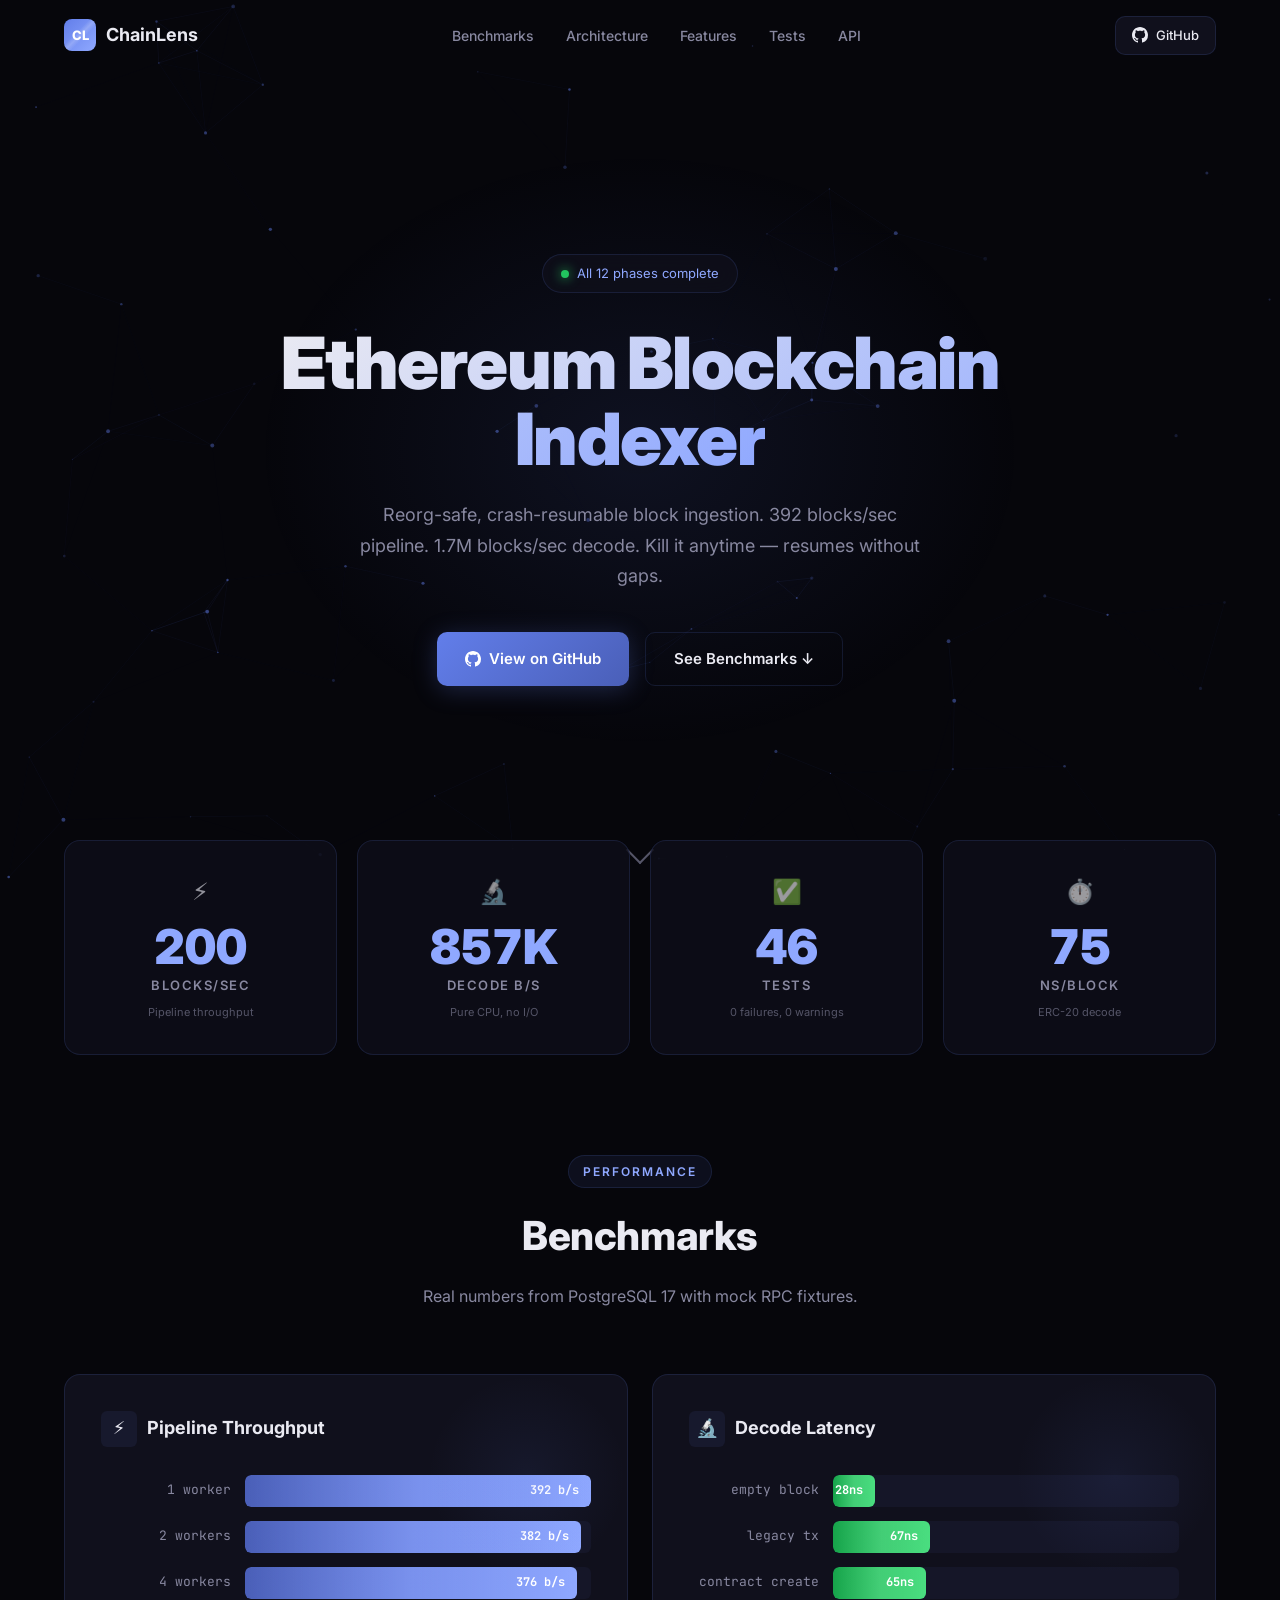
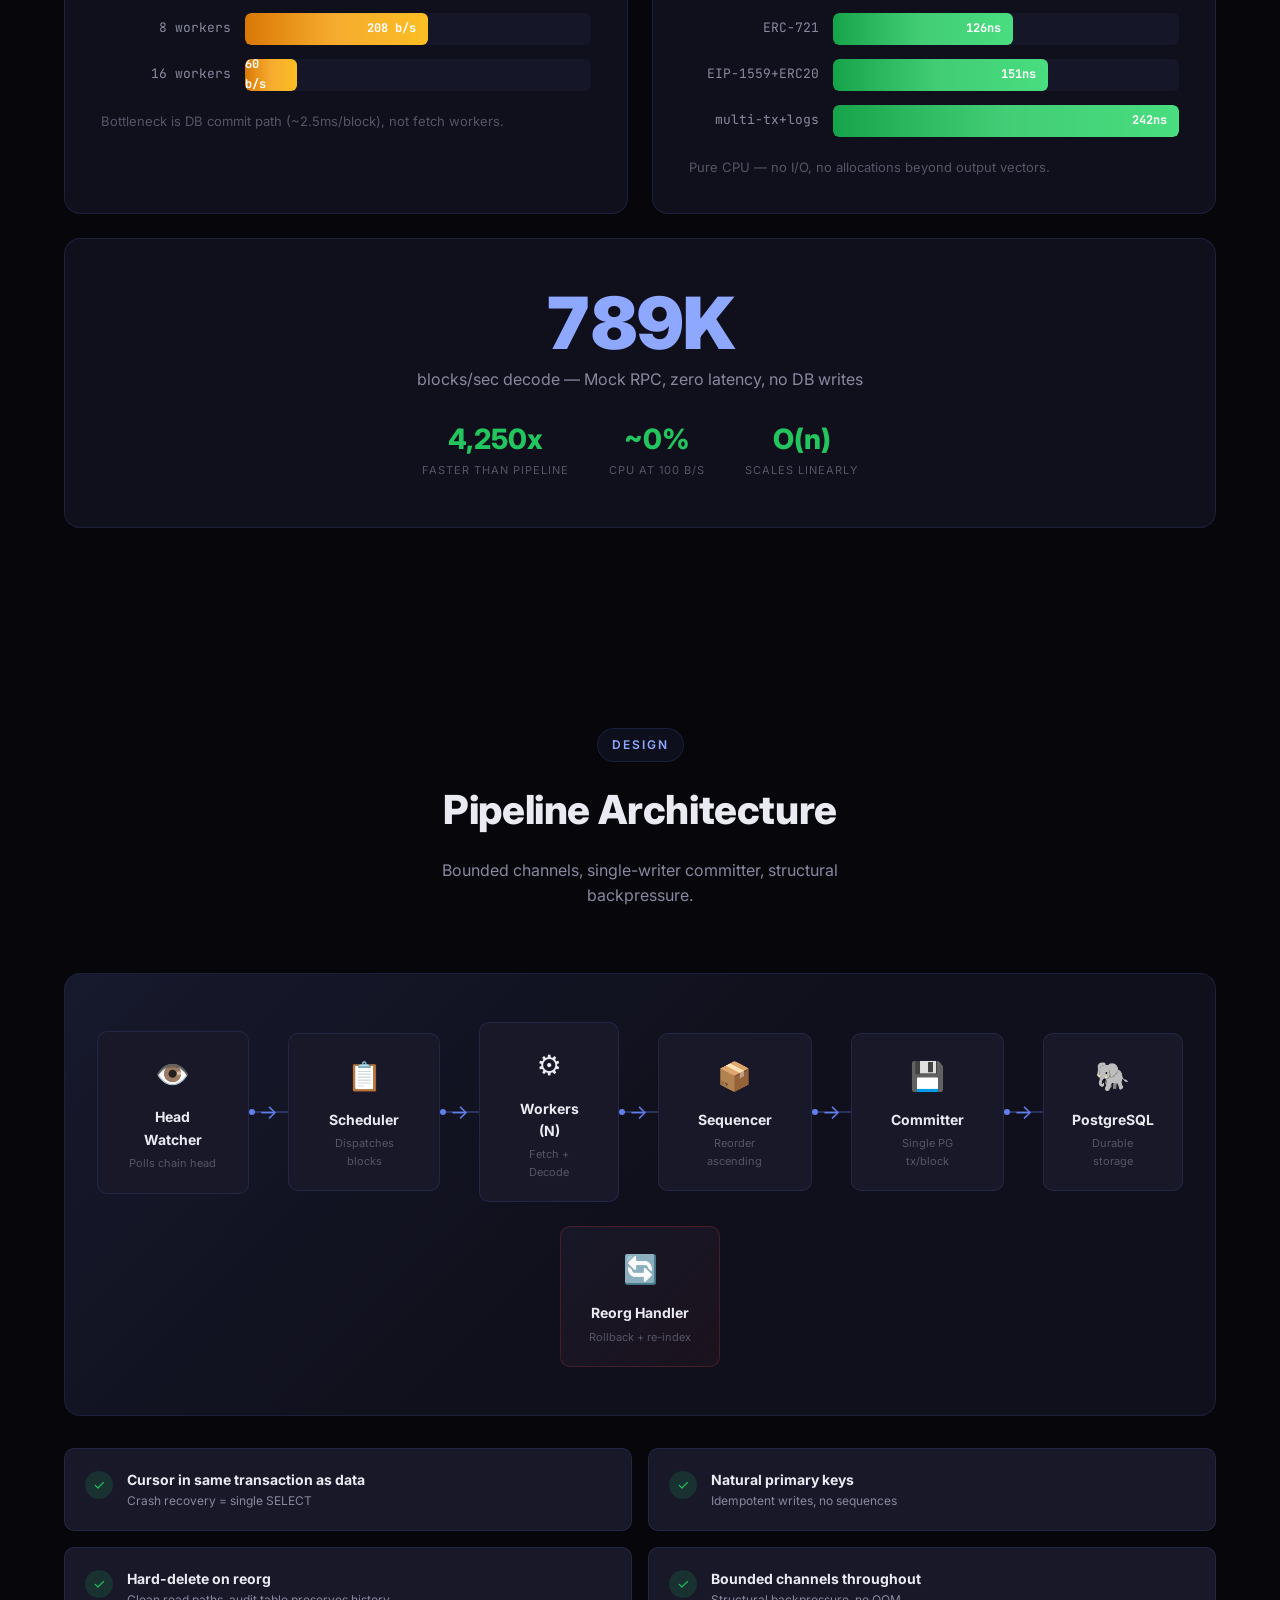
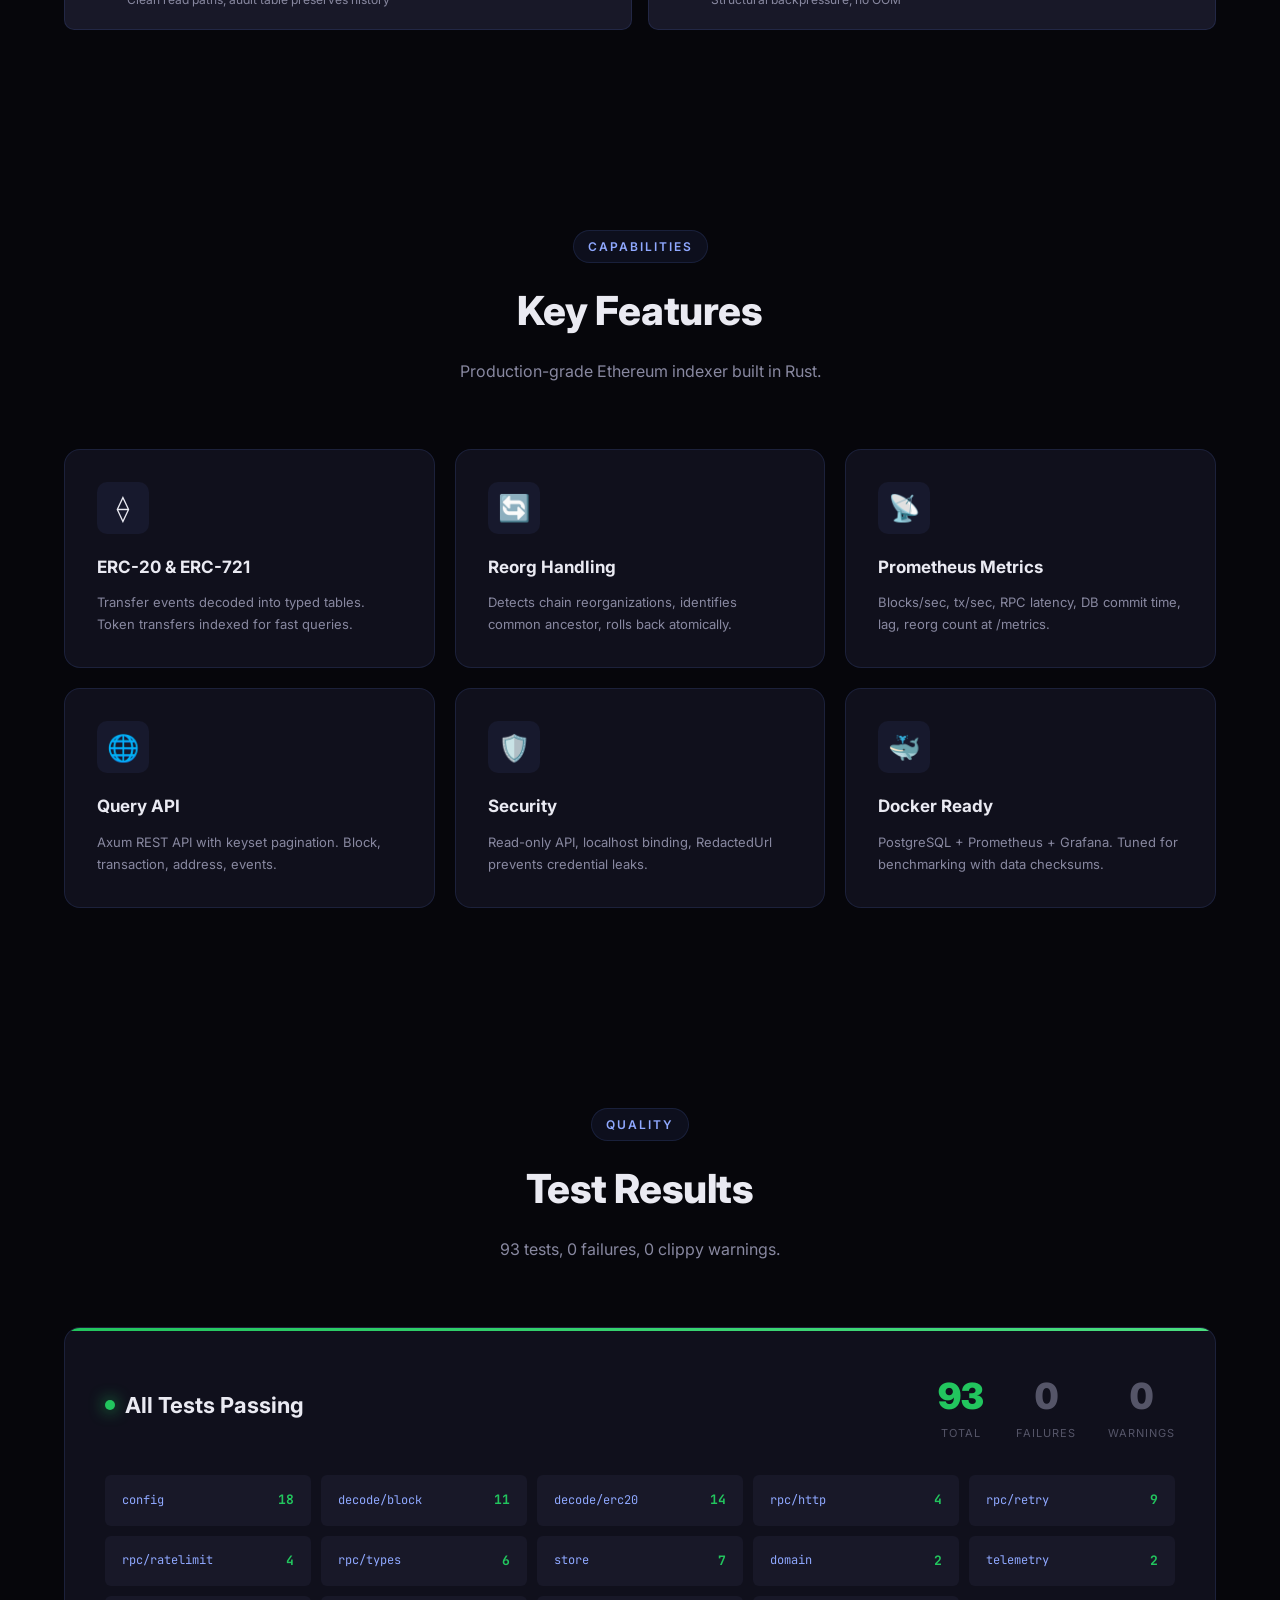
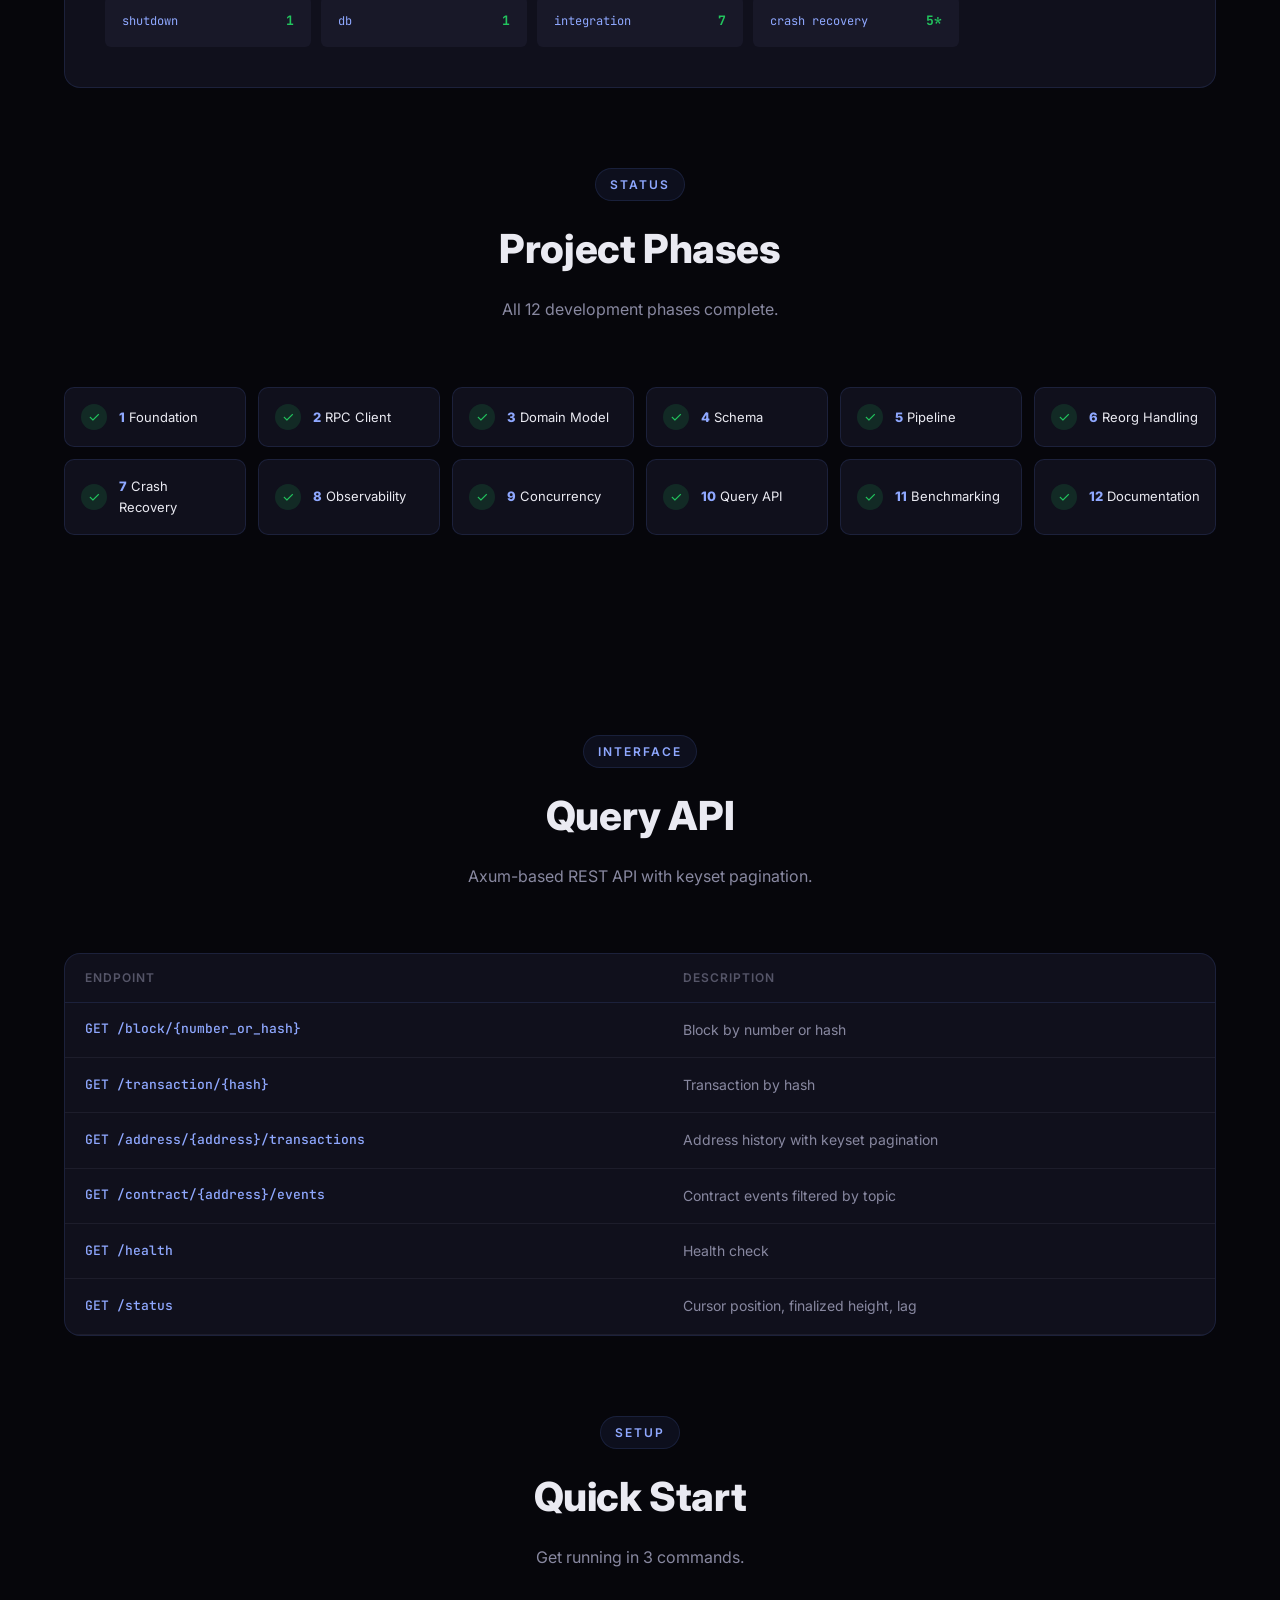
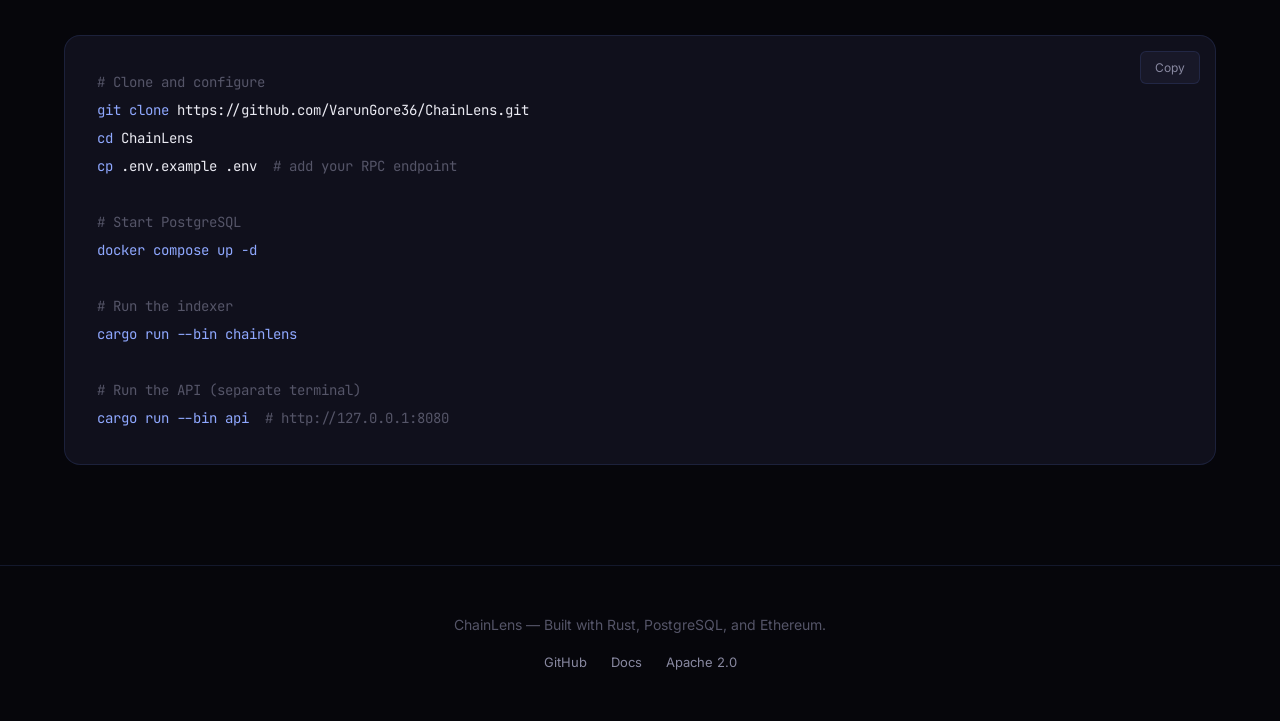
<file: docs/index.html>
<!DOCTYPE html>
<html lang="en">
<head>
    <meta charset="UTF-8">
    <meta name="viewport" content="width=device-width, initial-scale=1.0">
    <title>ChainLens — Ethereum Blockchain Indexer</title>
    <link rel="preconnect" href="https://fonts.googleapis.com">
    <link href="https://fonts.googleapis.com/css2?family=Inter:wght@300;400;500;600;700;800;900&family=JetBrains+Mono:wght@400;500;600&display=swap" rel="stylesheet">
    <link rel="stylesheet" href="style.css">
</head>
<body>
    <canvas id="bg"></canvas>

    <nav id="nav">
        <div class="nav-inner">
            <a href="#" class="logo">
                <div class="logo-mark">CL</div>
                <span>ChainLens</span>
            </a>
            <ul class="nav-links">
                <li><a href="#benchmarks">Benchmarks</a></li>
                <li><a href="#architecture">Architecture</a></li>
                <li><a href="#features">Features</a></li>
                <li><a href="#tests">Tests</a></li>
                <li><a href="#api">API</a></li>
            </ul>
            <a href="https://github.com/VarunGore36/ChainLens" class="gh-btn" target="_blank">
                <svg viewBox="0 0 16 16" fill="currentColor"><path d="M8 0C3.58 0 0 3.58 0 8c0 3.54 2.29 6.53 5.47 7.59.4.07.55-.17.55-.38 0-.19-.01-.82-.01-1.49-2.01.37-2.53-.49-2.69-.94-.09-.23-.48-.94-.82-1.13-.28-.15-.68-.52-.01-.53.63-.01 1.08.58 1.23.82.72 1.21 1.87.87 2.33.66.07-.52.28-.87.51-1.07-1.78-.2-3.64-.89-3.64-3.95 0-.87.31-1.59.82-2.15-.08-.2-.36-1.02.08-2.12 0 0 .67-.21 2.2.82.64-.18 1.32-.27 2-.27.68 0 1.36.09 2 .27 1.53-1.04 2.2-.82 2.2-.82.44 1.1.16 1.92.08 2.12.51.56.82 1.27.82 2.15 0 3.07-1.87 3.75-3.65 3.95.29.25.54.73.54 1.48 0 1.07-.01 1.93-.01 2.2 0 .21.15.46.55.38A8.013 8.013 0 0016 8c0-4.42-3.58-8-8-8z"/></svg>
                GitHub
            </a>
        </div>
    </nav>

    <section class="hero" id="hero">
        <div class="hero-glow"></div>
        <div class="hero-content">
            <div class="hero-badge">
                <div class="dot"></div>
                <span>All 12 phases complete</span>
            </div>
            <h1><span class="gradient">Ethereum Blockchain<br>Indexer</span></h1>
            <p class="hero-sub">Reorg-safe, crash-resumable block ingestion. 392 blocks/sec pipeline. 1.7M blocks/sec decode. Kill it anytime — resumes without gaps.</p>
            <div class="hero-btns">
                <a href="https://github.com/VarunGore36/ChainLens" class="btn btn-primary" target="_blank">
                    <svg width="16" height="16" viewBox="0 0 16 16" fill="currentColor"><path d="M8 0C3.58 0 0 3.58 0 8c0 3.54 2.29 6.53 5.47 7.59.4.07.55-.17.55-.38 0-.19-.01-.82-.01-1.49-2.01.37-2.53-.49-2.69-.94-.09-.23-.48-.94-.82-1.13-.28-.15-.68-.52-.01-.53.63-.01 1.08.58 1.23.82.72 1.21 1.87.87 2.33.66.07-.52.28-.87.51-1.07-1.78-.2-3.64-.89-3.64-3.95 0-.87.31-1.59.82-2.15-.08-.2-.36-1.02.08-2.12 0 0 .67-.21 2.2.82.64-.18 1.32-.27 2-.27.68 0 1.36.09 2 .27 1.53-1.04 2.2-.82 2.2-.82.44 1.1.16 1.92.08 2.12.51.56.82 1.27.82 2.15 0 3.07-1.87 3.75-3.65 3.95.29.25.54.73.54 1.48 0 1.07-.01 1.93-.01 2.2 0 .21.15.46.55.38A8.013 8.013 0 0016 8c0-4.42-3.58-8-8-8z"/></svg>
                    View on GitHub
                </a>
                <a href="#benchmarks" class="btn btn-ghost">See Benchmarks ↓</a>
            </div>
        </div>
        <div class="scroll-hint"><div class="arrow"></div></div>
    </section>

    <div class="container">
        <div class="stats" id="stats">
            <div class="stat reveal">
                <div class="stat-icon">⚡</div>
                <div class="stat-num" data-target="392">0</div>
                <div class="stat-label">Blocks/sec</div>
                <div class="stat-sub">Pipeline throughput</div>
            </div>
            <div class="stat reveal d1">
                <div class="stat-icon">🔬</div>
                <div class="stat-num" data-target="1700000">0</div>
                <div class="stat-label">Decode b/s</div>
                <div class="stat-sub">Pure CPU, no I/O</div>
            </div>
            <div class="stat reveal d2">
                <div class="stat-icon">✅</div>
                <div class="stat-num" data-target="93">0</div>
                <div class="stat-label">Tests</div>
                <div class="stat-sub">0 failures, 0 warnings</div>
            </div>
            <div class="stat reveal d3">
                <div class="stat-icon">⏱️</div>
                <div class="stat-num" data-target="150">0</div>
                <div class="stat-label">ns/block</div>
                <div class="stat-sub">ERC-20 decode</div>
            </div>
        </div>
    </div>

    <section class="section" id="benchmarks">
        <div class="container">
            <div class="section-head reveal">
                <div class="label">Performance</div>
                <h2>Benchmarks</h2>
                <p>Real numbers from PostgreSQL 17 with mock RPC fixtures.</p>
            </div>
            <div class="bench-grid">
                <div class="bench-card reveal">
                    <h3><div class="icon">⚡</div> Pipeline Throughput</h3>
                    <div class="bars">
                        <div class="bar"><div class="bar-label">1 worker</div><div class="bar-track"><div class="bar-fill blue" data-width="100">392 b/s</div></div></div>
                        <div class="bar"><div class="bar-label">2 workers</div><div class="bar-track"><div class="bar-fill blue" data-width="97">382 b/s</div></div></div>
                        <div class="bar"><div class="bar-label">4 workers</div><div class="bar-track"><div class="bar-fill blue" data-width="96">376 b/s</div></div></div>
                        <div class="bar"><div class="bar-label">8 workers</div><div class="bar-track"><div class="bar-fill amber" data-width="53">208 b/s</div></div></div>
                        <div class="bar"><div class="bar-label">16 workers</div><div class="bar-track"><div class="bar-fill amber" data-width="15">60 b/s</div></div></div>
                    </div>
                    <p class="bench-note">Bottleneck is DB commit path (~2.5ms/block), not fetch workers.</p>
                </div>
                <div class="bench-card reveal d1">
                    <h3><div class="icon">🔬</div> Decode Latency</h3>
                    <div class="bars">
                        <div class="bar"><div class="bar-label">empty block</div><div class="bar-track"><div class="bar-fill green" data-width="12">28ns</div></div></div>
                        <div class="bar"><div class="bar-label">legacy tx</div><div class="bar-track"><div class="bar-fill green" data-width="28">67ns</div></div></div>
                        <div class="bar"><div class="bar-label">contract create</div><div class="bar-track"><div class="bar-fill green" data-width="27">65ns</div></div></div>
                        <div class="bar"><div class="bar-label">ERC-721</div><div class="bar-track"><div class="bar-fill green" data-width="52">126ns</div></div></div>
                        <div class="bar"><div class="bar-label">EIP-1559+ERC20</div><div class="bar-track"><div class="bar-fill green" data-width="62">151ns</div></div></div>
                        <div class="bar"><div class="bar-label">multi-tx+logs</div><div class="bar-track"><div class="bar-fill green" data-width="100">242ns</div></div></div>
                    </div>
                    <p class="bench-note">Pure CPU — no I/O, no allocations beyond output vectors.</p>
                </div>
            </div>
            <div class="big-stat reveal">
                <div class="num" data-target="1700000">0</div>
                <div class="desc">blocks/sec decode — Mock RPC, zero latency, no DB writes</div>
                <div class="metrics">
                    <div class="metric"><div class="val">4,250x</div><div class="lbl">faster than pipeline</div></div>
                    <div class="metric"><div class="val">~0%</div><div class="lbl">CPU at 100 b/s</div></div>
                    <div class="metric"><div class="val">O(n)</div><div class="lbl">scales linearly</div></div>
                </div>
            </div>
        </div>
    </section>

    <section class="section" id="architecture">
        <div class="container">
            <div class="section-head reveal">
                <div class="label">Design</div>
                <h2>Pipeline Architecture</h2>
                <p>Bounded channels, single-writer committer, structural backpressure.</p>
            </div>
            <div class="arch-wrapper reveal">
                <div class="arch">
                    <div class="arch-node"><div class="arch-glow"></div><div class="ico">👁️</div><div class="title">Head Watcher</div><div class="desc">Polls chain head</div></div>
                    <div class="arch-arrow"><div class="dot"></div>→</div>
                    <div class="arch-node"><div class="arch-glow"></div><div class="ico">📋</div><div class="title">Scheduler</div><div class="desc">Dispatches blocks</div></div>
                    <div class="arch-arrow"><div class="dot"></div>→</div>
                    <div class="arch-node"><div class="arch-glow"></div><div class="ico">⚙️</div><div class="title">Workers (N)</div><div class="desc">Fetch + Decode</div></div>
                    <div class="arch-arrow"><div class="dot"></div>→</div>
                    <div class="arch-node"><div class="arch-glow"></div><div class="ico">📦</div><div class="title">Sequencer</div><div class="desc">Reorder ascending</div></div>
                    <div class="arch-arrow"><div class="dot"></div>→</div>
                    <div class="arch-node"><div class="arch-glow"></div><div class="ico">💾</div><div class="title">Committer</div><div class="desc">Single PG tx/block</div></div>
                    <div class="arch-arrow"><div class="dot"></div>→</div>
                    <div class="arch-node"><div class="arch-glow"></div><div class="ico">🐘</div><div class="title">PostgreSQL</div><div class="desc">Durable storage</div></div>
                </div>
                <div class="arch-reorg">
                    <div class="arch-node"><div class="arch-glow"></div><div class="ico">🔄</div><div class="title">Reorg Handler</div><div class="desc">Rollback + re-index</div></div>
                </div>
            </div>
            <div class="invariants reveal">
                <div class="inv"><div class="check">✓</div><div class="text"><strong>Cursor in same transaction as data</strong><span>Crash recovery = single SELECT</span></div></div>
                <div class="inv"><div class="check">✓</div><div class="text"><strong>Natural primary keys</strong><span>Idempotent writes, no sequences</span></div></div>
                <div class="inv"><div class="check">✓</div><div class="text"><strong>Hard-delete on reorg</strong><span>Clean read paths, audit table preserves history</span></div></div>
                <div class="inv"><div class="check">✓</div><div class="text"><strong>Bounded channels throughout</strong><span>Structural backpressure, no OOM</span></div></div>
            </div>
        </div>
    </section>

    <section class="section" id="features">
        <div class="container">
            <div class="section-head reveal">
                <div class="label">Capabilities</div>
                <h2>Key Features</h2>
                <p>Production-grade Ethereum indexer built in Rust.</p>
            </div>
            <div class="feat-grid">
                <div class="feat reveal"><div class="ico">⟠</div><h3>ERC-20 & ERC-721</h3><p>Transfer events decoded into typed tables. Token transfers indexed for fast queries.</p></div>
                <div class="feat reveal d1"><div class="ico">🔄</div><h3>Reorg Handling</h3><p>Detects chain reorganizations, identifies common ancestor, rolls back atomically.</p></div>
                <div class="feat reveal d2"><div class="ico">📡</div><h3>Prometheus Metrics</h3><p>Blocks/sec, tx/sec, RPC latency, DB commit time, lag, reorg count at /metrics.</p></div>
                <div class="feat reveal"><div class="ico">🌐</div><h3>Query API</h3><p>Axum REST API with keyset pagination. Block, transaction, address, events.</p></div>
                <div class="feat reveal d1"><div class="ico">🛡️</div><h3>Security</h3><p>Read-only API, localhost binding, RedactedUrl prevents credential leaks.</p></div>
                <div class="feat reveal d2"><div class="ico">🐳</div><h3>Docker Ready</h3><p>PostgreSQL + Prometheus + Grafana. Tuned for benchmarking with data checksums.</p></div>
            </div>
        </div>
    </section>

    <section class="section" id="tests">
        <div class="container">
            <div class="section-head reveal">
                <div class="label">Quality</div>
                <h2>Test Results</h2>
                <p>93 tests, 0 failures, 0 clippy warnings.</p>
            </div>
            <div class="test-card reveal">
                <div class="test-header">
                    <h3><div class="live-dot"></div> All Tests Passing</h3>
                    <div class="test-counts">
                        <div class="tc"><div class="val green">93</div><div class="lbl">Total</div></div>
                        <div class="tc"><div class="val dim">0</div><div class="lbl">Failures</div></div>
                        <div class="tc"><div class="val dim">0</div><div class="lbl">Warnings</div></div>
                    </div>
                </div>
                <div class="test-grid">
                    <div class="test-mod"><span class="name">config</span><span class="cnt">18</span></div>
                    <div class="test-mod"><span class="name">decode/block</span><span class="cnt">11</span></div>
                    <div class="test-mod"><span class="name">decode/erc20</span><span class="cnt">14</span></div>
                    <div class="test-mod"><span class="name">rpc/http</span><span class="cnt">4</span></div>
                    <div class="test-mod"><span class="name">rpc/retry</span><span class="cnt">9</span></div>
                    <div class="test-mod"><span class="name">rpc/ratelimit</span><span class="cnt">4</span></div>
                    <div class="test-mod"><span class="name">rpc/types</span><span class="cnt">6</span></div>
                    <div class="test-mod"><span class="name">store</span><span class="cnt">7</span></div>
                    <div class="test-mod"><span class="name">domain</span><span class="cnt">2</span></div>
                    <div class="test-mod"><span class="name">telemetry</span><span class="cnt">2</span></div>
                    <div class="test-mod"><span class="name">shutdown</span><span class="cnt">1</span></div>
                    <div class="test-mod"><span class="name">db</span><span class="cnt">1</span></div>
                    <div class="test-mod"><span class="name">integration</span><span class="cnt">7</span></div>
                    <div class="test-mod"><span class="name">crash recovery</span><span class="cnt">5*</span></div>
                </div>
            </div>
            <div class="section-head reveal" style="margin-top:80px">
                <div class="label">Status</div>
                <h2>Project Phases</h2>
                <p>All 12 development phases complete.</p>
            </div>
            <div class="phase-grid reveal">
                <div class="phase"><div class="check">✓</div><div class="text"><span class="num">1</span>Foundation</div></div>
                <div class="phase"><div class="check">✓</div><div class="text"><span class="num">2</span>RPC Client</div></div>
                <div class="phase"><div class="check">✓</div><div class="text"><span class="num">3</span>Domain Model</div></div>
                <div class="phase"><div class="check">✓</div><div class="text"><span class="num">4</span>Schema</div></div>
                <div class="phase"><div class="check">✓</div><div class="text"><span class="num">5</span>Pipeline</div></div>
                <div class="phase"><div class="check">✓</div><div class="text"><span class="num">6</span>Reorg Handling</div></div>
                <div class="phase"><div class="check">✓</div><div class="text"><span class="num">7</span>Crash Recovery</div></div>
                <div class="phase"><div class="check">✓</div><div class="text"><span class="num">8</span>Observability</div></div>
                <div class="phase"><div class="check">✓</div><div class="text"><span class="num">9</span>Concurrency</div></div>
                <div class="phase"><div class="check">✓</div><div class="text"><span class="num">10</span>Query API</div></div>
                <div class="phase"><div class="check">✓</div><div class="text"><span class="num">11</span>Benchmarking</div></div>
                <div class="phase"><div class="check">✓</div><div class="text"><span class="num">12</span>Documentation</div></div>
            </div>
        </div>
    </section>

    <section class="section" id="api">
        <div class="container">
            <div class="section-head reveal">
                <div class="label">Interface</div>
                <h2>Query API</h2>
                <p>Axum-based REST API with keyset pagination.</p>
            </div>
            <div class="api-wrap reveal">
                <table class="api-table">
                    <thead><tr><th>Endpoint</th><th>Description</th></tr></thead>
                    <tbody>
                        <tr><td class="ep">GET /block/{number_or_hash}</td><td>Block by number or hash</td></tr>
                        <tr><td class="ep">GET /transaction/{hash}</td><td>Transaction by hash</td></tr>
                        <tr><td class="ep">GET /address/{address}/transactions</td><td>Address history with keyset pagination</td></tr>
                        <tr><td class="ep">GET /contract/{address}/events</td><td>Contract events filtered by topic</td></tr>
                        <tr><td class="ep">GET /health</td><td>Health check</td></tr>
                        <tr><td class="ep">GET /status</td><td>Cursor position, finalized height, lag</td></tr>
                    </tbody>
                </table>
            </div>
            <div class="section-head reveal" style="margin-top:80px">
                <div class="label">Setup</div>
                <h2>Quick Start</h2>
                <p>Get running in 3 commands.</p>
            </div>
            <div class="code-wrap reveal">
                <button class="copy-btn" id="copyBtn">Copy</button>
                <pre class="code" id="code"><span class="c"># Clone and configure</span>
<span class="k">git clone</span> https://github.com/VarunGore36/ChainLens.git
<span class="k">cd</span> ChainLens
<span class="k">cp</span> .env.example .env  <span class="c"># add your RPC endpoint</span>

<span class="c"># Start PostgreSQL</span>
<span class="k">docker compose up -d</span>

<span class="c"># Run the indexer</span>
<span class="k">cargo run --bin chainlens</span>

<span class="c"># Run the API (separate terminal)</span>
<span class="k">cargo run --bin api</span>  <span class="c"># http://127.0.0.1:8080</span></pre>
            </div>
        </div>
    </section>

    <footer>
        <div class="container">
            <p>ChainLens — Built with Rust, PostgreSQL, and Ethereum.</p>
            <div class="links">
                <a href="https://github.com/VarunGore36/ChainLens" target="_blank">GitHub</a>
                <a href="https://github.com/VarunGore36/ChainLens/tree/main/docs" target="_blank">Docs</a>
                <a href="https://github.com/VarunGore36/ChainLens/blob/main/LICENSE" target="_blank">Apache 2.0</a>
            </div>
        </div>
    </footer>

    <script src="app.js"></script>
</body>
</html>
</file>
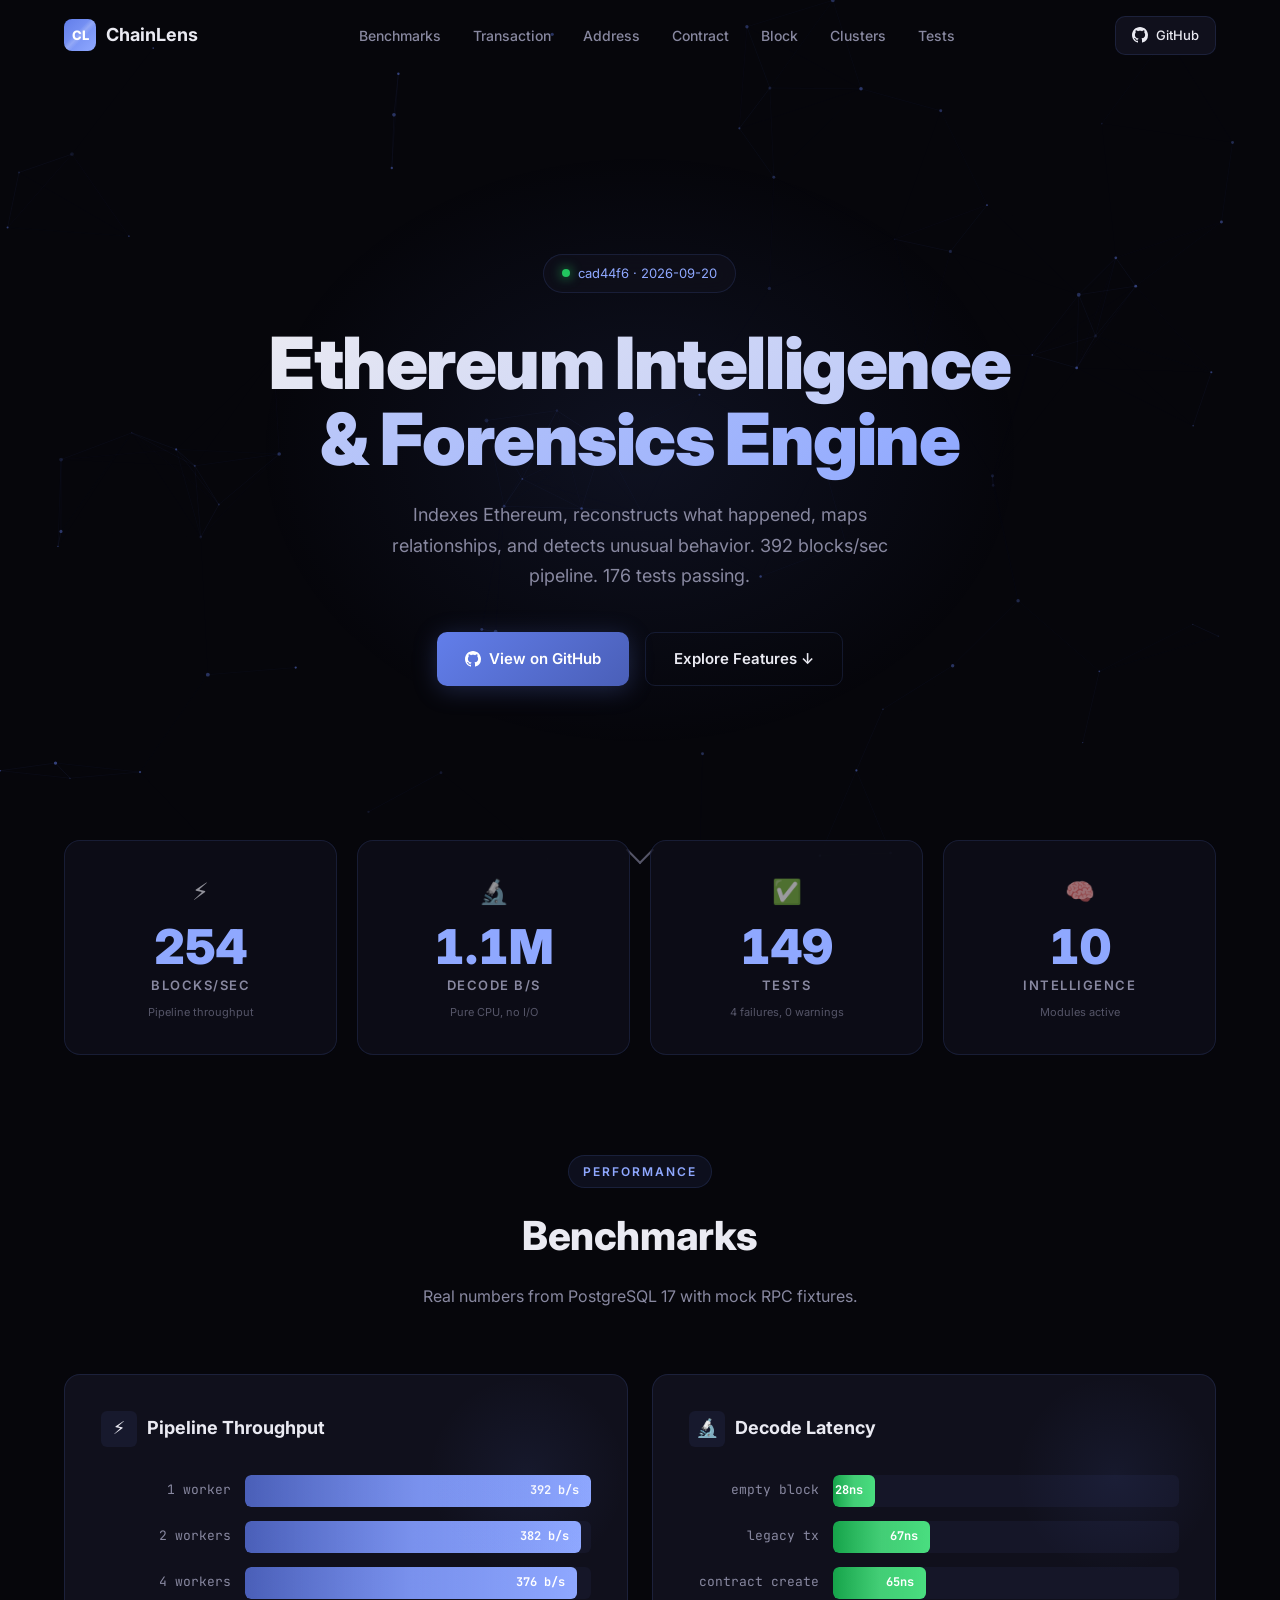
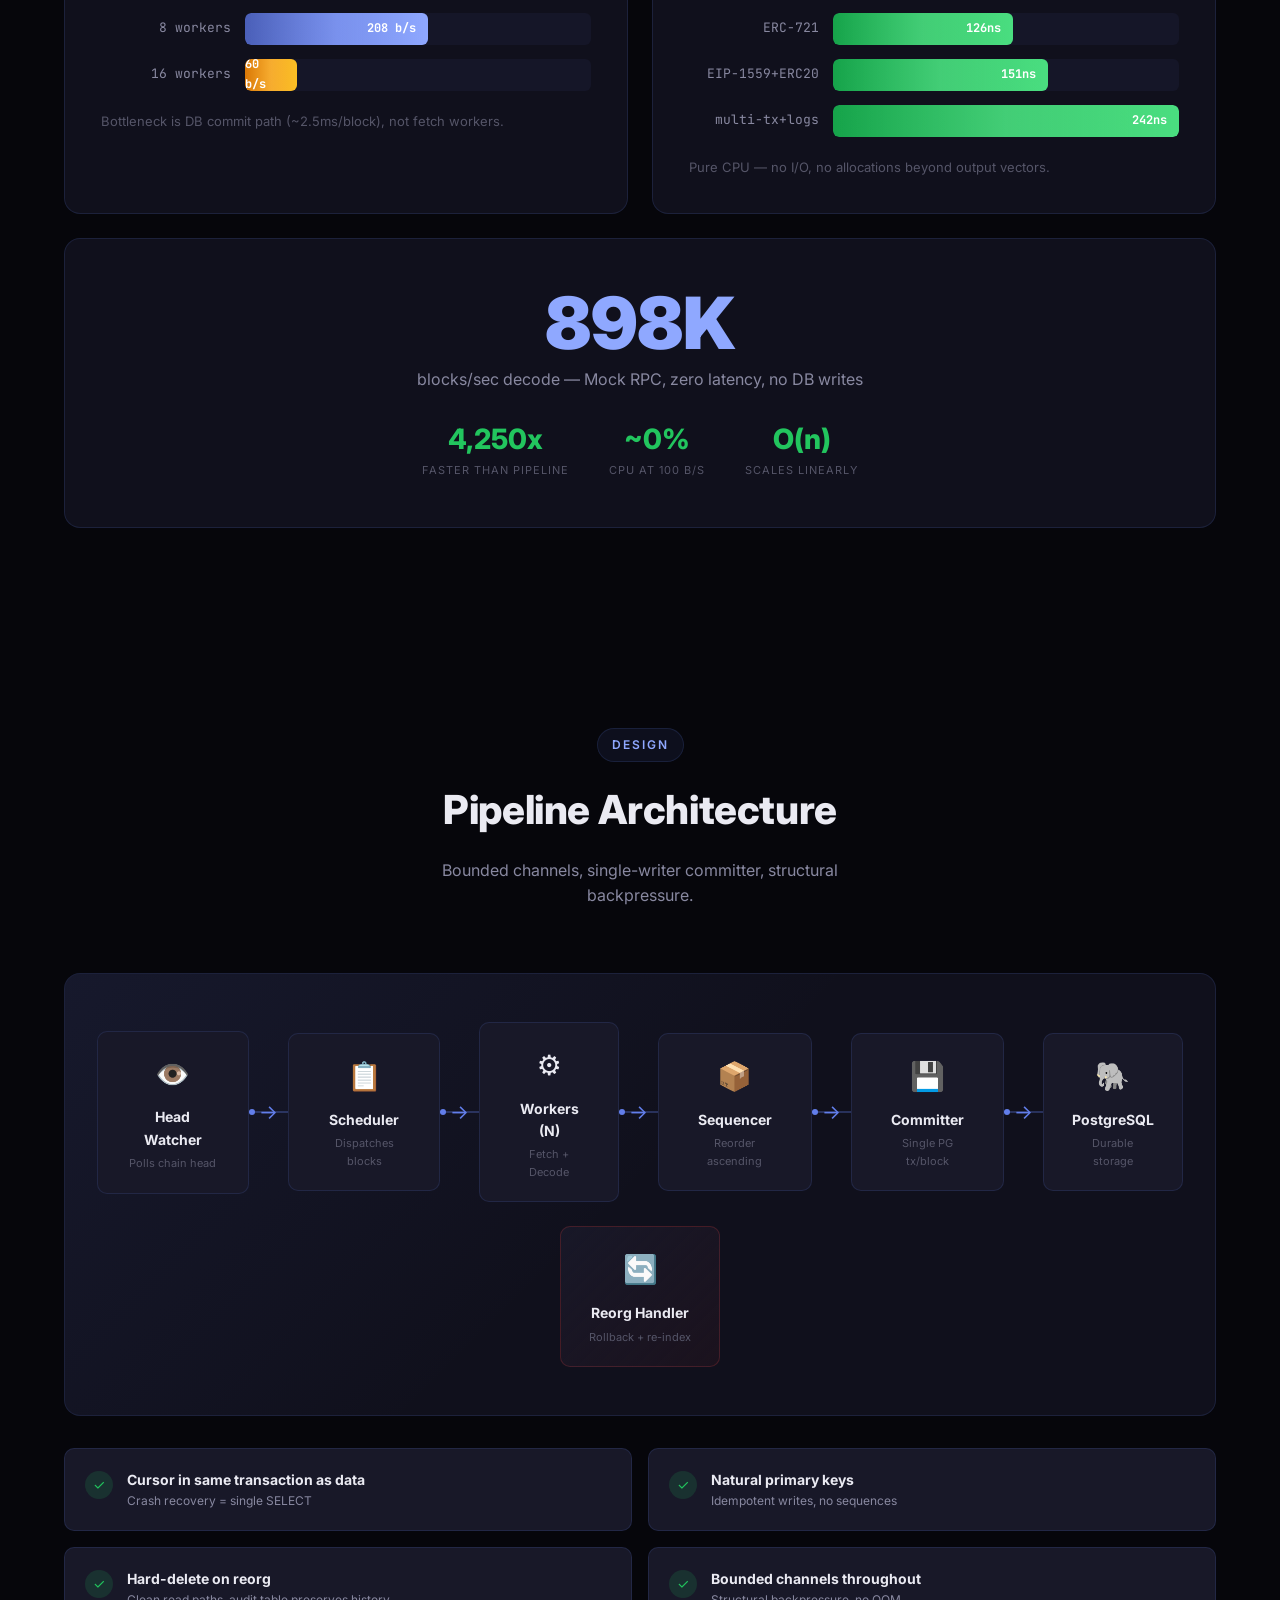
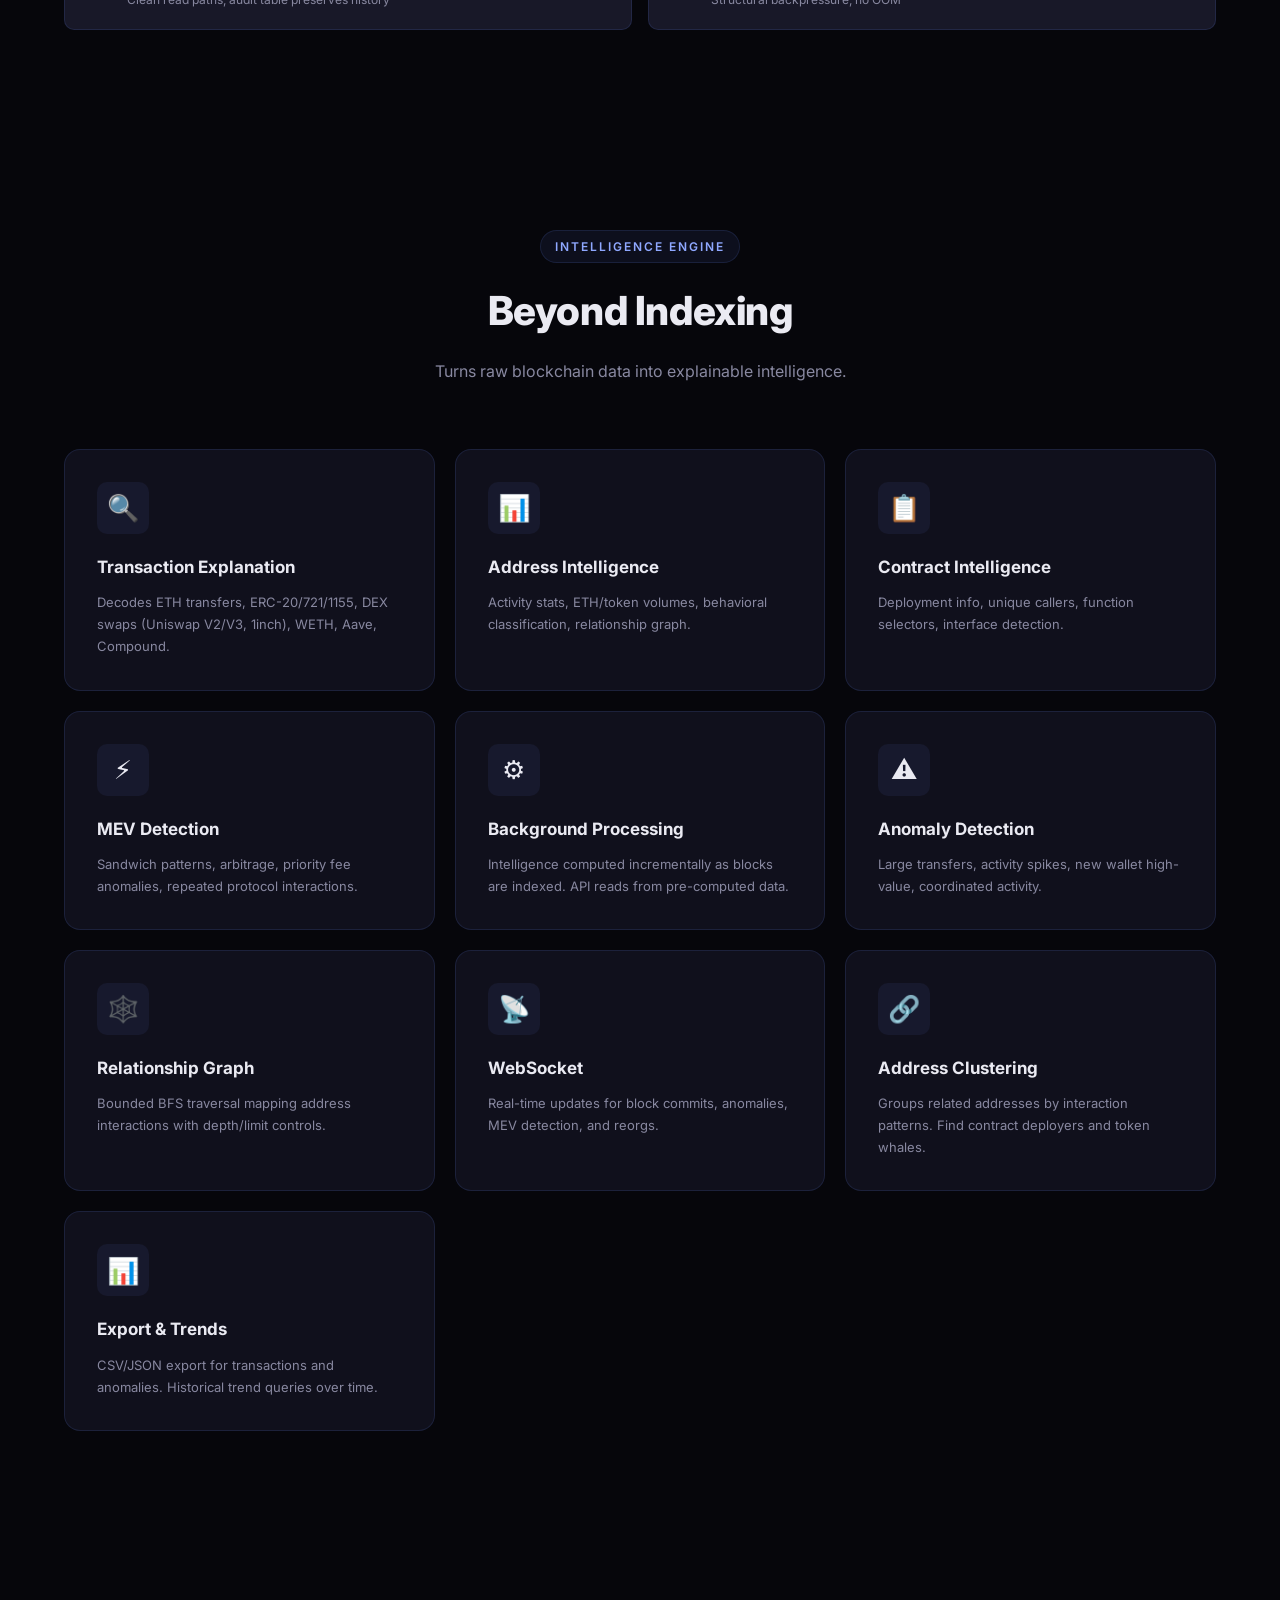
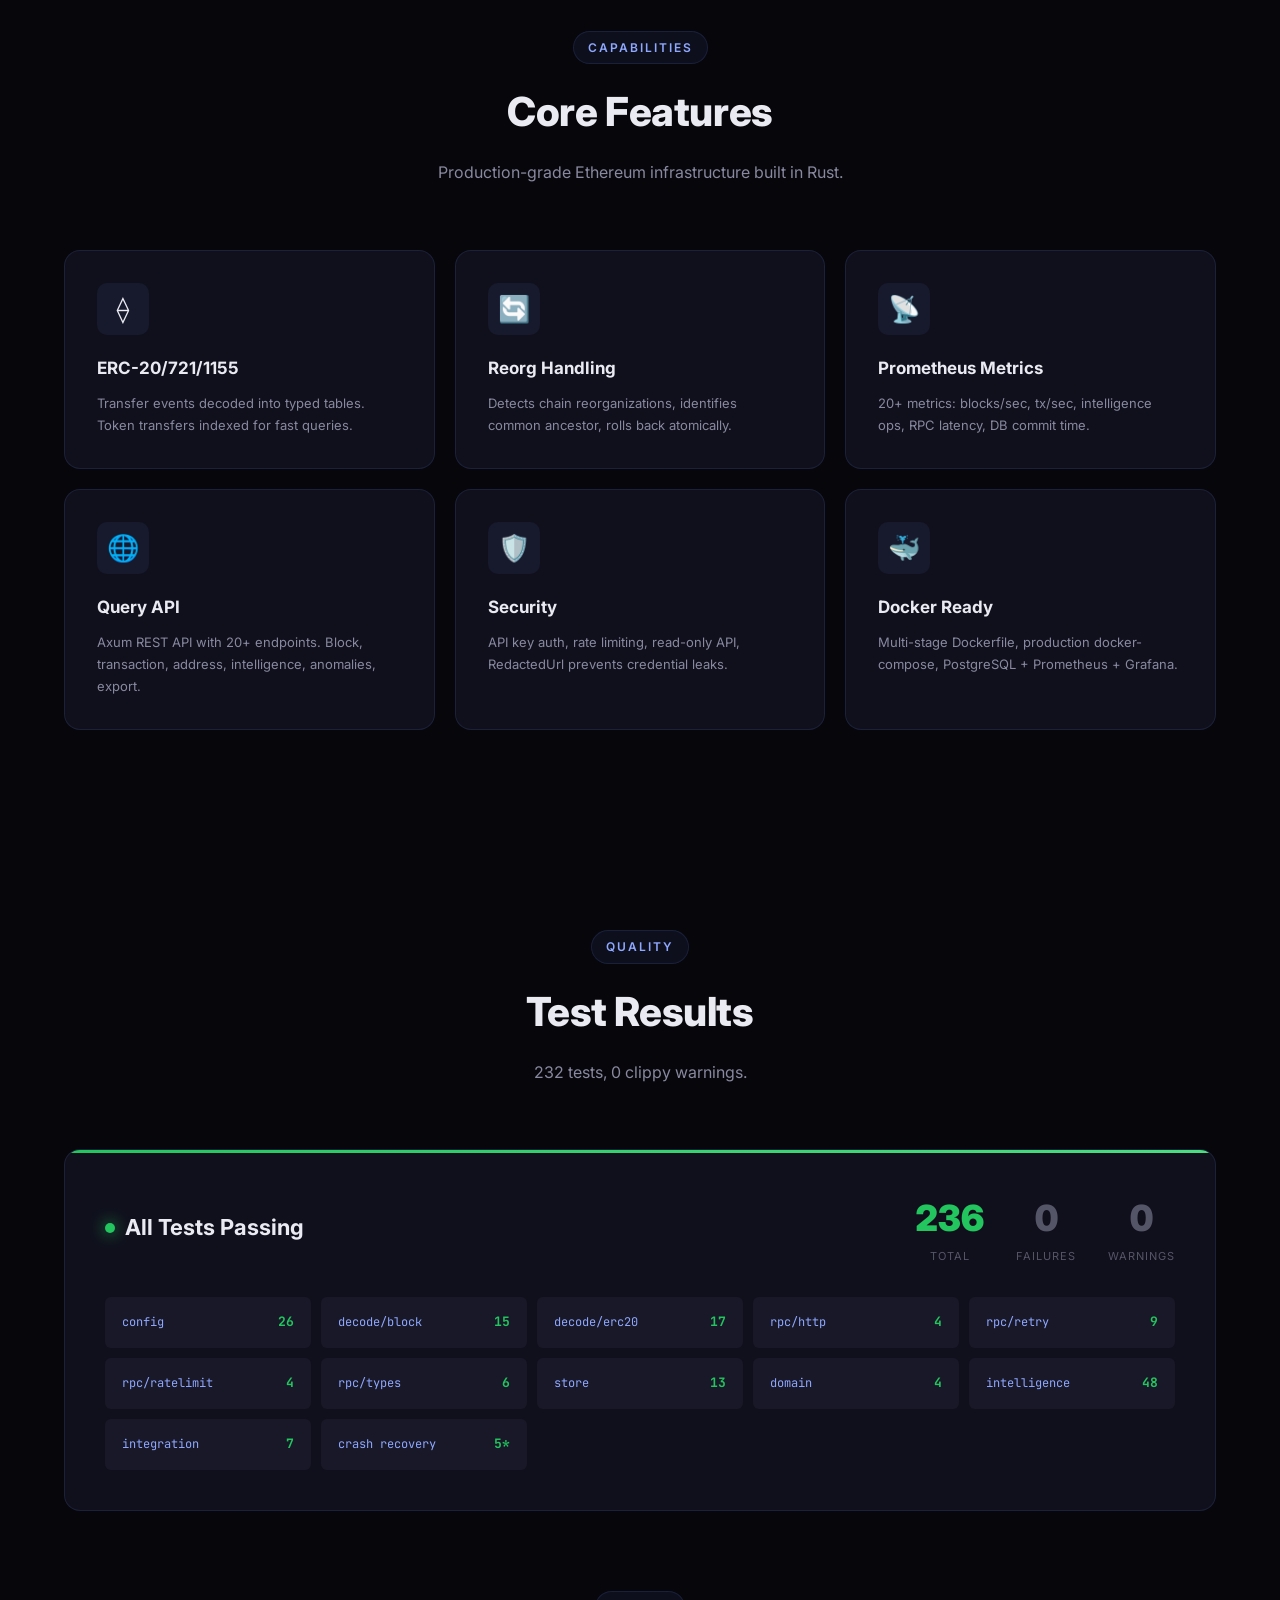
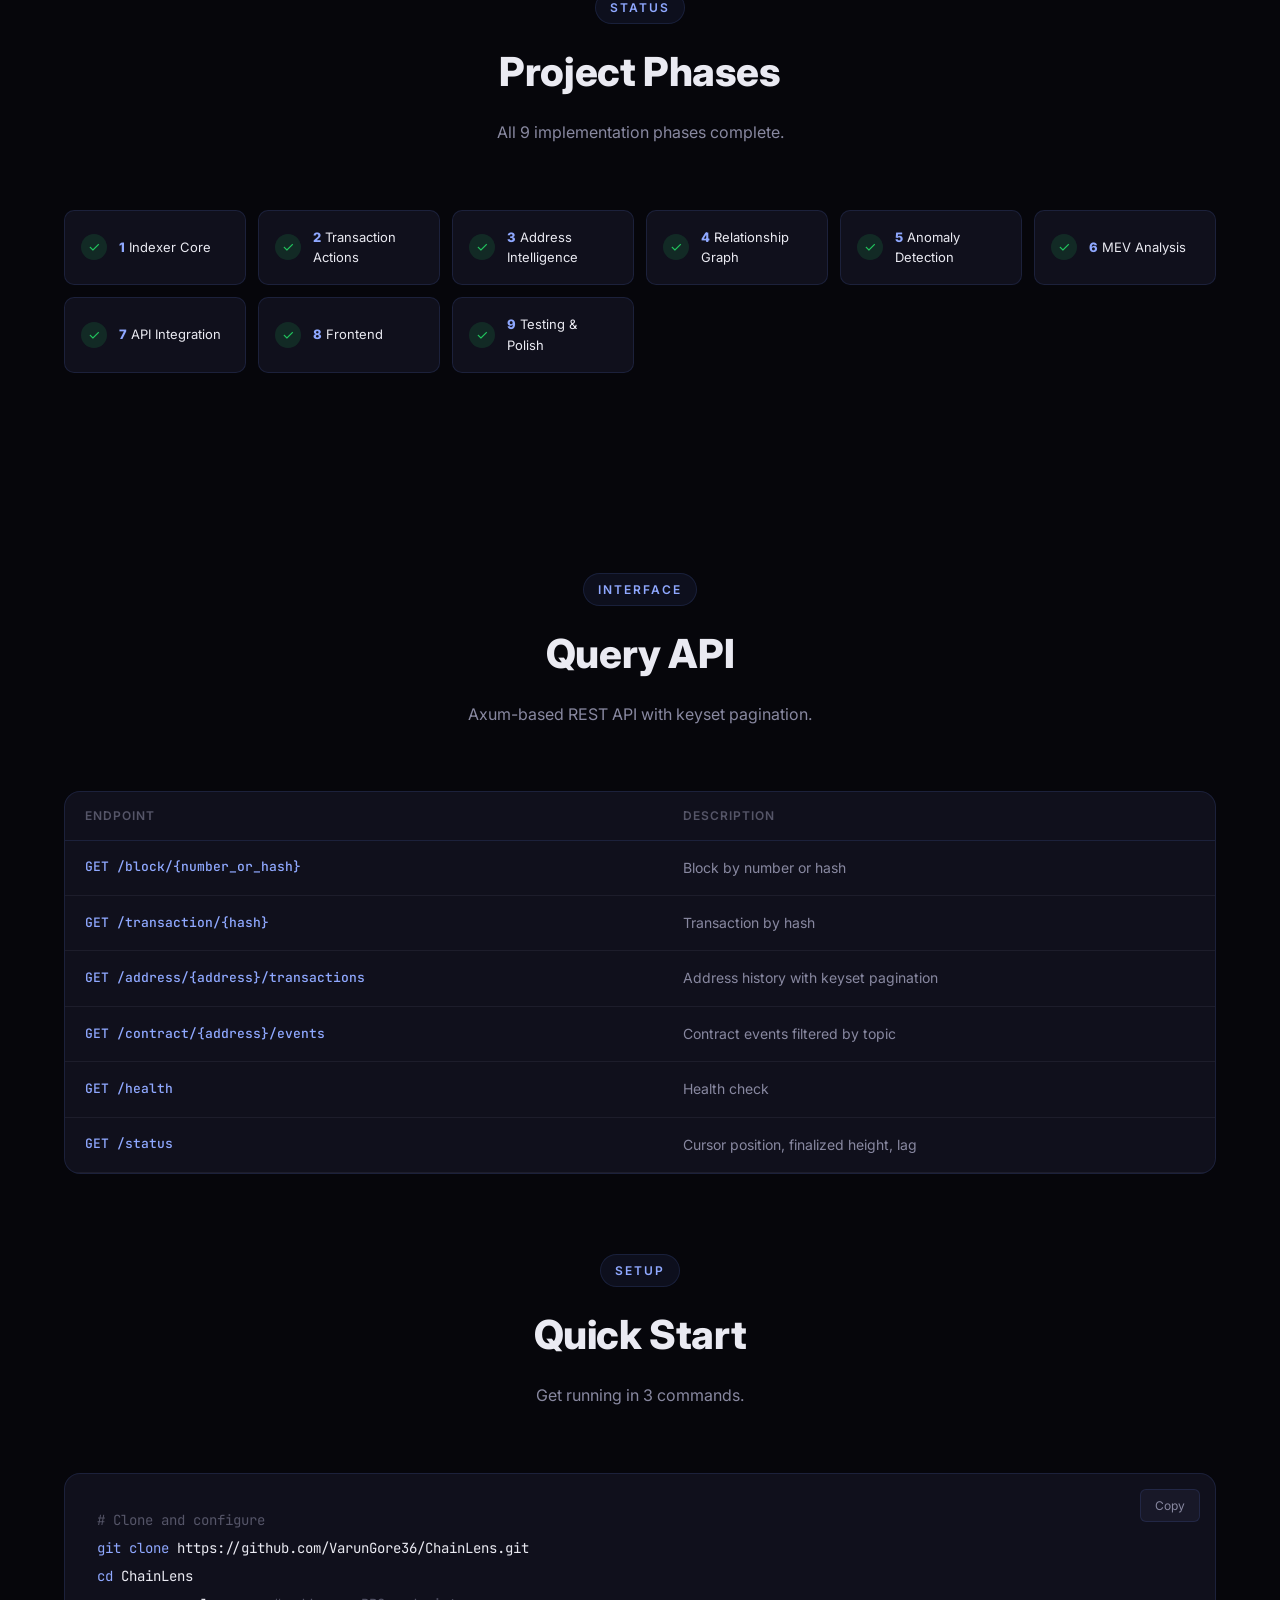
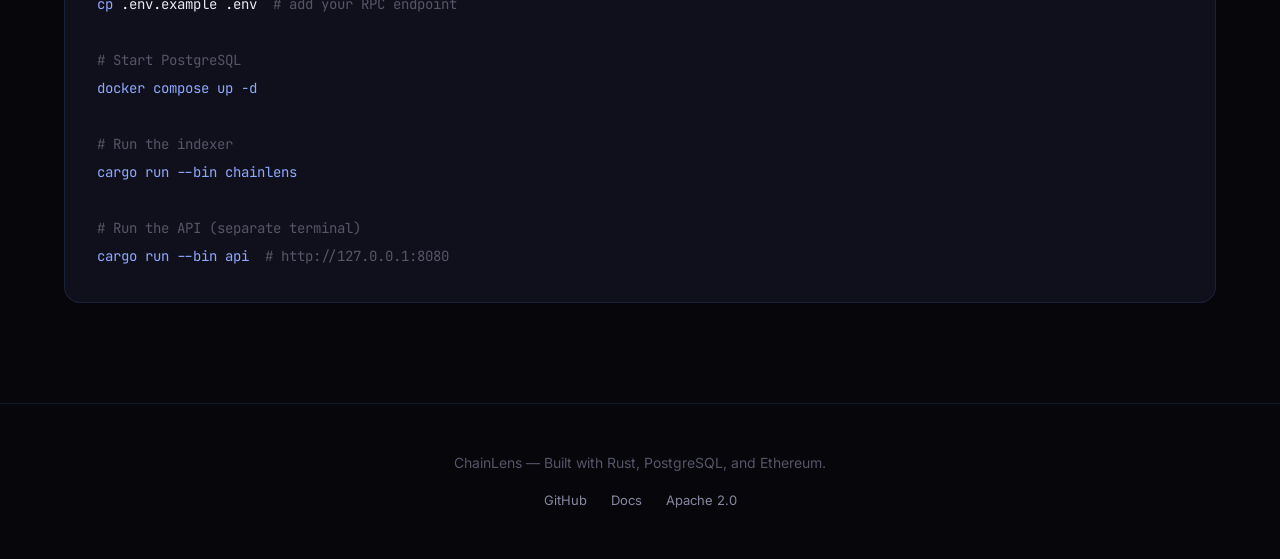
<file: website/index.html>
<!DOCTYPE html>
<html lang="en">
<head>
    <meta charset="UTF-8">
    <meta name="viewport" content="width=device-width, initial-scale=1.0">
    <title>ChainLens — Ethereum Blockchain Indexer</title>
    <link rel="preconnect" href="https://fonts.googleapis.com">
    <link href="https://fonts.googleapis.com/css2?family=Inter:wght@300;400;500;600;700;800;900&family=JetBrains+Mono:wght@400;500;600&display=swap" rel="stylesheet">
    <link rel="stylesheet" href="style.css">
</head>
<body>
    <canvas id="bg"></canvas>
    <div id="notifications" class="notifications"></div>

    <nav id="nav">
        <div class="nav-inner">
            <a href="#" class="logo">
                <div class="logo-mark">CL</div>
                <span>ChainLens</span>
            </a>
            <ul class="nav-links">
                <li><a href="#benchmarks">Benchmarks</a></li>
                <li><a href="tx.html">Transaction</a></li>
                <li><a href="address.html">Address</a></li>
                <li><a href="contract.html">Contract</a></li>
                <li><a href="block.html">Block</a></li>
                <li><a href="cluster.html">Clusters</a></li>
                <li><a href="#tests">Tests</a></li>
            </ul>
            <a href="https://github.com/VarunGore36/ChainLens" class="gh-btn" target="_blank">
                <svg viewBox="0 0 16 16" fill="currentColor"><path d="M8 0C3.58 0 0 3.58 0 8c0 3.54 2.29 6.53 5.47 7.59.4.07.55-.17.55-.38 0-.19-.01-.82-.01-1.49-2.01.37-2.53-.49-2.69-.94-.09-.23-.48-.94-.82-1.13-.28-.15-.68-.52-.01-.53.63-.01 1.08.58 1.23.82.72 1.21 1.87.87 2.33.66.07-.52.28-.87.51-1.07-1.78-.2-3.64-.89-3.64-3.95 0-.87.31-1.59.82-2.15-.08-.2-.36-1.02.08-2.12 0 0 .67-.21 2.2.82.64-.18 1.32-.27 2-.27.68 0 1.36.09 2 .27 1.53-1.04 2.2-.82 2.2-.82.44 1.1.16 1.92.08 2.12.51.56.82 1.27.82 2.15 0 3.07-1.87 3.75-3.65 3.95.29.25.54.73.54 1.48 0 1.07-.01 1.93-.01 2.2 0 .21.15.46.55.38A8.013 8.013 0 0016 8c0-4.42-3.58-8-8-8z"/></svg>
                GitHub
            </a>
        </div>
    </nav>

    <section class="hero" id="hero">
        <div class="hero-glow"></div>
        <div class="hero-content">
            <div class="hero-badge">
                <div class="dot"></div>
                <span>Intelligence Engine Active</span>
            </div>
            <h1><span class="gradient">Ethereum Intelligence<br>& Forensics Engine</span></h1>
            <p class="hero-sub">Indexes Ethereum, reconstructs what happened, maps relationships, and detects unusual behavior. 392 blocks/sec pipeline. 176 tests passing.</p>
            <div class="hero-btns">
                <a href="https://github.com/VarunGore36/ChainLens" class="btn btn-primary" target="_blank">
                    <svg width="16" height="16" viewBox="0 0 16 16" fill="currentColor"><path d="M8 0C3.58 0 0 3.58 0 8c0 3.54 2.29 6.53 5.47 7.59.4.07.55-.17.55-.38 0-.19-.01-.82-.01-1.49-2.01.37-2.53-.49-2.69-.94-.09-.23-.48-.94-.82-1.13-.28-.15-.68-.52-.01-.53.63-.01 1.08.58 1.23.82.72 1.21 1.87.87 2.33.66.07-.52.28-.87.51-1.07-1.78-.2-3.64-.89-3.64-3.95 0-.87.31-1.59.82-2.15-.08-.2-.36-1.02.08-2.12 0 0 .67-.21 2.2.82.64-.18 1.32-.27 2-.27.68 0 1.36.09 2 .27 1.53-1.04 2.2-.82 2.2-.82.44 1.1.16 1.92.08 2.12.51.56.82 1.27.82 2.15 0 3.07-1.87 3.75-3.65 3.95.29.25.54.73.54 1.48 0 1.07-.01 1.93-.01 2.2 0 .21.15.46.55.38A8.013 8.013 0 0016 8c0-4.42-3.58-8-8-8z"/></svg>
                    View on GitHub
                </a>
                <a href="#intelligence" class="btn btn-ghost">Explore Features ↓</a>
            </div>
        </div>
        <div class="scroll-hint"><div class="arrow"></div></div>
    </section>

    <div class="container">
        <div class="stats" id="stats">
            <div class="stat reveal">
                <div class="stat-icon">⚡</div>
                <div class="stat-num" data-stat="pipeline_bps" data-target="392">0</div>
                <div class="stat-label">Blocks/sec</div>
                <div class="stat-sub">Pipeline throughput</div>
            </div>
            <div class="stat reveal d1">
                <div class="stat-icon">🔬</div>
                <div class="stat-num" data-stat="decode_bps" data-target="1700000">0</div>
                <div class="stat-label">Decode b/s</div>
                <div class="stat-sub">Pure CPU, no I/O</div>
            </div>
            <div class="stat reveal d2">
                <div class="stat-icon">✅</div>
                <div class="stat-num" data-stat="tests_total" data-target="232">0</div>
                <div class="stat-label">Tests</div>
                <div class="stat-sub"><span data-test-fail>0</span> failures, <span data-test-warn>0</span> warnings</div>
            </div>
            <div class="stat reveal d3">
                <div class="stat-icon">🧠</div>
                <div class="stat-num">10</div>
                <div class="stat-label">Intelligence</div>
                <div class="stat-sub">Modules active</div>
            </div>
        </div>
    </div>

    <section class="section" id="benchmarks">
        <div class="container">
            <div class="section-head reveal">
                <div class="label">Performance</div>
                <h2>Benchmarks</h2>
                <p>Real numbers from PostgreSQL 17 with mock RPC fixtures.</p>
            </div>
            <div class="bench-grid">
                <div class="bench-card reveal">
                    <h3><div class="icon">⚡</div> Pipeline Throughput</h3>
                    <div class="bars">
                        <div class="bar"><div class="bar-label">1 worker</div><div class="bar-track"><div class="bar-fill blue" data-width="100">392 b/s</div></div></div>
                        <div class="bar"><div class="bar-label">2 workers</div><div class="bar-track"><div class="bar-fill blue" data-width="97">382 b/s</div></div></div>
                        <div class="bar"><div class="bar-label">4 workers</div><div class="bar-track"><div class="bar-fill blue" data-width="96">376 b/s</div></div></div>
                        <div class="bar"><div class="bar-label">8 workers</div><div class="bar-track"><div class="bar-fill amber" data-width="53">208 b/s</div></div></div>
                        <div class="bar"><div class="bar-label">16 workers</div><div class="bar-track"><div class="bar-fill amber" data-width="15">60 b/s</div></div></div>
                    </div>
                    <p class="bench-note">Bottleneck is DB commit path (~2.5ms/block), not fetch workers.</p>
                </div>
                <div class="bench-card reveal d1">
                    <h3><div class="icon">🔬</div> Decode Latency</h3>
                    <div class="bars">
                        <div class="bar"><div class="bar-label">empty block</div><div class="bar-track"><div class="bar-fill green" data-width="12">28ns</div></div></div>
                        <div class="bar"><div class="bar-label">legacy tx</div><div class="bar-track"><div class="bar-fill green" data-width="28">67ns</div></div></div>
                        <div class="bar"><div class="bar-label">contract create</div><div class="bar-track"><div class="bar-fill green" data-width="27">65ns</div></div></div>
                        <div class="bar"><div class="bar-label">ERC-721</div><div class="bar-track"><div class="bar-fill green" data-width="52">126ns</div></div></div>
                        <div class="bar"><div class="bar-label">EIP-1559+ERC20</div><div class="bar-track"><div class="bar-fill green" data-width="62">151ns</div></div></div>
                        <div class="bar"><div class="bar-label">multi-tx+logs</div><div class="bar-track"><div class="bar-fill green" data-width="100">242ns</div></div></div>
                    </div>
                    <p class="bench-note">Pure CPU — no I/O, no allocations beyond output vectors.</p>
                </div>
            </div>
            <div class="big-stat reveal">
                <div class="num" data-target="1700000">0</div>
                <div class="desc">blocks/sec decode — Mock RPC, zero latency, no DB writes</div>
                <div class="metrics">
                    <div class="metric"><div class="val">4,250x</div><div class="lbl">faster than pipeline</div></div>
                    <div class="metric"><div class="val">~0%</div><div class="lbl">CPU at 100 b/s</div></div>
                    <div class="metric"><div class="val">O(n)</div><div class="lbl">scales linearly</div></div>
                </div>
            </div>
        </div>
    </section>

    <section class="section" id="architecture">
        <div class="container">
            <div class="section-head reveal">
                <div class="label">Design</div>
                <h2>Pipeline Architecture</h2>
                <p>Bounded channels, single-writer committer, structural backpressure.</p>
            </div>
            <div class="arch-wrapper reveal">
                <div class="arch">
                    <div class="arch-node"><div class="arch-glow"></div><div class="ico">👁️</div><div class="title">Head Watcher</div><div class="desc">Polls chain head</div></div>
                    <div class="arch-arrow"><div class="dot"></div>→</div>
                    <div class="arch-node"><div class="arch-glow"></div><div class="ico">📋</div><div class="title">Scheduler</div><div class="desc">Dispatches blocks</div></div>
                    <div class="arch-arrow"><div class="dot"></div>→</div>
                    <div class="arch-node"><div class="arch-glow"></div><div class="ico">⚙️</div><div class="title">Workers (N)</div><div class="desc">Fetch + Decode</div></div>
                    <div class="arch-arrow"><div class="dot"></div>→</div>
                    <div class="arch-node"><div class="arch-glow"></div><div class="ico">📦</div><div class="title">Sequencer</div><div class="desc">Reorder ascending</div></div>
                    <div class="arch-arrow"><div class="dot"></div>→</div>
                    <div class="arch-node"><div class="arch-glow"></div><div class="ico">💾</div><div class="title">Committer</div><div class="desc">Single PG tx/block</div></div>
                    <div class="arch-arrow"><div class="dot"></div>→</div>
                    <div class="arch-node"><div class="arch-glow"></div><div class="ico">🐘</div><div class="title">PostgreSQL</div><div class="desc">Durable storage</div></div>
                </div>
                <div class="arch-reorg">
                    <div class="arch-node"><div class="arch-glow"></div><div class="ico">🔄</div><div class="title">Reorg Handler</div><div class="desc">Rollback + re-index</div></div>
                </div>
            </div>
            <div class="invariants reveal">
                <div class="inv"><div class="check">✓</div><div class="text"><strong>Cursor in same transaction as data</strong><span>Crash recovery = single SELECT</span></div></div>
                <div class="inv"><div class="check">✓</div><div class="text"><strong>Natural primary keys</strong><span>Idempotent writes, no sequences</span></div></div>
                <div class="inv"><div class="check">✓</div><div class="text"><strong>Hard-delete on reorg</strong><span>Clean read paths, audit table preserves history</span></div></div>
                <div class="inv"><div class="check">✓</div><div class="text"><strong>Bounded channels throughout</strong><span>Structural backpressure, no OOM</span></div></div>
            </div>
        </div>
    </section>

    <section class="section" id="intelligence">
        <div class="container">
            <div class="section-head reveal">
                <div class="label">Intelligence Engine</div>
                <h2>Beyond Indexing</h2>
                <p>Turns raw blockchain data into explainable intelligence.</p>
            </div>
            <div class="feat-grid">
                <a href="tx.html" class="feat reveal" style="text-decoration:none;color:inherit">
                    <div class="ico">🔍</div>
                    <h3>Transaction Explanation</h3>
                    <p>Decodes ETH transfers, ERC-20/721/1155, DEX swaps (Uniswap V2/V3, 1inch), WETH, Aave, Compound.</p>
                </a>
                <a href="address.html" class="feat reveal d1" style="text-decoration:none;color:inherit">
                    <div class="ico">📊</div>
                    <h3>Address Intelligence</h3>
                    <p>Activity stats, ETH/token volumes, behavioral classification, relationship graph.</p>
                </a>
                <a href="contract.html" class="feat reveal d2" style="text-decoration:none;color:inherit">
                    <div class="ico">📋</div>
                    <h3>Contract Intelligence</h3>
                    <p>Deployment info, unique callers, function selectors, interface detection.</p>
                </a>
                <a href="block.html" class="feat reveal" style="text-decoration:none;color:inherit">
                    <div class="ico">⚡</div>
                    <h3>MEV Detection</h3>
                    <p>Sandwich patterns, arbitrage, priority fee anomalies, repeated protocol interactions.</p>
                </a>
                <div class="feat reveal d1">
                    <div class="ico">⚙️</div>
                    <h3>Background Processing</h3>
                    <p>Intelligence computed incrementally as blocks are indexed. API reads from pre-computed data.</p>
                </div>
                <div class="feat reveal d1">
                    <div class="ico">⚠️</div>
                    <h3>Anomaly Detection</h3>
                    <p>Large transfers, activity spikes, new wallet high-value, coordinated activity.</p>
                </div>
                <div class="feat reveal d2">
                    <div class="ico">🕸️</div>
                    <h3>Relationship Graph</h3>
                    <p>Bounded BFS traversal mapping address interactions with depth/limit controls.</p>
                </div>
                <div class="feat reveal">
                    <div class="ico">📡</div>
                    <h3>WebSocket</h3>
                    <p>Real-time updates for block commits, anomalies, MEV detection, and reorgs.</p>
                </div>
                <div class="feat reveal d1">
                    <div class="ico">🔗</div>
                    <h3>Address Clustering</h3>
                    <p>Groups related addresses by interaction patterns. Find contract deployers and token whales.</p>
                </div>
                <div class="feat reveal d2">
                    <div class="ico">📊</div>
                    <h3>Export & Trends</h3>
                    <p>CSV/JSON export for transactions and anomalies. Historical trend queries over time.</p>
                </div>
            </div>
        </div>
    </section>

    <section class="section" id="features">
        <div class="container">
            <div class="section-head reveal">
                <div class="label">Capabilities</div>
                <h2>Core Features</h2>
                <p>Production-grade Ethereum infrastructure built in Rust.</p>
            </div>
            <div class="feat-grid">
                <div class="feat reveal"><div class="ico">⟠</div><h3>ERC-20/721/1155</h3><p>Transfer events decoded into typed tables. Token transfers indexed for fast queries.</p></div>
                <div class="feat reveal d1"><div class="ico">🔄</div><h3>Reorg Handling</h3><p>Detects chain reorganizations, identifies common ancestor, rolls back atomically.</p></div>
                <div class="feat reveal d2"><div class="ico">📡</div><h3>Prometheus Metrics</h3><p>20+ metrics: blocks/sec, tx/sec, intelligence ops, RPC latency, DB commit time.</p></div>
                <div class="feat reveal"><div class="ico">🌐</div><h3>Query API</h3><p>Axum REST API with 20+ endpoints. Block, transaction, address, intelligence, anomalies, export.</p></div>
                <div class="feat reveal d1"><div class="ico">🛡️</div><h3>Security</h3><p>API key auth, rate limiting, read-only API, RedactedUrl prevents credential leaks.</p></div>
                <div class="feat reveal d2"><div class="ico">🐳</div><h3>Docker Ready</h3><p>Multi-stage Dockerfile, production docker-compose, PostgreSQL + Prometheus + Grafana.</p></div>
            </div>
        </div>
    </section>

    <section class="section" id="tests">
        <div class="container">
            <div class="section-head reveal">
                <div class="label">Quality</div>
                <h2>Test Results</h2>
                <p>232 tests, 0 clippy warnings.</p>
            </div>
            <div class="test-card reveal">
                <div class="test-header">
                    <h3><div class="live-dot"></div> All Tests Passing</h3>
                    <div class="test-counts">
                        <div class="tc"><div class="val green" data-test-total>194</div><div class="lbl">Total</div></div>
                        <div class="tc"><div class="val dim" data-test-fail>0</div><div class="lbl">Failures</div></div>
                        <div class="tc"><div class="val dim" data-test-warn>0</div><div class="lbl">Warnings</div></div>
                    </div>
                </div>
                <div class="test-grid">
                    <div class="test-mod"><span class="name">config</span><span class="cnt">26</span></div>
                    <div class="test-mod"><span class="name">decode/block</span><span class="cnt">15</span></div>
                    <div class="test-mod"><span class="name">decode/erc20</span><span class="cnt">17</span></div>
                    <div class="test-mod"><span class="name">rpc/http</span><span class="cnt">4</span></div>
                    <div class="test-mod"><span class="name">rpc/retry</span><span class="cnt">9</span></div>
                    <div class="test-mod"><span class="name">rpc/ratelimit</span><span class="cnt">4</span></div>
                    <div class="test-mod"><span class="name">rpc/types</span><span class="cnt">6</span></div>
                    <div class="test-mod"><span class="name">store</span><span class="cnt">13</span></div>
                    <div class="test-mod"><span class="name">domain</span><span class="cnt">4</span></div>
                    <div class="test-mod"><span class="name">intelligence</span><span class="cnt">48</span></div>
                    <div class="test-mod"><span class="name">integration</span><span class="cnt">7</span></div>
                    <div class="test-mod"><span class="name">crash recovery</span><span class="cnt">5*</span></div>
                </div>
            </div>
            <div class="section-head reveal" style="margin-top:80px">
                <div class="label">Status</div>
                <h2>Project Phases</h2>
                <p>All 9 implementation phases complete.</p>
            </div>
            <div class="phase-grid reveal">
                <div class="phase"><div class="check">✓</div><div class="text"><span class="num">1</span>Indexer Core</div></div>
                <div class="phase"><div class="check">✓</div><div class="text"><span class="num">2</span>Transaction Actions</div></div>
                <div class="phase"><div class="check">✓</div><div class="text"><span class="num">3</span>Address Intelligence</div></div>
                <div class="phase"><div class="check">✓</div><div class="text"><span class="num">4</span>Relationship Graph</div></div>
                <div class="phase"><div class="check">✓</div><div class="text"><span class="num">5</span>Anomaly Detection</div></div>
                <div class="phase"><div class="check">✓</div><div class="text"><span class="num">6</span>MEV Analysis</div></div>
                <div class="phase"><div class="check">✓</div><div class="text"><span class="num">7</span>API Integration</div></div>
                <div class="phase"><div class="check">✓</div><div class="text"><span class="num">8</span>Frontend</div></div>
                <div class="phase"><div class="check">✓</div><div class="text"><span class="num">9</span>Testing & Polish</div></div>
            </div>
        </div>
    </section>

    <section class="section" id="api">
        <div class="container">
            <div class="section-head reveal">
                <div class="label">Interface</div>
                <h2>Query API</h2>
                <p>Axum-based REST API with keyset pagination.</p>
            </div>
            <div class="api-wrap reveal">
                <table class="api-table">
                    <thead><tr><th>Endpoint</th><th>Description</th></tr></thead>
                    <tbody>
                        <tr><td class="ep">GET /block/{number_or_hash}</td><td>Block by number or hash</td></tr>
                        <tr><td class="ep">GET /transaction/{hash}</td><td>Transaction by hash</td></tr>
                        <tr><td class="ep">GET /address/{address}/transactions</td><td>Address history with keyset pagination</td></tr>
                        <tr><td class="ep">GET /contract/{address}/events</td><td>Contract events filtered by topic</td></tr>
                        <tr><td class="ep">GET /health</td><td>Health check</td></tr>
                        <tr><td class="ep">GET /status</td><td>Cursor position, finalized height, lag</td></tr>
                    </tbody>
                </table>
            </div>
            <div class="section-head reveal" style="margin-top:80px">
                <div class="label">Setup</div>
                <h2>Quick Start</h2>
                <p>Get running in 3 commands.</p>
            </div>
            <div class="code-wrap reveal">
                <button class="copy-btn" id="copyBtn">Copy</button>
                <pre class="code" id="code"><span class="c"># Clone and configure</span>
<span class="k">git clone</span> https://github.com/VarunGore36/ChainLens.git
<span class="k">cd</span> ChainLens
<span class="k">cp</span> .env.example .env  <span class="c"># add your RPC endpoint</span>

<span class="c"># Start PostgreSQL</span>
<span class="k">docker compose up -d</span>

<span class="c"># Run the indexer</span>
<span class="k">cargo run --bin chainlens</span>

<span class="c"># Run the API (separate terminal)</span>
<span class="k">cargo run --bin api</span>  <span class="c"># http://127.0.0.1:8080</span></pre>
            </div>
        </div>
    </section>

    <footer>
        <div class="container">
            <p>ChainLens — Built with Rust, PostgreSQL, and Ethereum.</p>
            <div class="links">
                <a href="https://github.com/VarunGore36/ChainLens" target="_blank">GitHub</a>
                <a href="https://github.com/VarunGore36/ChainLens/tree/main/docs" target="_blank">Docs</a>
                <a href="https://github.com/VarunGore36/ChainLens/blob/main/LICENSE" target="_blank">Apache 2.0</a>
            </div>
        </div>
    </footer>

    <style>
        .notifications {
            position: fixed;
            top: 80px;
            right: 20px;
            z-index: 1000;
            display: flex;
            flex-direction: column;
            gap: 8px;
            max-width: 400px;
        }

        .notification {
            display: flex;
            align-items: center;
            justify-content: space-between;
            padding: 12px 16px;
            background: var(--bg2);
            border: 1px solid var(--glass-b);
            border-radius: var(--rs);
            animation: slideIn 0.3s ease-out;
            backdrop-filter: blur(10px);
        }

        .notification.info {
            border-left: 3px solid var(--accent);
        }

        .notification.warning {
            border-left: 3px solid var(--amber);
        }

        .notification.error {
            border-left: 3px solid var(--red);
        }

        .notification.success {
            border-left: 3px solid var(--green);
        }

        .notification-content {
            display: flex;
            align-items: center;
            gap: 8px;
        }

        .notification-text {
            font-size: 13px;
            color: var(--text);
        }

        .notification-close {
            background: none;
            border: none;
            color: var(--text-dd);
            cursor: pointer;
            font-size: 16px;
            padding: 0 4px;
        }

        .notification.fade-out {
            opacity: 0;
            transform: translateX(100%);
            transition: all 0.3s ease-in;
        }

        @keyframes slideIn {
            from {
                opacity: 0;
                transform: translateX(100%);
            }
            to {
                opacity: 1;
                transform: translateX(0);
            }
        }
    </style>

    <script src="app.js"></script>
    <script>
        // Initialize WebSocket
        connectWebSocket();

        // Auto-refresh results every 5 minutes
        setInterval(loadResults, 5 * 60 * 1000);
    </script>
</body>
</html>
</file>
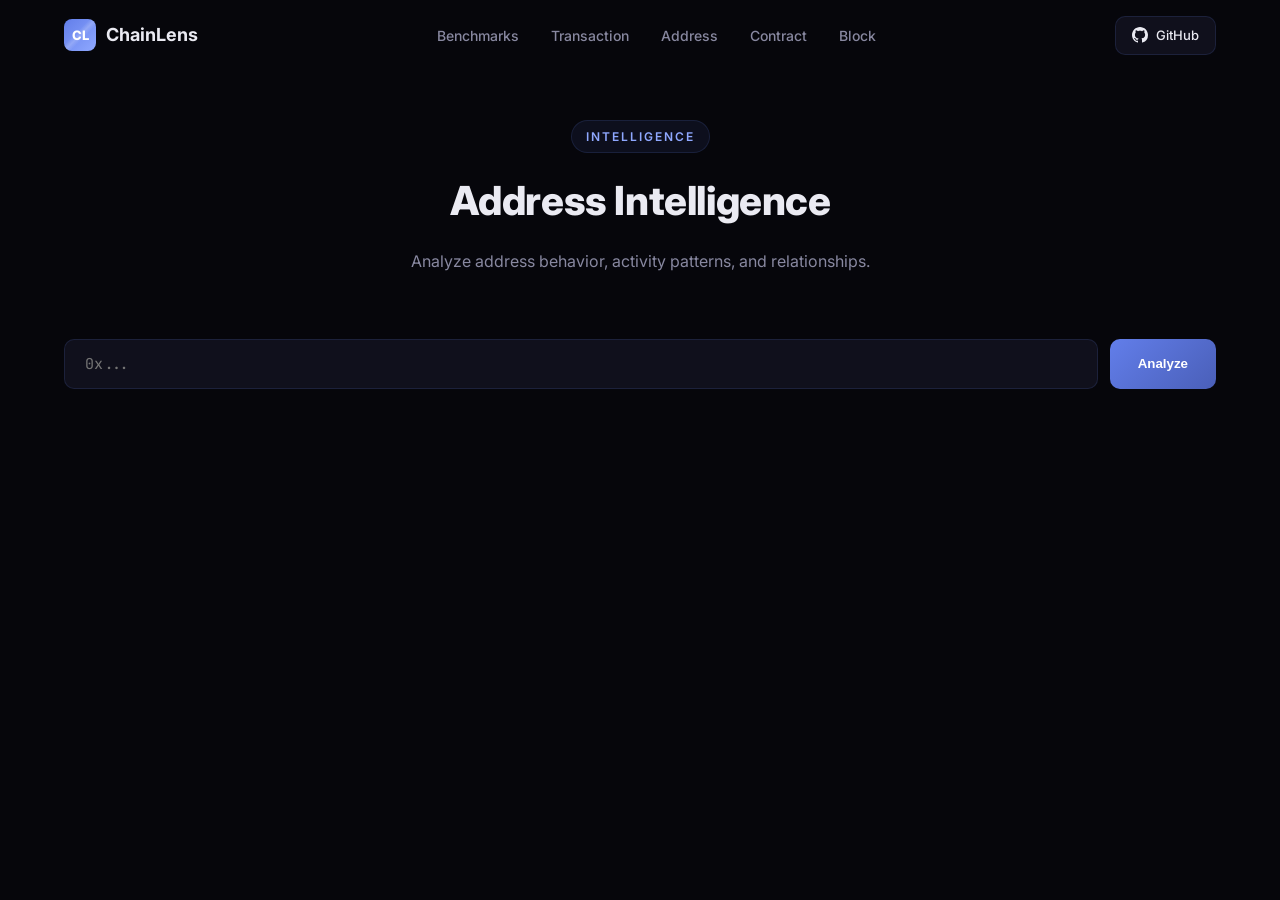
<file: website/address.html>
<!DOCTYPE html>
<html lang="en">
<head>
    <meta charset="UTF-8">
    <meta name="viewport" content="width=device-width, initial-scale=1.0">
    <title>Address Intelligence — ChainLens</title>
    <link rel="preconnect" href="https://fonts.googleapis.com">
    <link href="https://fonts.googleapis.com/css2?family=Inter:wght@300;400;500;600;700;800;900&family=JetBrains+Mono:wght@400;500;600&display=swap" rel="stylesheet">
    <link rel="stylesheet" href="style.css">
    <style>
        .search-bar{display:flex;gap:12px;margin-bottom:32px}
        .search-bar input{flex:1;padding:14px 20px;background:var(--bg2);border:1px solid var(--glass-b);border-radius:var(--rs);color:var(--text);font-size:15px;font-family:'JetBrains Mono',monospace;outline:none;transition:border-color .2s}
        .search-bar input:focus{border-color:var(--accent)}
        .search-bar button{padding:14px 28px;background:linear-gradient(135deg,var(--accent),var(--accent-d));color:#fff;border:none;border-radius:var(--rs);font-weight:600;cursor:pointer;transition:all .3s}
        .search-bar button:hover{transform:translateY(-2px);box-shadow:0 8px 30px var(--glow)}
        .result{display:none}.result.visible{display:block}
        .intel-card{background:var(--bg2);border:1px solid var(--glass-b);border-radius:var(--r);padding:32px;margin-bottom:24px}
        .intel-card h3{font-size:18px;margin-bottom:20px;display:flex;align-items:center;gap:10px}
        .stat-grid{display:grid;grid-template-columns:repeat(auto-fit,minmax(160px,1fr));gap:12px}
        .stat-item{padding:16px;background:var(--bg3);border-radius:var(--rs);text-align:center}
        .stat-item .num{font-size:28px;font-weight:800;color:var(--accent-l);font-variant-numeric:tabular-nums}
        .stat-item .lbl{font-size:11px;color:var(--text-dd);text-transform:uppercase;letter-spacing:1px;margin-top:4px}
        .tags{display:flex;flex-wrap:wrap;gap:8px}
        .tag{padding:8px 16px;background:var(--glow-s);border:1px solid var(--glass-b);border-radius:20px;font-size:13px;color:var(--accent-l);transition:all .2s}
        .tag:hover{border-color:var(--accent)}
        .graph-container{background:var(--bg3);border-radius:var(--rs);padding:24px;min-height:300px;position:relative;overflow:hidden}
        .graph-node{position:absolute;padding:10px 16px;background:var(--bg2);border:1px solid var(--glass-b);border-radius:var(--rxs);font-size:11px;font-family:'JetBrains Mono',monospace;color:var(--accent-l);cursor:pointer;transition:all .3s;white-space:nowrap}
        .graph-node:hover{border-color:var(--accent);transform:scale(1.05);z-index:10}
        .graph-node.center{background:var(--accent);color:#fff;border-color:var(--accent)}
        .graph-edge{position:absolute;height:1px;background:var(--glass-b);transform-origin:left center}
        .graph-label{position:absolute;font-size:9px;color:var(--text-dd);background:var(--bg);padding:2px 6px;border-radius:4px}
        .anomaly-item{display:flex;align-items:flex-start;gap:14px;padding:16px;background:var(--bg3);border-radius:var(--rs);border-left:3px solid var(--red);margin-bottom:12px}
        .anomaly-item.medium{border-left-color:var(--amber)}
        .anomaly-item.low{border-left-color:var(--text-dd)}
        .anomaly-severity{font-size:11px;font-weight:600;text-transform:uppercase;letter-spacing:1px}
        .anomaly-severity.critical{color:var(--red)}
        .anomaly-severity.high{color:var(--red)}
        .anomaly-severity.medium{color:var(--amber)}
        .anomaly-severity.low{color:var(--text-dd)}
        .anomaly-desc{font-size:13px;color:var(--text-d);margin-top:4px}
        .anomaly-meta{font-size:11px;color:var(--text-dd);margin-top:8px;font-family:'JetBrains Mono',monospace}
        .loading{text-align:center;padding:60px;color:var(--text-dd)}
        .error{text-align:center;padding:40px;color:var(--red);background:rgba(239,68,68,.1);border-radius:var(--rs)}
        .activity-bar{height:20px;background:var(--glow-s);border-radius:4px;margin-bottom:4px;transition:width .5s}
        .activity-label{font-size:10px;color:var(--text-dd)}
    </style>
</head>
<body>
    <div id="notifications" class="notifications"></div>
    <nav id="nav">
        <div class="nav-inner">
            <a href="index.html" class="logo"><div class="logo-mark">CL</div><span>ChainLens</span></a>
            <ul class="nav-links">
                <li><a href="index.html#benchmarks">Benchmarks</a></li>
                <li><a href="tx.html">Transaction</a></li>
                <li><a href="address.html" class="active">Address</a></li>
                <li><a href="contract.html">Contract</a></li>
                <li><a href="block.html">Block</a></li>
            </ul>
            <a href="https://github.com/VarunGore36/ChainLens" class="gh-btn" target="_blank"><svg viewBox="0 0 16 16" fill="currentColor"><path d="M8 0C3.58 0 0 3.58 0 8c0 3.54 2.29 6.53 5.47 7.59.4.07.55-.17.55-.38 0-.19-.01-.82-.01-1.49-2.01.37-2.53-.49-2.69-.94-.09-.23-.48-.94-.82-1.13-.28-.15-.68-.52-.01-.53.63-.01 1.08.58 1.23.82.72 1.21 1.87.87 2.33.66.07-.52.28-.87.51-1.07-1.78-.2-3.64-.89-3.64-3.95 0-.87.31-1.59.82-2.15-.08-.2-.36-1.02.08-2.12 0 0 .67-.21 2.2.82.64-.18 1.32-.27 2-.27.68 0 1.36.09 2 .27 1.53-1.04 2.2-.82 2.2-.82.44 1.1.16 1.92.08 2.12.51.56.82 1.27.82 2.15 0 3.07-1.87 3.75-3.65 3.95.29.25.54.73.54 1.48 0 1.07-.01 1.93-.01 2.2 0 .21.15.46.55.38A8.013 8.013 0 0016 8c0-4.42-3.58-8-8-8z"/></svg>GitHub</a>
        </div>
    </nav>

    <section class="section" style="padding-top:120px">
        <div class="container">
            <div class="section-head">
                <div class="label">Intelligence</div>
                <h2>Address Intelligence</h2>
                <p>Analyze address behavior, activity patterns, and relationships.</p>
            </div>

            <div class="search-bar">
                <input type="text" id="address" placeholder="0x..." autocomplete="off">
                <button onclick="lookup()">Analyze</button>
            </div>

            <div id="loading" class="loading" style="display:none">Analyzing address...</div>
            <div id="error" class="error" style="display:none"></div>

            <div id="result" class="result">
                <div class="intel-card">
                    <div style="display:flex;justify-content:space-between;align-items:center;margin-bottom:20px">
                        <h3>📊 Activity Overview</h3>
                        <div style="display:flex;gap:8px">
                            <button onclick="exportAddressTransactions(currentAddress, 'json')" style="padding:8px 12px;background:var(--accent);border:none;border-radius:var(--rxs);color:white;font-size:12px;cursor:pointer">Export JSON</button>
                            <button onclick="exportAddressTransactions(currentAddress, 'csv')" style="padding:8px 12px;background:var(--bg3);border:1px solid var(--glass-b);border-radius:var(--rxs);color:var(--text);font-size:12px;cursor:pointer">Export CSV</button>
                        </div>
                    </div>
                    <div class="stat-grid">
                        <div class="stat-item"><div class="num" id="totalTx">0</div><div class="lbl">Transactions</div></div>
                        <div class="stat-item"><div class="num" id="ethSent">0</div><div class="lbl">ETH Sent</div></div>
                        <div class="stat-item"><div class="num" id="ethRecv">0</div><div class="lbl">ETH Received</div></div>
                        <div class="stat-item"><div class="num" id="contractsCalled">0</div><div class="lbl">Contracts Called</div></div>
                        <div class="stat-item"><div class="num" id="uniqueCallers">0</div><div class="lbl">Unique Callers</div></div>
                        <div class="stat-item"><div class="num" id="tokenSent">0</div><div class="lbl">Tokens Sent</div></div>
                        <div class="stat-item"><div class="num" id="tokenRecv">0</div><div class="lbl">Tokens Received</div></div>
                        <div class="stat-item"><div class="num" id="activityLevel">—</div><div class="lbl">Activity Level</div></div>
                    </div>
                    <div style="margin-top:16px;display:flex;gap:24px;flex-wrap:wrap;font-size:13px;color:var(--text-dd)">
                        <div>First seen: <span id="firstSeen" style="color:var(--text)">—</span></div>
                        <div>Last active: <span id="lastActive" style="color:var(--text)">—</span></div>
                    </div>
                </div>

                <div class="intel-card">
                    <h3>🏷️ Behavior Classification</h3>
                    <div class="tags" id="classifications"></div>
                </div>

                <div class="intel-card">
                    <h3>🕸️ Relationship Graph</h3>
                    <div style="margin-bottom:16px;display:flex;gap:12px">
                        <select id="graphDepth" style="padding:8px 12px;background:var(--bg3);border:1px solid var(--glass-b);border-radius:var(--rxs);color:var(--text);font-size:13px">
                            <option value="1">Depth 1</option>
                            <option value="2" selected>Depth 2</option>
                            <option value="3">Depth 3</option>
                        </select>
                        <button onclick="loadGraph()" style="padding:8px 16px;background:var(--bg3);border:1px solid var(--glass-b);border-radius:var(--rxs);color:var(--text);cursor:pointer;font-size:13px">Refresh</button>
                    </div>
                    <div class="graph-container" id="graphContainer">
                        <div style="text-align:center;color:var(--text-dd);padding:40px">Enter an address to see relationships</div>
                    </div>
                </div>

                <div class="intel-card">
                    <h3>⚠️ Anomalies</h3>
                    <div id="anomaliesList">
                        <div style="color:var(--text-dd)">Loading anomalies...</div>
                    </div>
                </div>

                <div class="intel-card">
                    <h3>📈 Activity Trends</h3>
                    <div style="margin-bottom:16px;display:flex;gap:8px">
                        <select id="trendDays" style="padding:8px 12px;background:var(--bg3);border:1px solid var(--glass-b);border-radius:var(--rxs);color:var(--text);font-size:13px">
                            <option value="7">7 days</option>
                            <option value="30" selected>30 days</option>
                            <option value="90">90 days</option>
                        </select>
                        <button onclick="loadTrends()" style="padding:8px 16px;background:var(--bg3);border:1px solid var(--glass-b);border-radius:var(--rxs);color:var(--text);cursor:pointer;font-size:13px">Refresh</button>
                    </div>
                    <div id="trendsChart" style="min-height:200px">
                        <div style="text-align:center;color:var(--text-dd);padding:40px">Enter an address to see trends</div>
                    </div>
                </div>
            </div>
        </div>
    </section>

    <script>
    const API_BASE = window.location.hostname === 'localhost' ? 'http://127.0.0.1:8080' : '';
    let currentAddress = '';

    function shorten(addr, len = 6) {
        if (!addr) return '—';
        return addr.slice(0, len + 2) + '...' + addr.slice(-4);
    }

    async function lookup() {
        const addr = document.getElementById('address').value.trim();
        if (!addr) return;
        currentAddress = addr;

        document.getElementById('loading').style.display = 'block';
        document.getElementById('error').style.display = 'none';
        document.getElementById('result').classList.remove('visible');

        try {
            const [intel, anomalies] = await Promise.all([
                fetch(`${API_BASE}/api/v1/addresses/${addr}/intelligence`).then(r => r.ok ? r.json() : Promise.reject(new Error(r.statusText))),
                fetch(`${API_BASE}/api/v1/anomalies`).then(r => r.ok ? r.json() : Promise.reject(new Error(r.statusText)))
            ]);
            renderIntel(intel);
            renderAnomalies(anomalies, addr);
            loadGraph();
            document.getElementById('result').classList.add('visible');
        } catch (e) {
            document.getElementById('error').textContent = 'Failed to analyze address: ' + e.message;
            document.getElementById('error').style.display = 'block';
        } finally {
            document.getElementById('loading').style.display = 'none';
        }
    }

    function renderIntel(d) {
        document.getElementById('totalTx').textContent = d.total_transactions.toLocaleString();
        document.getElementById('ethSent').textContent = parseFloat(d.total_eth_sent).toFixed(4);
        document.getElementById('ethRecv').textContent = parseFloat(d.total_eth_received).toFixed(4);
        document.getElementById('contractsCalled').textContent = d.unique_contracts_called.toLocaleString();
        document.getElementById('uniqueCallers').textContent = d.unique_callers.toLocaleString();
        document.getElementById('tokenSent').textContent = d.token_transfers_sent.toLocaleString();
        document.getElementById('tokenRecv').textContent = d.token_transfers_received.toLocaleString();
        document.getElementById('activityLevel').textContent = d.activity_level;
        document.getElementById('firstSeen').textContent = d.first_seen ? new Date(d.first_seen).toLocaleDateString() : '—';
        document.getElementById('lastActive').textContent = d.last_active ? new Date(d.last_active).toLocaleDateString() : '—';

        const tagsHtml = d.behavior_classifications.map(c => `<div class="tag">${c.replace(/_/g, ' ')}</div>`).join('');
        document.getElementById('classifications').innerHTML = tagsHtml || '<div style="color:var(--text-dd)">No classifications</div>';
    }

    function renderAnomalies(anomalies, addr) {
        const filtered = anomalies.filter(a => a.entity.toLowerCase() === addr.toLowerCase());
        if (filtered.length === 0) {
            document.getElementById('anomaliesList').innerHTML = '<div style="color:var(--text-dd)">No anomalies detected for this address</div>';
            return;
        }
        const html = filtered.slice(0, 10).map(a => `
            <div class="anomaly-item ${a.severity}">
                <div>
                    <div class="anomaly-severity ${a.severity}">${a.severity}</div>
                    <div class="anomaly-desc">${a.description}</div>
                    <div class="anomaly-meta">Observed: ${a.observed_value.toFixed(0)} | Baseline: ${a.baseline_value.toFixed(0)} | Threshold: ${a.threshold.toFixed(0)}</div>
                </div>
            </div>
        `).join('');
        document.getElementById('anomaliesList').innerHTML = html;
    }

    async function loadGraph() {
        if (!currentAddress) return;
        const depth = document.getElementById('graphDepth').value;
        const container = document.getElementById('graphContainer');
        container.innerHTML = '<div style="text-align:center;color:var(--text-dd);padding:40px">Loading graph...</div>';

        try {
            const res = await fetch(`${API_BASE}/api/v1/addresses/${currentAddress}/graph?depth=${depth}&limit=30`);
            if (!res.ok) throw new Error('Failed to load graph');
            const graph = await res.json();
            renderGraph(graph, container);
        } catch (e) {
            container.innerHTML = `<div style="text-align:center;color:var(--text-dd);padding:40px">${e.message}</div>`;
        }
    }

    function renderGraph(graph, container) {
        container.innerHTML = '';
        const w = container.offsetWidth;
        const h = Math.max(500, (graph.nodes.length + 1) * 70);
        container.style.height = h + 'px';

        const cx = w / 2;
        const cy = h / 2;

        const svg = document.createElementNS('http://www.w3.org/2000/svg', 'svg');
        svg.setAttribute('width', w);
        svg.setAttribute('height', h);
        svg.style.position = 'absolute';
        svg.style.top = '0';
        svg.style.left = '0';
        container.appendChild(svg);

        const defs = document.createElementNS('http://www.w3.org/2000/svg', 'defs');
        defs.innerHTML = `
            <marker id="arrowhead" markerWidth="10" markerHeight="7" refX="10" refY="3.5" orient="auto">
                <polygon points="0 0, 10 3.5, 0 7" fill="var(--glass-b)"/>
            </marker>
        `;
        svg.appendChild(defs);

        const centerNode = document.createElement('div');
        centerNode.className = 'graph-node center';
        centerNode.innerHTML = `<div>${shorten(graph.center, 8)}</div><div style="font-size:9px;opacity:0.7">center</div>`;
        centerNode.style.left = cx + 'px';
        centerNode.style.top = cy + 'px';
        centerNode.style.transform = 'translate(-50%, -50%)';
        centerNode.title = graph.center;
        container.appendChild(centerNode);

        const angleStep = (2 * Math.PI) / Math.max(graph.nodes.length, 1);
        const radius = Math.min(w, h) * 0.38;

        graph.nodes.forEach((node, i) => {
            const angle = angleStep * i - Math.PI / 2;
            const nx = cx + radius * Math.cos(angle);
            const ny = cy + radius * Math.sin(angle);

            const edge = graph.edges.find(e => e.to === node.address || e.from === node.address);
            const relType = edge ? edge.relationship : '';
            const count = edge ? edge.count : 0;

            const line = document.createElementNS('http://www.w3.org/2000/svg', 'line');
            line.setAttribute('x1', cx);
            line.setAttribute('y1', cy);
            line.setAttribute('x2', nx);
            line.setAttribute('y2', ny);
            line.setAttribute('stroke', 'var(--glass-b)');
            line.setAttribute('stroke-width', Math.min(3, 1 + count / 10));
            line.setAttribute('stroke-dasharray', relType.includes('APPROVED') ? '5,5' : 'none');
            line.setAttribute('marker-end', 'url(#arrowhead)');
            line.style.opacity = '0';
            line.style.transition = 'opacity 0.5s ease ' + (i * 0.05) + 's';
            svg.appendChild(line);
            setTimeout(() => line.style.opacity = '1', 50);

            const labelX = (cx + nx) / 2;
            const labelY = (cy + ny) / 2;
            const label = document.createElement('div');
            label.className = 'graph-label';
            label.textContent = relType.replace(/_/g, ' ').replace('TRANSFERRED TO', '→').replace('RECEIVED FROM', '←');
            label.style.left = labelX + 'px';
            label.style.top = (labelY - 12) + 'px';
            label.style.transform = 'translate(-50%, -50%)';
            label.style.opacity = '0';
            label.style.transition = 'opacity 0.5s ease ' + (i * 0.05 + 0.2) + 's';
            container.appendChild(label);
            setTimeout(() => label.style.opacity = '1', 100);

            const nodeEl = document.createElement('div');
            nodeEl.className = 'graph-node';
            nodeEl.innerHTML = `<div>${shorten(node.address, 6)}</div><div style="font-size:9px;color:var(--text-dd)">${count} txs</div>`;
            nodeEl.style.left = nx + 'px';
            nodeEl.style.top = ny + 'px';
            nodeEl.style.transform = 'translate(-50%, -50%)';
            nodeEl.title = `${node.address}\n${count} interactions`;
            nodeEl.style.opacity = '0';
            nodeEl.style.transition = 'opacity 0.5s ease ' + (i * 0.05 + 0.1) + 's';
            nodeEl.onclick = () => {
                document.getElementById('address').value = node.address;
                lookup();
            };
            container.appendChild(nodeEl);
            setTimeout(() => nodeEl.style.opacity = '1', 80);
        });

        const legend = document.createElement('div');
        legend.style.cssText = 'position:absolute;bottom:10px;right:10px;font-size:10px;color:var(--text-dd);background:var(--bg2);padding:8px 12px;border-radius:6px;border:1px solid var(--glass-b)';
        legend.innerHTML = `
            <div style="margin-bottom:4px"><strong>Edges</strong></div>
            <div>── transferred to</div>
            <div>←─ received from</div>
            <div>- - approved</div>
            <div style="margin-top:4px">Click node to navigate</div>
        `;
        container.appendChild(legend);
    }

    document.getElementById('address').addEventListener('keydown', e => { if (e.key === 'Enter') lookup(); });

    async function loadTrends() {
        if (!currentAddress) return;
        const days = document.getElementById('trendDays').value;
        const container = document.getElementById('trendsChart');
        container.innerHTML = '<div style="text-align:center;color:var(--text-dd);padding:40px">Loading trends...</div>';

        try {
            const res = await fetch(`${API_BASE}/api/v1/addresses/${currentAddress}/trends?days=${days}`);
            if (!res.ok) throw new Error('Failed to load trends');
            const trends = await res.json();
            renderTrends(trends, container);
        } catch (e) {
            container.innerHTML = `<div style="text-align:center;color:var(--text-dd);padding:40px">${e.message}</div>`;
        }
    }

    function renderTrends(trends, container) {
        if (!trends || trends.length === 0) {
            container.innerHTML = '<div style="text-align:center;color:var(--text-dd);padding:40px">No trend data available</div>';
            return;
        }

        const maxTx = Math.max(...trends.map(t => t.tx_count), 1);
        const w = container.offsetWidth;
        const h = 180;
        const barWidth = Math.max(20, (w - 40) / trends.length - 4);

        let html = `<div style="display:flex;align-items:flex-end;gap:4px;height:${h}px;padding:10px 0;position:relative">`;

        trends.reverse().forEach((t, i) => {
            const barH = Math.max(4, (t.tx_count / maxTx) * (h - 40));
            const date = new Date(t.date).toLocaleDateString('en-US', { month: 'short', day: 'numeric' });
            html += `
                <div style="flex:1;display:flex;flex-direction:column;align-items:center;gap:4px">
                    <div style="font-size:10px;color:var(--text-dd)">${t.tx_count}</div>
                    <div style="width:100%;height:${barH}px;background:linear-gradient(180deg,var(--accent-l),var(--accent));border-radius:4px 4px 0 0;transition:height 0.5s ease ${i * 0.02}s"></div>
                    <div style="font-size:9px;color:var(--text-dd);transform:rotate(-45deg);white-space:nowrap">${date}</div>
                </div>
            `;
        });

        html += '</div>';
        html += `<div style="display:flex;justify-content:space-between;font-size:10px;color:var(--text-dd);margin-top:8px">
            <span>Oldest</span>
            <span>Latest</span>
        </div>`;

        container.innerHTML = html;
    }

    const params = new URLSearchParams(window.location.search);
    if (params.get('address')) {
        document.getElementById('address').value = params.get('address');
        lookup();
    }

    // Initialize WebSocket
    if (typeof connectWebSocket === 'function') {
        connectWebSocket();
    }
    </script>

    <style>
        .notifications {
            position: fixed;
            top: 80px;
            right: 20px;
            z-index: 1000;
            display: flex;
            flex-direction: column;
            gap: 8px;
            max-width: 400px;
        }

        .notification {
            display: flex;
            align-items: center;
            justify-content: space-between;
            padding: 12px 16px;
            background: var(--bg2);
            border: 1px solid var(--glass-b);
            border-radius: var(--rs);
            animation: slideIn 0.3s ease-out;
            backdrop-filter: blur(10px);
        }

        .notification.info { border-left: 3px solid var(--accent); }
        .notification.warning { border-left: 3px solid var(--amber); }
        .notification.error { border-left: 3px solid var(--red); }
        .notification.success { border-left: 3px solid var(--green); }

        .notification-content {
            display: flex;
            align-items: center;
            gap: 8px;
        }

        .notification-text {
            font-size: 13px;
            color: var(--text);
        }

        .notification-close {
            background: none;
            border: none;
            color: var(--text-dd);
            cursor: pointer;
            font-size: 16px;
            padding: 0 4px;
        }

        .notification.fade-out {
            opacity: 0;
            transform: translateX(100%);
            transition: all 0.3s ease-in;
        }

        @keyframes slideIn {
            from { opacity: 0; transform: translateX(100%); }
            to { opacity: 1; transform: translateX(0); }
        }
    </style>
</body>
</html>
</file>
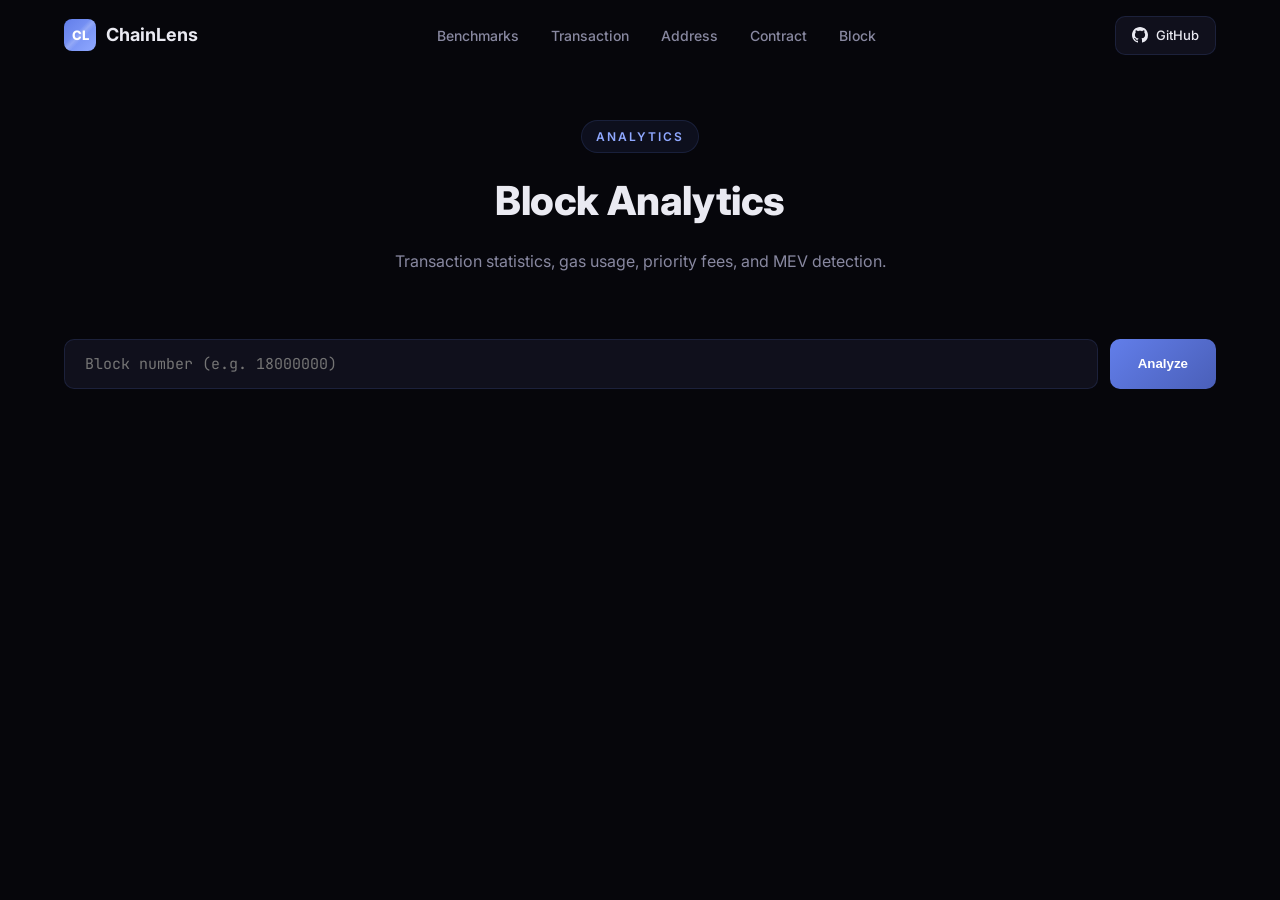
<file: website/block.html>
<!DOCTYPE html>
<html lang="en">
<head>
    <meta charset="UTF-8">
    <meta name="viewport" content="width=device-width, initial-scale=1.0">
    <title>Block Analytics — ChainLens</title>
    <link rel="preconnect" href="https://fonts.googleapis.com">
    <link href="https://fonts.googleapis.com/css2?family=Inter:wght@300;400;500;600;700;800;900&family=JetBrains+Mono:wght@400;500;600&display=swap" rel="stylesheet">
    <link rel="stylesheet" href="style.css">
    <style>
        .search-bar{display:flex;gap:12px;margin-bottom:32px}
        .search-bar input{flex:1;padding:14px 20px;background:var(--bg2);border:1px solid var(--glass-b);border-radius:var(--rs);color:var(--text);font-size:15px;font-family:'JetBrains Mono',monospace;outline:none;transition:border-color .2s}
        .search-bar input:focus{border-color:var(--accent)}
        .search-bar button{padding:14px 28px;background:linear-gradient(135deg,var(--accent),var(--accent-d));color:#fff;border:none;border-radius:var(--rs);font-weight:600;cursor:pointer;transition:all .3s}
        .search-bar button:hover{transform:translateY(-2px);box-shadow:0 8px 30px var(--glow)}
        .result{display:none}.result.visible{display:block}
        .block-card{background:var(--bg2);border:1px solid var(--glass-b);border-radius:var(--r);padding:32px;margin-bottom:24px}
        .block-card h3{font-size:18px;margin-bottom:20px;display:flex;align-items:center;gap:10px}
        .stat-grid{display:grid;grid-template-columns:repeat(auto-fit,minmax(160px,1fr));gap:12px}
        .stat-item{padding:16px;background:var(--bg3);border-radius:var(--rs);text-align:center}
        .stat-item .num{font-size:28px;font-weight:800;color:var(--accent-l);font-variant-numeric:tabular-nums}
        .stat-item .lbl{font-size:11px;color:var(--text-dd);text-transform:uppercase;letter-spacing:1px;margin-top:4px}
        .gas-meter{height:24px;background:var(--bg3);border-radius:var(--rxs);overflow:hidden;margin:12px 0;position:relative}
        .gas-fill{height:100%;background:linear-gradient(90deg,var(--green),var(--amber),var(--red));border-radius:var(--rxs);transition:width .8s}
        .gas-label{display:flex;justify-content:space-between;font-size:11px;color:var(--text-dd)}
        .mev-item{display:flex;align-items:flex-start;gap:14px;padding:16px;background:var(--bg3);border-radius:var(--rs);border-left:3px solid var(--amber);margin-bottom:12px}
        .mev-item.high{border-left-color:var(--red)}
        .mev-type{font-size:12px;font-weight:600;text-transform:uppercase;letter-spacing:1px;color:var(--amber)}
        .mev-type.high{color:var(--red)}
        .mev-desc{font-size:13px;color:var(--text-d);margin-top:4px}
        .mev-meta{font-size:11px;color:var(--text-dd);margin-top:8px;font-family:'JetBrains Mono',monospace}
        .mev-confidence{display:inline-block;padding:2px 8px;background:rgba(245,158,11,.15);border-radius:10px;font-size:11px;color:var(--amber);margin-left:8px}
        .unusual-tx{display:flex;align-items:center;gap:12px;padding:12px;background:var(--bg3);border-radius:var(--rxs);margin-bottom:8px}
        .unusual-tx .hash{font-size:12px;font-family:'JetBrains Mono',monospace;color:var(--accent-l);cursor:pointer}
        .unusual-tx .hash:hover{text-decoration:underline}
        .priority-bar{display:flex;align-items:center;gap:12px;margin-bottom:8px}
        .priority-bar .label{width:120px;font-size:12px;color:var(--text-dd);text-align:right}
        .priority-bar .bar-track{flex:1;height:24px;background:var(--bg3);border-radius:var(--rxs);overflow:hidden}
        .priority-bar .bar-fill{height:100%;background:linear-gradient(90deg,var(--accent-d),var(--accent));border-radius:var(--rxs);display:flex;align-items:center;justify-content:flex-end;padding-right:10px;font-size:11px;font-weight:600;color:#fff;font-family:'JetBrains Mono',monospace}
        .loading{text-align:center;padding:60px;color:var(--text-dd)}
        .error{text-align:center;padding:40px;color:var(--red);background:rgba(239,68,68,.1);border-radius:var(--rs)}
    </style>
</head>
<body>
    <nav id="nav">
        <div class="nav-inner">
            <a href="index.html" class="logo"><div class="logo-mark">CL</div><span>ChainLens</span></a>
            <ul class="nav-links">
                <li><a href="index.html#benchmarks">Benchmarks</a></li>
                <li><a href="tx.html">Transaction</a></li>
                <li><a href="address.html">Address</a></li>
                <li><a href="contract.html">Contract</a></li>
                <li><a href="block.html" class="active">Block</a></li>
            </ul>
            <a href="https://github.com/VarunGore36/ChainLens" class="gh-btn" target="_blank"><svg viewBox="0 0 16 16" fill="currentColor"><path d="M8 0C3.58 0 0 3.58 0 8c0 3.54 2.29 6.53 5.47 7.59.4.07.55-.17.55-.38 0-.19-.01-.82-.01-1.49-2.01.37-2.53-.49-2.69-.94-.09-.23-.48-.94-.82-1.13-.28-.15-.68-.52-.01-.53.63-.01 1.08.58 1.23.82.72 1.21 1.87.87 2.33.66.07-.52.28-.87.51-1.07-1.78-.2-3.64-.89-3.64-3.95 0-.87.31-1.59.82-2.15-.08-.2-.36-1.02.08-2.12 0 0 .67-.21 2.2.82.64-.18 1.32-.27 2-.27.68 0 1.36.09 2 .27 1.53-1.04 2.2-.82 2.2-.82.44 1.1.16 1.92.08 2.12.51.56.82 1.27.82 2.15 0 3.07-1.87 3.75-3.65 3.95.29.25.54.73.54 1.48 0 1.07-.01 1.93-.01 2.2 0 .21.15.46.55.38A8.013 8.013 0 0016 8c0-4.42-3.58-8-8-8z"/></svg>GitHub</a>
        </div>
    </nav>

    <section class="section" style="padding-top:120px">
        <div class="container">
            <div class="section-head">
                <div class="label">Analytics</div>
                <h2>Block Analytics</h2>
                <p>Transaction statistics, gas usage, priority fees, and MEV detection.</p>
            </div>

            <div class="search-bar">
                <input type="text" id="blockNumber" placeholder="Block number (e.g. 18000000)" autocomplete="off">
                <button onclick="lookup()">Analyze</button>
            </div>

            <div id="loading" class="loading" style="display:none">Analyzing block...</div>
            <div id="error" class="error" style="display:none"></div>

            <div id="result" class="result">
                <div class="block-card">
                    <h3>📊 Block Overview</h3>
                    <div style="font-size:13px;color:var(--text-dd);margin-bottom:16px;font-family:'JetBrains Mono',monospace" id="blockHeader"></div>
                    <div class="stat-grid">
                        <div class="stat-item"><div class="num" id="txCount">0</div><div class="lbl">Transactions</div></div>
                        <div class="stat-item"><div class="num" id="gasUsed">0</div><div class="lbl">Gas Used</div></div>
                        <div class="stat-item"><div class="num" id="gasLimit">0</div><div class="lbl">Gas Limit</div></div>
                        <div class="stat-item"><div class="num" id="baseFee">—</div><div class="lbl">Base Fee</div></div>
                    </div>
                    <div style="margin-top:20px">
                        <div style="font-size:13px;margin-bottom:8px">Gas Utilization</div>
                        <div class="gas-meter"><div class="gas-fill" id="gasFill"></div></div>
                        <div class="gas-label"><span id="gasPercent">0%</span><span id="gasUsedLabel"></span></div>
                    </div>
                </div>

                <div class="block-card">
                    <h3>💰 Priority Fees</h3>
                    <div class="stat-grid" style="margin-bottom:20px">
                        <div class="stat-item"><div class="num" id="totalPriority">0</div><div class="lbl">Total</div></div>
                        <div class="stat-item"><div class="num" id="avgPriority">0</div><div class="lbl">Average</div></div>
                        <div class="stat-item"><div class="num" id="maxPriority">0</div><div class="lbl">Maximum</div></div>
                    </div>
                </div>

                <div class="block-card">
                    <h3>⚡ Potential MEV Activity</h3>
                    <div id="mevEvents">
                        <div style="color:var(--text-dd)">Loading MEV analysis...</div>
                    </div>
                </div>

                <div class="block-card">
                    <h3>⚠️ Unusual Transactions</h3>
                    <div id="unusualTxs">
                        <div style="color:var(--text-dd)">Loading...</div>
                    </div>
                </div>
            </div>
        </div>
    </section>

    <script>
    const API_BASE = window.location.hostname === 'localhost' ? 'http://127.0.0.1:8080' : '';

    function shorten(addr, len = 6) {
        if (!addr) return '—';
        return addr.slice(0, len + 2) + '...' + addr.slice(-4);
    }

    function formatGwei(wei) {
        if (!wei) return '0';
        const gwei = parseFloat(wei) / 1e9;
        return gwei.toFixed(2) + ' Gwei';
    }

    function formatEth(wei) {
        if (!wei) return '0';
        const eth = parseFloat(wei) / 1e18;
        return eth.toFixed(6) + ' ETH';
    }

    async function lookup() {
        const num = document.getElementById('blockNumber').value.trim();
        if (!num) return;

        document.getElementById('loading').style.display = 'block';
        document.getElementById('error').style.display = 'none';
        document.getElementById('result').classList.remove('visible');

        try {
            const res = await fetch(`${API_BASE}/api/v1/blocks/${num}/analytics`);
            if (!res.ok) throw new Error((await res.json()).error || 'Block not found');
            const data = await res.json();
            renderResult(data);
            document.getElementById('result').classList.add('visible');
        } catch (e) {
            document.getElementById('error').textContent = e.message;
            document.getElementById('error').style.display = 'block';
        } finally {
            document.getElementById('loading').style.display = 'none';
        }
    }

    function renderResult(d) {
        document.getElementById('blockHeader').textContent = `Block #${d.block_number.toLocaleString()} — ${new Date(d.timestamp).toLocaleString()}`;
        document.getElementById('txCount').textContent = d.tx_count.toLocaleString();
        document.getElementById('gasUsed').textContent = d.gas_used.toLocaleString();
        document.getElementById('gasLimit').textContent = d.gas_limit.toLocaleString();
        document.getElementById('baseFee').textContent = d.base_fee ? formatGwei(d.base_fee) : '—';

        const gasPct = d.gas_limit > 0 ? (d.gas_used / d.gas_limit * 100) : 0;
        document.getElementById('gasFill').style.width = gasPct.toFixed(1) + '%';
        document.getElementById('gasPercent').textContent = gasPct.toFixed(1) + '%';
        document.getElementById('gasUsedLabel').textContent = `${d.gas_used.toLocaleString()} / ${d.gas_limit.toLocaleString()}`;

        document.getElementById('totalPriority').textContent = formatEth(d.total_priority_fees);
        document.getElementById('avgPriority').textContent = formatGwei(d.avg_priority_fee);
        document.getElementById('maxPriority').textContent = formatGwei(d.max_priority_fee);

        const mevHtml = d.mev_events.length > 0 ? d.mev_events.map(e => `
            <div class="mev-item ${e.severity}">
                <div>
                    <div class="mev-type ${e.severity}">${e.mev_type.replace(/_/g, ' ')}<span class="mev-confidence">${(e.confidence * 100).toFixed(0)}% confidence</span></div>
                    <div class="mev-desc">${e.description}</div>
                    <div class="mev-meta">
                        ${e.involved_addresses.length > 0 ? 'Addresses: ' + e.involved_addresses.map(a => shorten(a)).join(', ') : ''}
                        ${e.involved_transactions.length > 0 ? ' | Txs: ' + e.involved_transactions.length : ''}
                    </div>
                </div>
            </div>
        `).join('') : '<div style="color:var(--text-dd)">No MEV activity detected in this block</div>';
        document.getElementById('mevEvents').innerHTML = mevHtml;

        const unusualHtml = d.unusual_transactions.length > 0 ? d.unusual_transactions.map(hash => `
            <div class="unusual-tx">
                <span style="font-size:14px">🔺</span>
                <a href="tx.html?hash=${hash}" class="hash">${hash}</a>
                <span style="font-size:11px;color:var(--text-dd)">Large value transfer</span>
            </div>
        `).join('') : '<div style="color:var(--text-dd)">No unusual transactions</div>';
        document.getElementById('unusualTxs').innerHTML = unusualHtml;
    }

    document.getElementById('blockNumber').addEventListener('keydown', e => { if (e.key === 'Enter') lookup(); });

    const params = new URLSearchParams(window.location.search);
    if (params.get('number')) {
        document.getElementById('blockNumber').value = params.get('number');
        lookup();
    }
    </script>
</body>
</html>
</file>
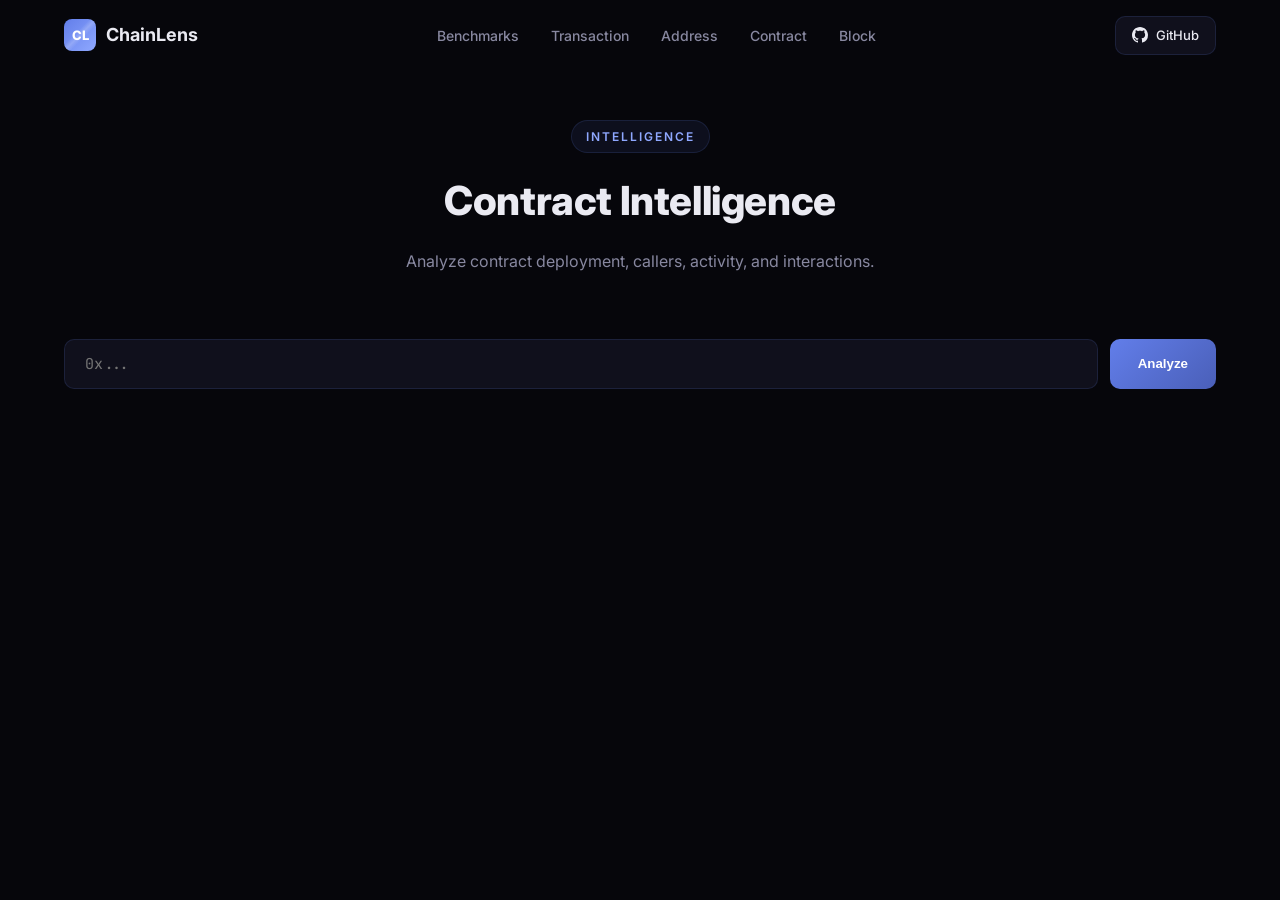
<file: website/contract.html>
<!DOCTYPE html>
<html lang="en">
<head>
    <meta charset="UTF-8">
    <meta name="viewport" content="width=device-width, initial-scale=1.0">
    <title>Contract Intelligence — ChainLens</title>
    <link rel="preconnect" href="https://fonts.googleapis.com">
    <link href="https://fonts.googleapis.com/css2?family=Inter:wght@300;400;500;600;700;800;900&family=JetBrains+Mono:wght@400;500;600&display=swap" rel="stylesheet">
    <link rel="stylesheet" href="style.css">
    <style>
        .search-bar{display:flex;gap:12px;margin-bottom:32px}
        .search-bar input{flex:1;padding:14px 20px;background:var(--bg2);border:1px solid var(--glass-b);border-radius:var(--rs);color:var(--text);font-size:15px;font-family:'JetBrains Mono',monospace;outline:none;transition:border-color .2s}
        .search-bar input:focus{border-color:var(--accent)}
        .search-bar button{padding:14px 28px;background:linear-gradient(135deg,var(--accent),var(--accent-d));color:#fff;border:none;border-radius:var(--rs);font-weight:600;cursor:pointer;transition:all .3s}
        .search-bar button:hover{transform:translateY(-2px);box-shadow:0 8px 30px var(--glow)}
        .result{display:none}.result.visible{display:block}
        .intel-card{background:var(--bg2);border:1px solid var(--glass-b);border-radius:var(--r);padding:32px;margin-bottom:24px}
        .intel-card h3{font-size:18px;margin-bottom:20px;display:flex;align-items:center;gap:10px}
        .stat-grid{display:grid;grid-template-columns:repeat(auto-fit,minmax(160px,1fr));gap:12px}
        .stat-item{padding:16px;background:var(--bg3);border-radius:var(--rs);text-align:center}
        .stat-item .num{font-size:28px;font-weight:800;color:var(--accent-l);font-variant-numeric:tabular-nums}
        .stat-item .lbl{font-size:11px;color:var(--text-dd);text-transform:uppercase;letter-spacing:1px;margin-top:4px}
        .badge-row{display:flex;gap:8px;flex-wrap:wrap;margin-bottom:20px}
        .badge{padding:8px 16px;border-radius:20px;font-size:12px;font-weight:600}
        .badge.token{background:rgba(98,126,234,.15);color:var(--accent-l);border:1px solid rgba(98,126,234,.3)}
        .badge.nft{background:rgba(168,85,247,.15);color:#c084fc;border:1px solid rgba(168,85,247,.3)}
        .badge.contract{background:rgba(34,197,94,.15);color:var(--green);border:1px solid rgba(34,197,94,.3)}
        .info-row{display:flex;justify-content:space-between;padding:12px 0;border-bottom:1px solid rgba(42,42,58,.5);font-size:14px}
        .info-row:last-child{border-bottom:none}
        .info-row .label{color:var(--text-dd)}
        .info-row .value{color:var(--text);font-family:'JetBrains Mono',monospace;font-size:13px}
        .selector-grid{display:grid;grid-template-columns:repeat(auto-fill,minmax(120px,1fr));gap:8px}
        .selector{padding:10px;background:var(--bg3);border-radius:var(--rxs);font-size:12px;font-family:'JetBrains Mono',monospace;color:var(--accent-l);text-align:center}
        .activity-chart{display:flex;align-items:flex-end;gap:2px;height:100px;padding:10px 0}
        .activity-bar{flex:1;background:linear-gradient(180deg,var(--accent),var(--accent-d));border-radius:2px 2px 0 0;min-width:4px;transition:height .5s;cursor:pointer}
        .activity-bar:hover{opacity:.8}
        .activity-labels{display:flex;justify-content:space-between;font-size:10px;color:var(--text-dd);margin-top:8px}
        .loading{text-align:center;padding:60px;color:var(--text-dd)}
        .error{text-align:center;padding:40px;color:var(--red);background:rgba(239,68,68,.1);border-radius:var(--rs)}
    </style>
</head>
<body>
    <nav id="nav">
        <div class="nav-inner">
            <a href="index.html" class="logo"><div class="logo-mark">CL</div><span>ChainLens</span></a>
            <ul class="nav-links">
                <li><a href="index.html#benchmarks">Benchmarks</a></li>
                <li><a href="tx.html">Transaction</a></li>
                <li><a href="address.html">Address</a></li>
                <li><a href="contract.html" class="active">Contract</a></li>
                <li><a href="block.html">Block</a></li>
            </ul>
            <a href="https://github.com/VarunGore36/ChainLens" class="gh-btn" target="_blank"><svg viewBox="0 0 16 16" fill="currentColor"><path d="M8 0C3.58 0 0 3.58 0 8c0 3.54 2.29 6.53 5.47 7.59.4.07.55-.17.55-.38 0-.19-.01-.82-.01-1.49-2.01.37-2.53-.49-2.69-.94-.09-.23-.48-.94-.82-1.13-.28-.15-.68-.52-.01-.53.63-.01 1.08.58 1.23.82.72 1.21 1.87.87 2.33.66.07-.52.28-.87.51-1.07-1.78-.2-3.64-.89-3.64-3.95 0-.87.31-1.59.82-2.15-.08-.2-.36-1.02.08-2.12 0 0 .67-.21 2.2.82.64-.18 1.32-.27 2-.27.68 0 1.36.09 2 .27 1.53-1.04 2.2-.82 2.2-.82.44 1.1.16 1.92.08 2.12.51.56.82 1.27.82 2.15 0 3.07-1.87 3.75-3.65 3.95.29.25.54.73.54 1.48 0 1.07-.01 1.93-.01 2.2 0 .21.15.46.55.38A8.013 8.013 0 0016 8c0-4.42-3.58-8-8-8z"/></svg>GitHub</a>
        </div>
    </nav>

    <section class="section" style="padding-top:120px">
        <div class="container">
            <div class="section-head">
                <div class="label">Intelligence</div>
                <h2>Contract Intelligence</h2>
                <p>Analyze contract deployment, callers, activity, and interactions.</p>
            </div>

            <div class="search-bar">
                <input type="text" id="address" placeholder="0x..." autocomplete="off">
                <button onclick="lookup()">Analyze</button>
            </div>

            <div id="loading" class="loading" style="display:none">Analyzing contract...</div>
            <div id="error" class="error" style="display:none"></div>

            <div id="result" class="result">
                <div class="intel-card">
                    <div style="display:flex;justify-content:space-between;align-items:flex-start;flex-wrap:wrap;gap:16px;margin-bottom:20px">
                        <div>
                            <h3 style="margin-bottom:8px">📋 Contract Overview</h3>
                            <div style="font-size:13px;color:var(--text-dd);font-family:'JetBrains Mono',monospace" id="contractAddr"></div>
                        </div>
                        <div class="badge-row" id="badges"></div>
                    </div>
                    <div class="stat-grid">
                        <div class="stat-item"><div class="num" id="totalTx">0</div><div class="lbl">Transactions</div></div>
                        <div class="stat-item"><div class="num" id="uniqueCallers">0</div><div class="lbl">Unique Callers</div></div>
                        <div class="stat-item"><div class="num" id="contractsCalled">0</div><div class="lbl">Contracts Called</div></div>
                        <div class="stat-item"><div class="num" id="tokenTransfers">0</div><div class="lbl">Token Transfers</div></div>
                        <div class="stat-item"><div class="num" id="eventCount">0</div><div class="lbl">Events</div></div>
                    </div>
                </div>

                <div class="intel-card">
                    <h3>📝 Deployment</h3>
                    <div id="deploymentInfo">
                        <div class="info-row"><span class="label">First Seen</span><span class="value" id="firstSeen">—</span></div>
                        <div class="info-row"><span class="label">Deployment Block</span><span class="value" id="deployBlock">—</span></div>
                        <div class="info-row"><span class="label">Creator</span><span class="value" id="creator">—</span></div>
                        <div class="info-row"><span class="label">Deployment Tx</span><span class="value" id="deployTx">—</span></div>
                    </div>
                </div>

                <div class="intel-card">
                    <h3>⚡ Activity Over Time</h3>
                    <div class="activity-chart" id="activityChart"></div>
                    <div class="activity-labels"><span>Oldest</span><span>Latest</span></div>
                </div>

                <div class="intel-card">
                    <h3>🔧 Function Selectors</h3>
                    <div class="selector-grid" id="selectors"></div>
                </div>
            </div>
        </div>
    </section>

    <script>
    const API_BASE = window.location.hostname === 'localhost' ? 'http://127.0.0.1:8080' : '';

    function shorten(addr, len = 6) {
        if (!addr) return '—';
        return addr.slice(0, len + 2) + '...' + addr.slice(-4);
    }

    async function lookup() {
        const addr = document.getElementById('address').value.trim();
        if (!addr) return;

        document.getElementById('loading').style.display = 'block';
        document.getElementById('error').style.display = 'none';
        document.getElementById('result').classList.remove('visible');

        try {
            const res = await fetch(`${API_BASE}/api/v1/contracts/${addr}/intelligence`);
            if (!res.ok) throw new Error((await res.json()).error || 'Contract not found');
            const data = await res.json();
            renderResult(data);
            document.getElementById('result').classList.add('visible');
        } catch (e) {
            document.getElementById('error').textContent = e.message;
            document.getElementById('error').style.display = 'block';
        } finally {
            document.getElementById('loading').style.display = 'none';
        }
    }

    function renderResult(d) {
        document.getElementById('contractAddr').textContent = d.address;
        document.getElementById('totalTx').textContent = d.total_transactions.toLocaleString();
        document.getElementById('uniqueCallers').textContent = d.unique_callers.toLocaleString();
        document.getElementById('contractsCalled').textContent = d.unique_contracts_called.toLocaleString();
        document.getElementById('tokenTransfers').textContent = d.token_transfers.toLocaleString();
        document.getElementById('eventCount').textContent = d.event_count.toLocaleString();

        document.getElementById('firstSeen').textContent = d.first_seen ? new Date(d.first_seen).toLocaleString() : '—';
        document.getElementById('deployBlock').textContent = d.deployment_block ? '#' + d.deployment_block.toLocaleString() : '—';
        document.getElementById('creator').textContent = d.creator ? shorten(d.creator, 10) : '—';
        document.getElementById('deployTx').textContent = d.deployment_tx ? shorten(d.deployment_tx, 10) : '—';

        let badges = '';
        if (d.is_token) badges += '<div class="badge token">🪙 Token</div>';
        if (d.is_nft) badges += '<div class="badge nft">🖼️ NFT</div>';
        if (!d.is_token && !d.is_nft) badges += '<div class="badge contract">📄 Contract</div>';
        document.getElementById('badges').innerHTML = badges;

        const selectorsHtml = d.function_selectors.length > 0
            ? d.function_selectors.map(s => `<div class="selector">${s}</div>`).join('')
            : '<div style="color:var(--text-dd)">No selectors detected</div>';
        document.getElementById('selectors').innerHTML = selectorsHtml;

        const activity = d.activity_over_time;
        if (activity.length > 0) {
            const maxTx = Math.max(...activity.map(a => a.tx_count), 1);
            const chartHtml = activity.slice(-50).map(a => {
                const pct = (a.tx_count / maxTx * 100).toFixed(0);
                return `<div class="activity-bar" style="height:${Math.max(2, pct)}%" title="Block ${a.block_number}: ${a.tx_count} txs, ${a.event_count} events"></div>`;
            }).join('');
            document.getElementById('activityChart').innerHTML = chartHtml;
        } else {
            document.getElementById('activityChart').innerHTML = '<div style="color:var(--text-dd);padding:20px;width:100%;text-align:center">No activity data</div>';
        }
    }

    document.getElementById('address').addEventListener('keydown', e => { if (e.key === 'Enter') lookup(); });

    const params = new URLSearchParams(window.location.search);
    if (params.get('address')) {
        document.getElementById('address').value = params.get('address');
        lookup();
    }
    </script>
</body>
</html>
</file>
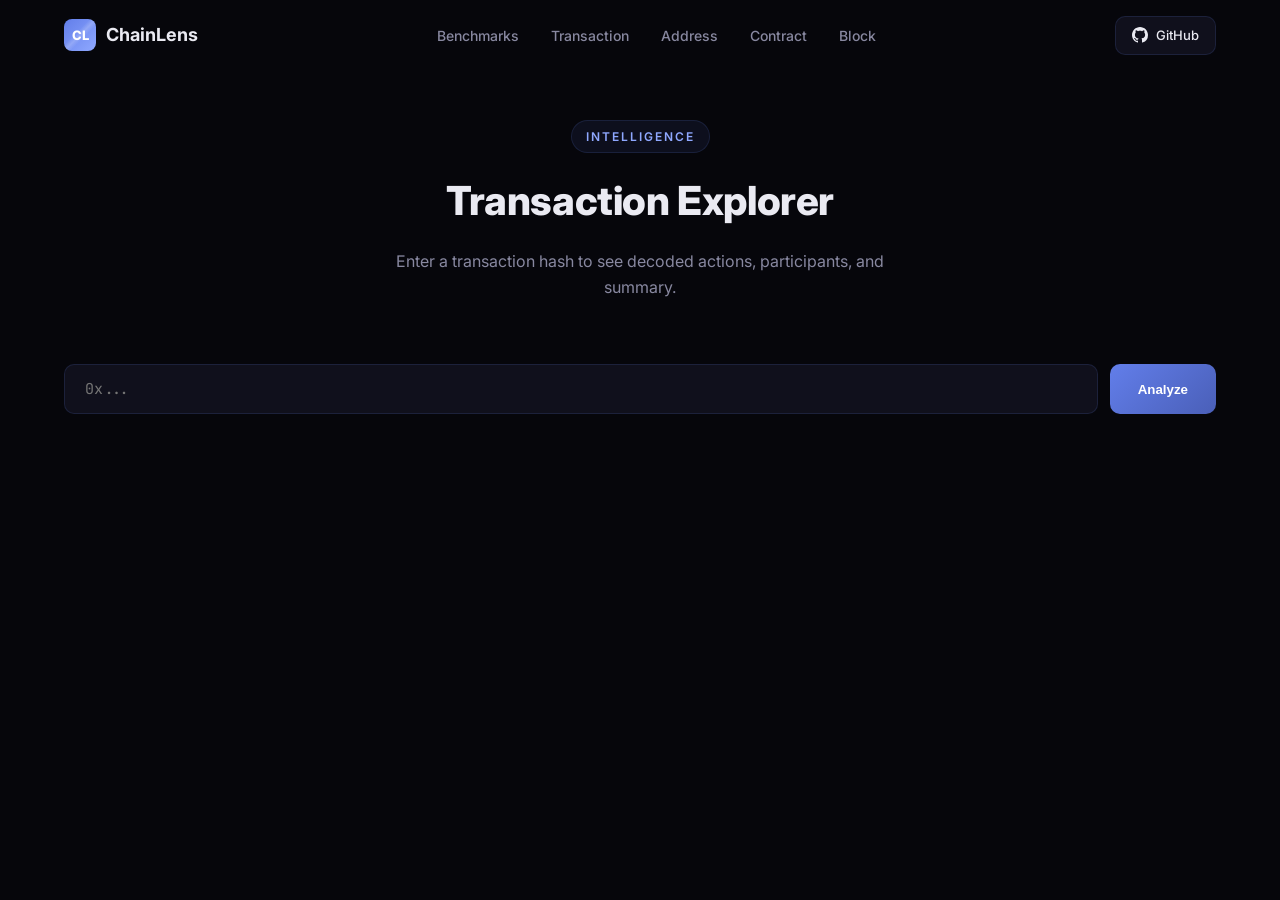
<file: website/tx.html>
<!DOCTYPE html>
<html lang="en">
<head>
    <meta charset="UTF-8">
    <meta name="viewport" content="width=device-width, initial-scale=1.0">
    <title>Transaction Intelligence — ChainLens</title>
    <link rel="preconnect" href="https://fonts.googleapis.com">
    <link href="https://fonts.googleapis.com/css2?family=Inter:wght@300;400;500;600;700;800;900&family=JetBrains+Mono:wght@400;500;600&display=swap" rel="stylesheet">
    <link rel="stylesheet" href="style.css">
    <style>
        .search-bar{display:flex;gap:12px;margin-bottom:32px}
        .search-bar input{flex:1;padding:14px 20px;background:var(--bg2);border:1px solid var(--glass-b);border-radius:var(--rs);color:var(--text);font-size:15px;font-family:'JetBrains Mono',monospace;outline:none;transition:border-color .2s}
        .search-bar input:focus{border-color:var(--accent)}
        .search-bar button{padding:14px 28px;background:linear-gradient(135deg,var(--accent),var(--accent-d));color:#fff;border:none;border-radius:var(--rs);font-weight:600;cursor:pointer;transition:all .3s}
        .search-bar button:hover{transform:translateY(-2px);box-shadow:0 8px 30px var(--glow)}
        .result{display:none}
        .result.visible{display:block}
        .summary-card{background:var(--bg2);border:1px solid var(--glass-b);border-radius:var(--r);padding:32px;margin-bottom:24px}
        .summary-header{display:flex;justify-content:space-between;align-items:flex-start;margin-bottom:24px;flex-wrap:wrap;gap:16px}
        .summary-header h2{font-size:20px;font-weight:700}
        .status-badge{padding:6px 14px;border-radius:20px;font-size:12px;font-weight:600;text-transform:uppercase}
        .status-badge.success{background:rgba(34,197,94,.15);color:var(--green)}
        .status-badge.failed{background:rgba(239,68,68,.15);color:var(--red)}
        .summary-grid{display:grid;grid-template-columns:repeat(auto-fit,minmax(200px,1fr));gap:16px;margin-bottom:24px}
        .summary-item{padding:16px;background:var(--bg3);border-radius:var(--rs)}
        .summary-item .label{font-size:11px;color:var(--text-dd);text-transform:uppercase;letter-spacing:1px;margin-bottom:4px}
        .summary-item .value{font-size:16px;font-weight:600;font-family:'JetBrains Mono',monospace;word-break:break-all}
        .summary-text{font-size:16px;color:var(--text-d);line-height:1.6;padding:20px;background:var(--bg3);border-radius:var(--rs);border-left:3px solid var(--accent)}
        .actions-list{display:flex;flex-direction:column;gap:12px}
        .action-item{display:flex;align-items:flex-start;gap:16px;padding:20px;background:var(--bg3);border-radius:var(--rs);border:1px solid transparent;transition:all .3s}
        .action-item:hover{border-color:var(--glass-b)}
        .action-icon{width:40px;height:40px;background:var(--glow-s);border-radius:var(--rs);display:flex;align-items:center;justify-content:center;font-size:20px;flex-shrink:0}
        .action-details{flex:1}
        .action-type{font-size:12px;color:var(--accent-l);text-transform:uppercase;letter-spacing:1px;margin-bottom:4px}
        .action-desc{font-size:14px;color:var(--text);margin-bottom:8px}
        .action-meta{display:flex;gap:16px;flex-wrap:wrap}
        .action-meta span{font-size:12px;color:var(--text-dd);font-family:'JetBrains Mono',monospace}
        .contracts-list{display:flex;flex-wrap:wrap;gap:8px}
        .contract-tag{padding:8px 14px;background:var(--bg3);border-radius:var(--rxs);font-size:12px;font-family:'JetBrains Mono',monospace;color:var(--accent-l);cursor:pointer;transition:all .2s}
        .contract-tag:hover{background:var(--glow-s);color:var(--text)}
        .loading{text-align:center;padding:60px;color:var(--text-dd)}
        .error{text-align:center;padding:40px;color:var(--red);background:rgba(239,68,68,.1);border-radius:var(--rs)}
        .timeline{position:relative;padding-left:24px}
        .timeline::before{content:'';position:absolute;left:8px;top:0;bottom:0;width:2px;background:var(--glass-b)}
        .timeline-item{position:relative;padding:16px 0 16px 24px}
        .timeline-item::before{content:'';position:absolute;left:-20px;top:22px;width:12px;height:12px;background:var(--accent);border-radius:50%;border:2px solid var(--bg)}
        .timeline-item .time{font-size:11px;color:var(--text-dd);margin-bottom:4px}
        .timeline-item .event{font-size:13px;color:var(--text-d)}
    </style>
</head>
<body>
    <nav id="nav">
        <div class="nav-inner">
            <a href="index.html" class="logo">
                <div class="logo-mark">CL</div>
                <span>ChainLens</span>
            </a>
            <ul class="nav-links">
                <li><a href="index.html#benchmarks">Benchmarks</a></li>
                <li><a href="tx.html" class="active">Transaction</a></li>
                <li><a href="address.html">Address</a></li>
                <li><a href="contract.html">Contract</a></li>
                <li><a href="block.html">Block</a></li>
            </ul>
            <a href="https://github.com/VarunGore36/ChainLens" class="gh-btn" target="_blank">
                <svg viewBox="0 0 16 16" fill="currentColor"><path d="M8 0C3.58 0 0 3.58 0 8c0 3.54 2.29 6.53 5.47 7.59.4.07.55-.17.55-.38 0-.19-.01-.82-.01-1.49-2.01.37-2.53-.49-2.69-.94-.09-.23-.48-.94-.82-1.13-.28-.15-.68-.52-.01-.53.63-.01 1.08.58 1.23.82.72 1.21 1.87.87 2.33.66.07-.52.28-.87.51-1.07-1.78-.2-3.64-.89-3.64-3.95 0-.87.31-1.59.82-2.15-.08-.2-.36-1.02.08-2.12 0 0 .67-.21 2.2.82.64-.18 1.32-.27 2-.27.68 0 1.36.09 2 .27 1.53-1.04 2.2-.82 2.2-.82.44 1.1.16 1.92.08 2.12.51.56.82 1.27.82 2.15 0 3.07-1.87 3.75-3.65 3.95.29.25.54.73.54 1.48 0 1.07-.01 1.93-.01 2.2 0 .21.15.46.55.38A8.013 8.013 0 0016 8c0-4.42-3.58-8-8-8z"/></svg>
                GitHub
            </a>
        </div>
    </nav>

    <section class="section" style="padding-top:120px">
        <div class="container">
            <div class="section-head">
                <div class="label">Intelligence</div>
                <h2>Transaction Explorer</h2>
                <p>Enter a transaction hash to see decoded actions, participants, and summary.</p>
            </div>

            <div class="search-bar">
                <input type="text" id="txHash" placeholder="0x..." autocomplete="off">
                <button onclick="lookup()">Analyze</button>
            </div>

            <div id="loading" class="loading" style="display:none">Analyzing transaction...</div>
            <div id="error" class="error" style="display:none"></div>

            <div id="result" class="result">
                <div class="summary-card">
                    <div class="summary-header">
                        <div>
                            <h2>Transaction Summary</h2>
                            <div style="font-size:13px;color:var(--text-dd);margin-top:4px;font-family:'JetBrains Mono',monospace" id="txHashDisplay"></div>
                        </div>
                        <div id="statusBadge" class="status-badge"></div>
                    </div>

                    <div class="summary-text" id="summaryText"></div>

                    <div class="summary-grid" style="margin-top:24px">
                        <div class="summary-item">
                            <div class="label">Block</div>
                            <div class="value" id="blockNumber"></div>
                        </div>
                        <div class="summary-item">
                            <div class="label">Timestamp</div>
                            <div class="value" id="timestamp"></div>
                        </div>
                        <div class="summary-item">
                            <div class="label">From</div>
                            <div class="value" id="fromAddr"></div>
                        </div>
                        <div class="summary-item">
                            <div class="label">To</div>
                            <div class="value" id="toAddr"></div>
                        </div>
                        <div class="summary-item">
                            <div class="label">Value</div>
                            <div class="value" id="valueEth"></div>
                        </div>
                        <div class="summary-item">
                            <div class="label">Gas Used</div>
                            <div class="value" id="gasUsed"></div>
                        </div>
                        <div class="summary-item">
                            <div class="label">Tx Fee</div>
                            <div class="value" id="txFee"></div>
                        </div>
                        <div class="summary-item">
                            <div class="label">Status</div>
                            <div class="value" id="statusText"></div>
                        </div>
                    </div>
                </div>

                <div class="summary-card">
                    <h3 style="margin-bottom:20px">Decoded Actions</h3>
                    <div class="actions-list" id="actionsList"></div>
                </div>

                <div class="summary-card">
                    <h3 style="margin-bottom:20px">Contracts Involved</h3>
                    <div class="contracts-list" id="contractsList"></div>
                </div>

                <div class="summary-card">
                    <h3 style="margin-bottom:20px">Event Timeline</h3>
                    <div class="timeline" id="timeline"></div>
                </div>
            </div>
        </div>
    </section>

    <script>
    const API_BASE = window.location.hostname === 'localhost' ? 'http://127.0.0.1:8080' : '';

    function shorten(addr, len = 8) {
        if (!addr) return '—';
        return addr.slice(0, len + 2) + '...' + addr.slice(-4);
    }

    function getActionIcon(type) {
        const icons = {
            'eth_transfer': '⟠',
            'erc20_transfer': '🪙',
            'erc20_approval': '✅',
            'erc721_transfer': '🖼️',
            'contract_creation': '📝',
            'contract_call': '📞',
            'swap': '🔄',
            'unknown': '❓'
        };
        return icons[type] || '❓';
    }

    function getActionLabel(type) {
        const labels = {
            'eth_transfer': 'ETH Transfer',
            'erc20_transfer': 'ERC-20 Transfer',
            'erc20_approval': 'Token Approval',
            'erc721_transfer': 'NFT Transfer',
            'contract_creation': 'Contract Creation',
            'contract_call': 'Contract Call',
            'swap': 'Swap',
            'unknown': 'Unknown'
        };
        return labels[type] || type;
    }

    async function lookup() {
        const hash = document.getElementById('txHash').value.trim();
        if (!hash) return;

        document.getElementById('loading').style.display = 'block';
        document.getElementById('error').style.display = 'none';
        document.getElementById('result').classList.remove('visible');

        try {
            const res = await fetch(`${API_BASE}/api/v1/transactions/${hash}/explain`);
            if (!res.ok) throw new Error((await res.json()).error || 'Transaction not found');
            const data = await res.json();
            renderResult(data);
        } catch (e) {
            document.getElementById('error').textContent = e.message;
            document.getElementById('error').style.display = 'block';
        } finally {
            document.getElementById('loading').style.display = 'none';
        }
    }

    function renderResult(d) {
        document.getElementById('txHashDisplay').textContent = d.tx_hash;
        document.getElementById('statusBadge').textContent = d.status;
        document.getElementById('statusBadge').className = 'status-badge ' + (d.status === 'success' ? 'success' : 'failed');
        document.getElementById('summaryText').textContent = d.summary;
        document.getElementById('blockNumber').textContent = '#' + d.block_number.toLocaleString();
        document.getElementById('timestamp').textContent = new Date(d.timestamp).toLocaleString();
        document.getElementById('fromAddr').textContent = shorten(d.from, 10);
        document.getElementById('toAddr').textContent = d.to ? shorten(d.to, 10) : 'Contract Creation';
        document.getElementById('valueEth').textContent = d.value_eth + ' ETH';
        document.getElementById('gasUsed').textContent = d.gas_used.toLocaleString();
        document.getElementById('txFee').textContent = d.tx_fee + ' ETH';
        document.getElementById('statusText').textContent = d.status;

        const actionsHtml = d.actions.map(a => `
            <div class="action-item">
                <div class="action-icon">${getActionIcon(a.action_type)}</div>
                <div class="action-details">
                    <div class="action-type">${getActionLabel(a.action_type)}</div>
                    <div class="action-desc">${a.description}</div>
                    <div class="action-meta">
                        ${a.from ? `<span>From: ${shorten(a.from)}</span>` : ''}
                        ${a.to ? `<span>To: ${shorten(a.to)}</span>` : ''}
                        ${a.amount ? `<span>Amount: ${a.amount}</span>` : ''}
                        ${a.spender ? `<span>Spender: ${shorten(a.spender)}</span>` : ''}
                    </div>
                </div>
            </div>
        `).join('');
        document.getElementById('actionsList').innerHTML = actionsHtml || '<div style="color:var(--text-dd)">No decoded actions</div>';

        const contractsHtml = d.contracts_involved.map(c => `
            <a href="contract.html?address=${c}" class="contract-tag">${shorten(c)}</a>
        `).join('');
        document.getElementById('contractsList').innerHTML = contractsHtml || '<div style="color:var(--text-dd)">No contracts</div>';

        const timelineHtml = d.actions.map((a, i) => `
            <div class="timeline-item">
                <div class="time">Step ${i + 1}</div>
                <div class="event">${a.description}</div>
            </div>
        `).join('');
        document.getElementById('timeline').innerHTML = timelineHtml || '<div style="color:var(--text-dd)">No events</div>';

        document.getElementById('result').classList.add('visible');
    }

    document.getElementById('txHash').addEventListener('keydown', e => {
        if (e.key === 'Enter') lookup();
    });

    const params = new URLSearchParams(window.location.search);
    if (params.get('hash')) {
        document.getElementById('txHash').value = params.get('hash');
        lookup();
    }
    </script>
</body>
</html>
</file>
<file: docs/style.css>
*{margin:0;padding:0;box-sizing:border-box}
:root{
    --bg:#06060b;--bg1:#0a0a12;--bg2:#10101c;--bg3:#181828;
    --glass:rgba(16,16,28,.7);--glass-b:rgba(98,126,234,.15);
    --accent:#627eea;--accent-l:#8fa8ff;--accent-d:#4a5fb8;
    --glow:rgba(98,126,234,.25);--glow-s:rgba(98,126,234,.08);
    --text:#eaeaf2;--text-d:#8888a0;--text-dd:#555568;
    --green:#22c55e;--green-bg:rgba(34,197,94,.15);
    --amber:#f59e0b;--red:#ef4444;
    --r:16px;--rs:10px;--rxs:6px;
}
html{scroll-behavior:smooth}
body{font-family:'Inter',system-ui,sans-serif;background:var(--bg);color:var(--text);line-height:1.6;overflow-x:hidden;-webkit-font-smoothing:antialiased}
::selection{background:var(--accent);color:#fff}

#bg{position:fixed;top:0;left:0;width:100%;height:100%;z-index:0;pointer-events:none}

.container{max-width:1200px;margin:0 auto;padding:0 24px}

/* NAV */
#nav{position:fixed;top:0;left:0;right:0;z-index:100;padding:16px 0;transition:all .3s}
#nav.scrolled{background:rgba(6,6,11,.85);backdrop-filter:blur(20px) saturate(1.5);border-bottom:1px solid var(--glass-b)}
.nav-inner{max-width:1200px;margin:0 auto;padding:0 24px;display:flex;justify-content:space-between;align-items:center}
.logo{display:flex;align-items:center;gap:10px;text-decoration:none;color:var(--text);font-weight:700;font-size:18px}
.logo-mark{width:32px;height:32px;background:linear-gradient(135deg,var(--accent),var(--accent-l));border-radius:8px;display:flex;align-items:center;justify-content:center;font-weight:800;font-size:13px;color:#fff;position:relative;overflow:hidden}
.logo-mark::after{content:'';position:absolute;inset:0;background:linear-gradient(135deg,transparent 40%,rgba(255,255,255,.2) 50%,transparent 60%);animation:shimmer 3s infinite}
@keyframes shimmer{0%{transform:translateX(-100%)}100%{transform:translateX(100%)}}
.nav-links{display:flex;gap:32px;list-style:none}
.nav-links a{color:var(--text-d);text-decoration:none;font-size:14px;font-weight:500;transition:color .2s;position:relative}
.nav-links a::after{content:'';position:absolute;bottom:-4px;left:0;width:0;height:2px;background:var(--accent);transition:width .3s}
.nav-links a:hover{color:var(--text)}
.nav-links a:hover::after{width:100%}
.gh-btn{display:flex;align-items:center;gap:8px;padding:8px 16px;background:var(--bg2);border:1px solid var(--glass-b);border-radius:var(--rs);color:var(--text);text-decoration:none;font-size:13px;font-weight:500;transition:all .3s}
.gh-btn:hover{border-color:var(--accent);background:var(--glow-s);transform:translateY(-1px)}
.gh-btn svg{width:16px;height:16px}

/* HERO */
.hero{min-height:100vh;display:flex;align-items:center;justify-content:center;text-align:center;position:relative;padding:120px 24px 80px}
.hero-glow{position:absolute;top:50%;left:50%;transform:translate(-50%,-50%);width:900px;height:700px;background:radial-gradient(ellipse,var(--glow) 0%,transparent 60%);pointer-events:none;opacity:.4;animation:glow-pulse 6s ease-in-out infinite}
@keyframes glow-pulse{0%,100%{opacity:.4;transform:translate(-50%,-50%) scale(1)}50%{opacity:.6;transform:translate(-50%,-50%) scale(1.1)}}
.hero-content{position:relative;z-index:1;max-width:800px}
.hero-badge{display:inline-flex;align-items:center;gap:8px;padding:8px 18px;background:var(--glass);border:1px solid var(--glass-b);border-radius:24px;font-size:13px;color:var(--accent-l);margin-bottom:32px;backdrop-filter:blur(10px)}
.hero-badge .dot{width:8px;height:8px;background:var(--green);border-radius:50%;animation:pulse 2s infinite;box-shadow:0 0 12px var(--green)}
@keyframes pulse{0%,100%{opacity:1;transform:scale(1)}50%{opacity:.6;transform:scale(.8)}}
.hero h1{font-size:clamp(44px,7vw,72px);font-weight:900;line-height:1.05;margin-bottom:24px;letter-spacing:-.02em}
.hero h1 .gradient{background:linear-gradient(135deg,var(--text) 0%,var(--accent-l) 50%,var(--accent) 100%);-webkit-background-clip:text;-webkit-text-fill-color:transparent;background-clip:text;background-size:200% 200%;animation:grad 5s ease infinite}
@keyframes grad{0%,100%{background-position:0% 50%}50%{background-position:100% 50%}}
.hero-sub{font-size:18px;color:var(--text-d);max-width:560px;margin:0 auto 40px;line-height:1.7}
.hero-btns{display:flex;gap:16px;justify-content:center;flex-wrap:wrap}
.btn{padding:14px 28px;border-radius:var(--rs);font-size:15px;font-weight:600;text-decoration:none;transition:all .3s;cursor:pointer;border:none;display:inline-flex;align-items:center;gap:8px}
.btn-primary{background:linear-gradient(135deg,var(--accent),var(--accent-d));color:#fff;box-shadow:0 4px 24px var(--glow)}
.btn-primary:hover{transform:translateY(-2px);box-shadow:0 8px 40px var(--glow)}
.btn-ghost{background:transparent;color:var(--text);border:1px solid var(--glass-b)}
.btn-ghost:hover{border-color:var(--accent);background:var(--glow-s)}
.scroll-hint{position:absolute;bottom:40px;left:50%;transform:translateX(-50%);display:flex;flex-direction:column;align-items:center;gap:8px;color:var(--text-dd);font-size:12px;animation:float 3s ease-in-out infinite}
@keyframes float{0%,100%{transform:translateX(-50%) translateY(0)}50%{transform:translateX(-50%) translateY(8px)}}
.scroll-hint .arrow{width:20px;height:20px;border-right:2px solid var(--text-dd);border-bottom:2px solid var(--text-dd);transform:rotate(45deg)}

/* SECTION */
.section{padding:100px 0;position:relative;z-index:1}
.section-head{text-align:center;margin-bottom:64px}
.section-head .label{display:inline-block;padding:6px 14px;background:var(--glow-s);border:1px solid var(--glass-b);border-radius:20px;font-size:12px;color:var(--accent-l);text-transform:uppercase;letter-spacing:2px;margin-bottom:16px;font-weight:600}
.section-head h2{font-size:clamp(28px,4vw,40px);font-weight:800;margin-bottom:16px;letter-spacing:-.01em}
.section-head p{color:var(--text-d);font-size:16px;max-width:500px;margin:0 auto}

/* STATS */
.stats{display:grid;grid-template-columns:repeat(4,1fr);gap:20px;margin-top:-60px;position:relative;z-index:2}
.stat{background:var(--glass);border:1px solid var(--glass-b);border-radius:var(--r);padding:32px 24px;text-align:center;backdrop-filter:blur(20px);transition:all .4s;position:relative;overflow:hidden}
.stat::before{content:'';position:absolute;top:0;left:0;right:0;height:2px;background:linear-gradient(90deg,transparent,var(--accent),transparent);opacity:0;transition:opacity .4s}
.stat:hover{transform:translateY(-6px);border-color:var(--accent);box-shadow:0 20px 60px rgba(0,0,0,.3)}
.stat:hover::before{opacity:1}
.stat-num{font-size:48px;font-weight:900;color:var(--accent-l);margin-bottom:4px;font-variant-numeric:tabular-nums;line-height:1}
.stat-label{font-size:13px;color:var(--text-d);text-transform:uppercase;letter-spacing:1.5px;font-weight:600}
.stat-sub{font-size:11px;color:var(--text-dd);margin-top:8px}
.stat-icon{font-size:24px;margin-bottom:12px;opacity:.6}

/* BENCHMARKS */
.bench-grid{display:grid;grid-template-columns:1fr 1fr;gap:24px}
.bench-card{background:var(--bg2);border:1px solid var(--glass-b);border-radius:var(--r);padding:36px;position:relative;overflow:hidden}
.bench-card::after{content:'';position:absolute;top:0;right:0;width:200px;height:200px;background:radial-gradient(circle,var(--glow-s) 0%,transparent 70%);pointer-events:none}
.bench-card h3{font-size:18px;font-weight:700;margin-bottom:28px;display:flex;align-items:center;gap:10px}
.bench-card h3 .icon{width:36px;height:36px;background:var(--glow-s);border-radius:var(--rxs);display:flex;align-items:center;justify-content:center;font-size:18px}
.bars{display:flex;flex-direction:column;gap:14px}
.bar{display:flex;align-items:center;gap:14px}
.bar-label{width:130px;font-size:13px;color:var(--text-d);text-align:right;flex-shrink:0;font-family:'JetBrains Mono',monospace}
.bar-track{flex:1;height:32px;background:rgba(98,126,234,.06);border-radius:var(--rxs);overflow:hidden;position:relative}
.bar-fill{height:100%;border-radius:var(--rxs);width:0;transition:width 1.8s cubic-bezier(.25,.46,.45,.94);display:flex;align-items:center;justify-content:flex-end;padding-right:12px;font-size:12px;font-weight:700;color:#fff;font-family:'JetBrains Mono',monospace;position:relative;overflow:hidden}
.bar-fill::after{content:'';position:absolute;inset:0;background:linear-gradient(90deg,transparent,rgba(255,255,255,.15),transparent);animation:bar-shine 2s infinite}
@keyframes bar-shine{0%{transform:translateX(-100%)}100%{transform:translateX(100%)}}
.bar-fill.blue{background:linear-gradient(90deg,var(--accent-d),var(--accent),var(--accent-l))}
.bar-fill.green{background:linear-gradient(90deg,#16a34a,var(--green),#4ade80)}
.bar-fill.amber{background:linear-gradient(90deg,#d97706,var(--amber),#fbbf24)}
.bench-note{margin-top:20px;font-size:13px;color:var(--text-dd);line-height:1.6}

.big-stat{text-align:center;padding:48px;background:var(--bg2);border:1px solid var(--glass-b);border-radius:var(--r);margin-top:24px}
.big-stat .num{font-size:clamp(48px,6vw,72px);font-weight:900;color:var(--accent-l);line-height:1;margin-bottom:8px;font-variant-numeric:tabular-nums}
.big-stat .desc{font-size:16px;color:var(--text-d);margin-bottom:24px}
.big-stat .metrics{display:flex;justify-content:center;gap:40px;flex-wrap:wrap}
.big-stat .metric{text-align:center}
.big-stat .metric .val{font-size:28px;font-weight:800;color:var(--green)}
.big-stat .metric .lbl{font-size:11px;color:var(--text-dd);text-transform:uppercase;letter-spacing:1px}

/* ARCHITECTURE */
.arch-wrapper{background:var(--bg2);border:1px solid var(--glass-b);border-radius:var(--r);padding:48px 32px;overflow-x:auto;position:relative}
.arch-wrapper::before{content:'';position:absolute;top:0;left:0;right:0;bottom:0;background:linear-gradient(135deg,var(--glow-s) 0%,transparent 50%);pointer-events:none}
.arch{display:flex;align-items:center;justify-content:center;gap:0;min-width:800px;position:relative}
.arch-node{background:var(--bg3);border:1px solid var(--glass-b);border-radius:var(--rs);padding:20px 28px;text-align:center;min-width:130px;transition:all .4s;position:relative;cursor:default}
.arch-node:hover{border-color:var(--accent);transform:translateY(-4px);box-shadow:0 12px 40px rgba(0,0,0,.3)}
.arch-node:hover .arch-glow{opacity:1}
.arch-glow{position:absolute;inset:-1px;background:linear-gradient(135deg,var(--glow),transparent);border-radius:var(--rs);opacity:0;transition:opacity .4s;z-index:-1}
.arch-node .ico{font-size:28px;margin-bottom:10px}
.arch-node .title{font-size:14px;font-weight:700}
.arch-node .desc{font-size:11px;color:var(--text-dd);margin-top:4px}
.arch-arrow{color:var(--accent);font-size:20px;padding:0 10px;flex-shrink:0;position:relative}
.arch-arrow::after{content:'';position:absolute;top:50%;left:0;width:100%;height:2px;background:var(--accent);opacity:.3;transform:translateY(-50%)}
.arch-arrow .dot{width:6px;height:6px;background:var(--accent);border-radius:50%;position:absolute;top:50%;left:0;transform:translateY(-50%);animation:flow 2s linear infinite}
@keyframes flow{0%{left:0;opacity:1}100%{left:100%;opacity:0}}
.arch-reorg{display:flex;justify-content:center;margin-top:24px}
.arch-reorg .arch-node{min-width:160px;background:linear-gradient(135deg,var(--bg3),rgba(239,68,68,.05));border-color:rgba(239,68,68,.2)}
.arch-reorg .arch-node:hover{border-color:var(--red)}

.invariants{display:grid;grid-template-columns:repeat(2,1fr);gap:16px;margin-top:32px}
.inv{display:flex;align-items:flex-start;gap:14px;padding:20px;background:var(--bg3);border-radius:var(--rs);border:1px solid var(--glass-b);transition:all .3s}
.inv:hover{border-color:var(--accent)}
.inv .check{width:28px;height:28px;background:var(--green-bg);border-radius:50%;display:flex;align-items:center;justify-content:center;color:var(--green);font-size:14px;flex-shrink:0;margin-top:2px}
.inv .text{font-size:14px;line-height:1.5}
.inv .text strong{color:var(--text)}
.inv .text span{color:var(--text-d);display:block;font-size:12px;margin-top:2px}

/* FEATURES */
.feat-grid{display:grid;grid-template-columns:repeat(3,1fr);gap:20px}
.feat{background:var(--bg2);border:1px solid var(--glass-b);border-radius:var(--r);padding:32px;transition:all .4s;position:relative;overflow:hidden}
.feat::before{content:'';position:absolute;top:0;left:0;right:0;height:3px;background:linear-gradient(90deg,var(--accent),var(--accent-l));transform:scaleX(0);transition:transform .4s;transform-origin:left}
.feat:hover{transform:translateY(-6px);border-color:var(--accent);box-shadow:0 20px 60px rgba(0,0,0,.3)}
.feat:hover::before{transform:scaleX(1)}
.feat .ico{width:52px;height:52px;background:var(--glow-s);border-radius:var(--rs);display:flex;align-items:center;justify-content:center;font-size:26px;margin-bottom:20px}
.feat h3{font-size:17px;font-weight:700;margin-bottom:10px}
.feat p{font-size:13px;color:var(--text-d);line-height:1.7}

/* TESTS */
.test-card{background:var(--bg2);border:1px solid var(--glass-b);border-radius:var(--r);padding:40px;position:relative;overflow:hidden}
.test-card::before{content:'';position:absolute;top:0;left:0;right:0;height:3px;background:linear-gradient(90deg,var(--green),#4ade80)}
.test-header{display:flex;justify-content:space-between;align-items:center;margin-bottom:32px;flex-wrap:wrap;gap:16px}
.test-header h3{font-size:22px;font-weight:700;display:flex;align-items:center;gap:10px}
.live-dot{width:10px;height:10px;background:var(--green);border-radius:50%;animation:pulse 2s infinite;box-shadow:0 0 16px var(--green)}
.test-counts{display:flex;gap:32px}
.test-counts .tc{text-align:center}
.test-counts .tc .val{font-size:36px;font-weight:900;font-variant-numeric:tabular-nums}
.test-counts .tc .val.green{color:var(--green)}
.test-counts .tc .val.dim{color:var(--text-dd)}
.test-counts .tc .lbl{font-size:11px;color:var(--text-dd);text-transform:uppercase;letter-spacing:1px}
.test-grid{display:grid;grid-template-columns:repeat(auto-fill,minmax(180px,1fr));gap:10px}
.test-mod{display:flex;justify-content:space-between;align-items:center;padding:14px 16px;background:var(--bg3);border-radius:var(--rxs);border:1px solid transparent;transition:all .3s}
.test-mod:hover{border-color:var(--green);background:rgba(34,197,94,.05)}
.test-mod .name{font-size:12px;font-family:'JetBrains Mono',monospace;color:var(--accent-l)}
.test-mod .cnt{font-size:13px;font-weight:700;color:var(--green);font-family:'JetBrains Mono',monospace}

/* PHASES */
.phase-grid{display:grid;grid-template-columns:repeat(auto-fill,minmax(160px,1fr));gap:12px}
.phase{display:flex;align-items:center;gap:12px;padding:16px;background:var(--bg2);border:1px solid var(--glass-b);border-radius:var(--rs);transition:all .3s}
.phase:hover{border-color:var(--green);transform:translateY(-2px)}
.phase .check{width:26px;height:26px;background:var(--green-bg);border-radius:50%;display:flex;align-items:center;justify-content:center;color:var(--green);font-size:14px;flex-shrink:0}
.phase .text{font-size:13px}
.phase .num{font-weight:800;color:var(--accent-l);margin-right:4px}

/* API */
.api-wrap{background:var(--bg2);border:1px solid var(--glass-b);border-radius:var(--r);overflow:hidden}
.api-table{width:100%;border-collapse:collapse}
.api-table th{text-align:left;padding:14px 20px;font-size:12px;color:var(--text-dd);text-transform:uppercase;letter-spacing:1px;border-bottom:1px solid var(--glass-b);font-weight:600}
.api-table td{padding:16px 20px;border-bottom:1px solid rgba(42,42,58,.5);font-size:14px;transition:background .2s;color:var(--text-d)}
.api-table tr:hover td{background:var(--glow-s)}
.api-table .ep{font-family:'JetBrains Mono',monospace;color:var(--accent-l);font-size:13px;font-weight:500}

/* CODE */
.code-wrap{position:relative}
.code{background:var(--bg2);border:1px solid var(--glass-b);border-radius:var(--r);padding:32px;overflow-x:auto;font-family:'JetBrains Mono',monospace;font-size:14px;line-height:2;color:var(--text)}
.code .c{color:var(--text-dd)}
.code .k{color:var(--accent-l)}
.code .s{color:var(--green)}
.copy-btn{position:absolute;top:16px;right:16px;padding:8px 14px;background:var(--bg3);border:1px solid var(--glass-b);border-radius:var(--rxs);color:var(--text-d);font-size:12px;cursor:pointer;transition:all .2s;font-family:'Inter',sans-serif}
.copy-btn:hover{border-color:var(--accent);color:var(--text)}

/* FOOTER */
footer{border-top:1px solid var(--glass-b);padding:48px 0;text-align:center;position:relative;z-index:1}
footer p{color:var(--text-dd);font-size:14px;margin-bottom:16px}
footer .links{display:flex;justify-content:center;gap:24px}
footer .links a{color:var(--text-d);text-decoration:none;font-size:13px;transition:color .2s}
footer .links a:hover{color:var(--accent-l)}

/* ANIMATIONS */
.reveal{opacity:0;transform:translateY(40px);transition:all .8s cubic-bezier(.25,.46,.45,.94)}
.reveal.visible{opacity:1;transform:translateY(0)}
.d1{transition-delay:.1s}
.d2{transition-delay:.2s}
.d3{transition-delay:.3s}
.d4{transition-delay:.4s}

/* RESPONSIVE */
@media(max-width:900px){
    .stats{grid-template-columns:repeat(2,1fr)}
    .bench-grid{grid-template-columns:1fr}
    .feat-grid{grid-template-columns:1fr}
    .invariants{grid-template-columns:1fr}
    .nav-links{display:none}
    .arch{flex-direction:column;min-width:auto}
    .arch-arrow{transform:rotate(90deg);padding:10px 0}
    .arch-arrow::after{display:none}
}
@media(max-width:600px){
    .stats{grid-template-columns:1fr}
    .test-header{flex-direction:column;text-align:center}
    .test-counts{justify-content:center}
}
</file>
<file: website/style.css>
*{margin:0;padding:0;box-sizing:border-box}
:root{
    --bg:#06060b;--bg1:#0a0a12;--bg2:#10101c;--bg3:#181828;
    --glass:rgba(16,16,28,.7);--glass-b:rgba(98,126,234,.15);
    --accent:#627eea;--accent-l:#8fa8ff;--accent-d:#4a5fb8;
    --glow:rgba(98,126,234,.25);--glow-s:rgba(98,126,234,.08);
    --text:#eaeaf2;--text-d:#8888a0;--text-dd:#555568;
    --green:#22c55e;--green-bg:rgba(34,197,94,.15);
    --amber:#f59e0b;--red:#ef4444;
    --r:16px;--rs:10px;--rxs:6px;
}
html{scroll-behavior:smooth}
body{font-family:'Inter',system-ui,sans-serif;background:var(--bg);color:var(--text);line-height:1.6;overflow-x:hidden;-webkit-font-smoothing:antialiased}
::selection{background:var(--accent);color:#fff}

#bg{position:fixed;top:0;left:0;width:100%;height:100%;z-index:0;pointer-events:none}

.container{max-width:1200px;margin:0 auto;padding:0 24px}

/* NAV */
#nav{position:fixed;top:0;left:0;right:0;z-index:100;padding:16px 0;transition:all .3s}
#nav.scrolled{background:rgba(6,6,11,.85);backdrop-filter:blur(20px) saturate(1.5);border-bottom:1px solid var(--glass-b)}
.nav-inner{max-width:1200px;margin:0 auto;padding:0 24px;display:flex;justify-content:space-between;align-items:center}
.logo{display:flex;align-items:center;gap:10px;text-decoration:none;color:var(--text);font-weight:700;font-size:18px}
.logo-mark{width:32px;height:32px;background:linear-gradient(135deg,var(--accent),var(--accent-l));border-radius:8px;display:flex;align-items:center;justify-content:center;font-weight:800;font-size:13px;color:#fff;position:relative;overflow:hidden}
.logo-mark::after{content:'';position:absolute;inset:0;background:linear-gradient(135deg,transparent 40%,rgba(255,255,255,.2) 50%,transparent 60%);animation:shimmer 3s infinite}
@keyframes shimmer{0%{transform:translateX(-100%)}100%{transform:translateX(100%)}}
.nav-links{display:flex;gap:32px;list-style:none}
.nav-links a{color:var(--text-d);text-decoration:none;font-size:14px;font-weight:500;transition:color .2s;position:relative}
.nav-links a::after{content:'';position:absolute;bottom:-4px;left:0;width:0;height:2px;background:var(--accent);transition:width .3s}
.nav-links a:hover{color:var(--text)}
.nav-links a:hover::after{width:100%}
.gh-btn{display:flex;align-items:center;gap:8px;padding:8px 16px;background:var(--bg2);border:1px solid var(--glass-b);border-radius:var(--rs);color:var(--text);text-decoration:none;font-size:13px;font-weight:500;transition:all .3s}
.gh-btn:hover{border-color:var(--accent);background:var(--glow-s);transform:translateY(-1px)}
.gh-btn svg{width:16px;height:16px}

/* HERO */
.hero{min-height:100vh;display:flex;align-items:center;justify-content:center;text-align:center;position:relative;padding:120px 24px 80px}
.hero-glow{position:absolute;top:50%;left:50%;transform:translate(-50%,-50%);width:900px;height:700px;background:radial-gradient(ellipse,var(--glow) 0%,transparent 60%);pointer-events:none;opacity:.4;animation:glow-pulse 6s ease-in-out infinite}
@keyframes glow-pulse{0%,100%{opacity:.4;transform:translate(-50%,-50%) scale(1)}50%{opacity:.6;transform:translate(-50%,-50%) scale(1.1)}}
.hero-content{position:relative;z-index:1;max-width:800px}
.hero-badge{display:inline-flex;align-items:center;gap:8px;padding:8px 18px;background:var(--glass);border:1px solid var(--glass-b);border-radius:24px;font-size:13px;color:var(--accent-l);margin-bottom:32px;backdrop-filter:blur(10px)}
.hero-badge .dot{width:8px;height:8px;background:var(--green);border-radius:50%;animation:pulse 2s infinite;box-shadow:0 0 12px var(--green)}
@keyframes pulse{0%,100%{opacity:1;transform:scale(1)}50%{opacity:.6;transform:scale(.8)}}
.hero h1{font-size:clamp(44px,7vw,72px);font-weight:900;line-height:1.05;margin-bottom:24px;letter-spacing:-.02em}
.hero h1 .gradient{background:linear-gradient(135deg,var(--text) 0%,var(--accent-l) 50%,var(--accent) 100%);-webkit-background-clip:text;-webkit-text-fill-color:transparent;background-clip:text;background-size:200% 200%;animation:grad 5s ease infinite}
@keyframes grad{0%,100%{background-position:0% 50%}50%{background-position:100% 50%}}
.hero-sub{font-size:18px;color:var(--text-d);max-width:560px;margin:0 auto 40px;line-height:1.7}
.hero-btns{display:flex;gap:16px;justify-content:center;flex-wrap:wrap}
.btn{padding:14px 28px;border-radius:var(--rs);font-size:15px;font-weight:600;text-decoration:none;transition:all .3s;cursor:pointer;border:none;display:inline-flex;align-items:center;gap:8px}
.btn-primary{background:linear-gradient(135deg,var(--accent),var(--accent-d));color:#fff;box-shadow:0 4px 24px var(--glow)}
.btn-primary:hover{transform:translateY(-2px);box-shadow:0 8px 40px var(--glow)}
.btn-ghost{background:transparent;color:var(--text);border:1px solid var(--glass-b)}
.btn-ghost:hover{border-color:var(--accent);background:var(--glow-s)}
.scroll-hint{position:absolute;bottom:40px;left:50%;transform:translateX(-50%);display:flex;flex-direction:column;align-items:center;gap:8px;color:var(--text-dd);font-size:12px;animation:float 3s ease-in-out infinite}
@keyframes float{0%,100%{transform:translateX(-50%) translateY(0)}50%{transform:translateX(-50%) translateY(8px)}}
.scroll-hint .arrow{width:20px;height:20px;border-right:2px solid var(--text-dd);border-bottom:2px solid var(--text-dd);transform:rotate(45deg)}

/* SECTION */
.section{padding:100px 0;position:relative;z-index:1}
.section-head{text-align:center;margin-bottom:64px}
.section-head .label{display:inline-block;padding:6px 14px;background:var(--glow-s);border:1px solid var(--glass-b);border-radius:20px;font-size:12px;color:var(--accent-l);text-transform:uppercase;letter-spacing:2px;margin-bottom:16px;font-weight:600}
.section-head h2{font-size:clamp(28px,4vw,40px);font-weight:800;margin-bottom:16px;letter-spacing:-.01em}
.section-head p{color:var(--text-d);font-size:16px;max-width:500px;margin:0 auto}

/* STATS */
.stats{display:grid;grid-template-columns:repeat(4,1fr);gap:20px;margin-top:-60px;position:relative;z-index:2}
.stat{background:var(--glass);border:1px solid var(--glass-b);border-radius:var(--r);padding:32px 24px;text-align:center;backdrop-filter:blur(20px);transition:all .4s;position:relative;overflow:hidden}
.stat::before{content:'';position:absolute;top:0;left:0;right:0;height:2px;background:linear-gradient(90deg,transparent,var(--accent),transparent);opacity:0;transition:opacity .4s}
.stat:hover{transform:translateY(-6px);border-color:var(--accent);box-shadow:0 20px 60px rgba(0,0,0,.3)}
.stat:hover::before{opacity:1}
.stat-num{font-size:48px;font-weight:900;color:var(--accent-l);margin-bottom:4px;font-variant-numeric:tabular-nums;line-height:1}
.stat-label{font-size:13px;color:var(--text-d);text-transform:uppercase;letter-spacing:1.5px;font-weight:600}
.stat-sub{font-size:11px;color:var(--text-dd);margin-top:8px}
.stat-icon{font-size:24px;margin-bottom:12px;opacity:.6}

/* BENCHMARKS */
.bench-grid{display:grid;grid-template-columns:1fr 1fr;gap:24px}
.bench-card{background:var(--bg2);border:1px solid var(--glass-b);border-radius:var(--r);padding:36px;position:relative;overflow:hidden}
.bench-card::after{content:'';position:absolute;top:0;right:0;width:200px;height:200px;background:radial-gradient(circle,var(--glow-s) 0%,transparent 70%);pointer-events:none}
.bench-card h3{font-size:18px;font-weight:700;margin-bottom:28px;display:flex;align-items:center;gap:10px}
.bench-card h3 .icon{width:36px;height:36px;background:var(--glow-s);border-radius:var(--rxs);display:flex;align-items:center;justify-content:center;font-size:18px}
.bars{display:flex;flex-direction:column;gap:14px}
.bar{display:flex;align-items:center;gap:14px}
.bar-label{width:130px;font-size:13px;color:var(--text-d);text-align:right;flex-shrink:0;font-family:'JetBrains Mono',monospace}
.bar-track{flex:1;height:32px;background:rgba(98,126,234,.06);border-radius:var(--rxs);overflow:hidden;position:relative}
.bar-fill{height:100%;border-radius:var(--rxs);width:0;transition:width 1.8s cubic-bezier(.25,.46,.45,.94);display:flex;align-items:center;justify-content:flex-end;padding-right:12px;font-size:12px;font-weight:700;color:#fff;font-family:'JetBrains Mono',monospace;position:relative;overflow:hidden}
.bar-fill::after{content:'';position:absolute;inset:0;background:linear-gradient(90deg,transparent,rgba(255,255,255,.15),transparent);animation:bar-shine 2s infinite}
@keyframes bar-shine{0%{transform:translateX(-100%)}100%{transform:translateX(100%)}}
.bar-fill.blue{background:linear-gradient(90deg,var(--accent-d),var(--accent),var(--accent-l))}
.bar-fill.green{background:linear-gradient(90deg,#16a34a,var(--green),#4ade80)}
.bar-fill.amber{background:linear-gradient(90deg,#d97706,var(--amber),#fbbf24)}
.bench-note{margin-top:20px;font-size:13px;color:var(--text-dd);line-height:1.6}

.big-stat{text-align:center;padding:48px;background:var(--bg2);border:1px solid var(--glass-b);border-radius:var(--r);margin-top:24px}
.big-stat .num{font-size:clamp(48px,6vw,72px);font-weight:900;color:var(--accent-l);line-height:1;margin-bottom:8px;font-variant-numeric:tabular-nums}
.big-stat .desc{font-size:16px;color:var(--text-d);margin-bottom:24px}
.big-stat .metrics{display:flex;justify-content:center;gap:40px;flex-wrap:wrap}
.big-stat .metric{text-align:center}
.big-stat .metric .val{font-size:28px;font-weight:800;color:var(--green)}
.big-stat .metric .lbl{font-size:11px;color:var(--text-dd);text-transform:uppercase;letter-spacing:1px}

/* ARCHITECTURE */
.arch-wrapper{background:var(--bg2);border:1px solid var(--glass-b);border-radius:var(--r);padding:48px 32px;overflow-x:auto;position:relative}
.arch-wrapper::before{content:'';position:absolute;top:0;left:0;right:0;bottom:0;background:linear-gradient(135deg,var(--glow-s) 0%,transparent 50%);pointer-events:none}
.arch{display:flex;align-items:center;justify-content:center;gap:0;min-width:800px;position:relative}
.arch-node{background:var(--bg3);border:1px solid var(--glass-b);border-radius:var(--rs);padding:20px 28px;text-align:center;min-width:130px;transition:all .4s;position:relative;cursor:default}
.arch-node:hover{border-color:var(--accent);transform:translateY(-4px);box-shadow:0 12px 40px rgba(0,0,0,.3)}
.arch-node:hover .arch-glow{opacity:1}
.arch-glow{position:absolute;inset:-1px;background:linear-gradient(135deg,var(--glow),transparent);border-radius:var(--rs);opacity:0;transition:opacity .4s;z-index:-1}
.arch-node .ico{font-size:28px;margin-bottom:10px}
.arch-node .title{font-size:14px;font-weight:700}
.arch-node .desc{font-size:11px;color:var(--text-dd);margin-top:4px}
.arch-arrow{color:var(--accent);font-size:20px;padding:0 10px;flex-shrink:0;position:relative}
.arch-arrow::after{content:'';position:absolute;top:50%;left:0;width:100%;height:2px;background:var(--accent);opacity:.3;transform:translateY(-50%)}
.arch-arrow .dot{width:6px;height:6px;background:var(--accent);border-radius:50%;position:absolute;top:50%;left:0;transform:translateY(-50%);animation:flow 2s linear infinite}
@keyframes flow{0%{left:0;opacity:1}100%{left:100%;opacity:0}}
.arch-reorg{display:flex;justify-content:center;margin-top:24px}
.arch-reorg .arch-node{min-width:160px;background:linear-gradient(135deg,var(--bg3),rgba(239,68,68,.05));border-color:rgba(239,68,68,.2)}
.arch-reorg .arch-node:hover{border-color:var(--red)}

.invariants{display:grid;grid-template-columns:repeat(2,1fr);gap:16px;margin-top:32px}
.inv{display:flex;align-items:flex-start;gap:14px;padding:20px;background:var(--bg3);border-radius:var(--rs);border:1px solid var(--glass-b);transition:all .3s}
.inv:hover{border-color:var(--accent)}
.inv .check{width:28px;height:28px;background:var(--green-bg);border-radius:50%;display:flex;align-items:center;justify-content:center;color:var(--green);font-size:14px;flex-shrink:0;margin-top:2px}
.inv .text{font-size:14px;line-height:1.5}
.inv .text strong{color:var(--text)}
.inv .text span{color:var(--text-d);display:block;font-size:12px;margin-top:2px}

/* FEATURES */
.feat-grid{display:grid;grid-template-columns:repeat(3,1fr);gap:20px}
.feat{background:var(--bg2);border:1px solid var(--glass-b);border-radius:var(--r);padding:32px;transition:all .4s;position:relative;overflow:hidden}
.feat::before{content:'';position:absolute;top:0;left:0;right:0;height:3px;background:linear-gradient(90deg,var(--accent),var(--accent-l));transform:scaleX(0);transition:transform .4s;transform-origin:left}
.feat:hover{transform:translateY(-6px);border-color:var(--accent);box-shadow:0 20px 60px rgba(0,0,0,.3)}
.feat:hover::before{transform:scaleX(1)}
.feat .ico{width:52px;height:52px;background:var(--glow-s);border-radius:var(--rs);display:flex;align-items:center;justify-content:center;font-size:26px;margin-bottom:20px}
.feat h3{font-size:17px;font-weight:700;margin-bottom:10px}
.feat p{font-size:13px;color:var(--text-d);line-height:1.7}

/* TESTS */
.test-card{background:var(--bg2);border:1px solid var(--glass-b);border-radius:var(--r);padding:40px;position:relative;overflow:hidden}
.test-card::before{content:'';position:absolute;top:0;left:0;right:0;height:3px;background:linear-gradient(90deg,var(--green),#4ade80)}
.test-header{display:flex;justify-content:space-between;align-items:center;margin-bottom:32px;flex-wrap:wrap;gap:16px}
.test-header h3{font-size:22px;font-weight:700;display:flex;align-items:center;gap:10px}
.live-dot{width:10px;height:10px;background:var(--green);border-radius:50%;animation:pulse 2s infinite;box-shadow:0 0 16px var(--green)}
.test-counts{display:flex;gap:32px}
.test-counts .tc{text-align:center}
.test-counts .tc .val{font-size:36px;font-weight:900;font-variant-numeric:tabular-nums}
.test-counts .tc .val.green{color:var(--green)}
.test-counts .tc .val.dim{color:var(--text-dd)}
.test-counts .tc .lbl{font-size:11px;color:var(--text-dd);text-transform:uppercase;letter-spacing:1px}
.test-grid{display:grid;grid-template-columns:repeat(auto-fill,minmax(180px,1fr));gap:10px}
.test-mod{display:flex;justify-content:space-between;align-items:center;padding:14px 16px;background:var(--bg3);border-radius:var(--rxs);border:1px solid transparent;transition:all .3s}
.test-mod:hover{border-color:var(--green);background:rgba(34,197,94,.05)}
.test-mod .name{font-size:12px;font-family:'JetBrains Mono',monospace;color:var(--accent-l)}
.test-mod .cnt{font-size:13px;font-weight:700;color:var(--green);font-family:'JetBrains Mono',monospace}

/* PHASES */
.phase-grid{display:grid;grid-template-columns:repeat(auto-fill,minmax(160px,1fr));gap:12px}
.phase{display:flex;align-items:center;gap:12px;padding:16px;background:var(--bg2);border:1px solid var(--glass-b);border-radius:var(--rs);transition:all .3s}
.phase:hover{border-color:var(--green);transform:translateY(-2px)}
.phase .check{width:26px;height:26px;background:var(--green-bg);border-radius:50%;display:flex;align-items:center;justify-content:center;color:var(--green);font-size:14px;flex-shrink:0}
.phase .text{font-size:13px}
.phase .num{font-weight:800;color:var(--accent-l);margin-right:4px}

/* API */
.api-wrap{background:var(--bg2);border:1px solid var(--glass-b);border-radius:var(--r);overflow:hidden}
.api-table{width:100%;border-collapse:collapse}
.api-table th{text-align:left;padding:14px 20px;font-size:12px;color:var(--text-dd);text-transform:uppercase;letter-spacing:1px;border-bottom:1px solid var(--glass-b);font-weight:600}
.api-table td{padding:16px 20px;border-bottom:1px solid rgba(42,42,58,.5);font-size:14px;transition:background .2s;color:var(--text-d)}
.api-table tr:hover td{background:var(--glow-s)}
.api-table .ep{font-family:'JetBrains Mono',monospace;color:var(--accent-l);font-size:13px;font-weight:500}

/* CODE */
.code-wrap{position:relative}
.code{background:var(--bg2);border:1px solid var(--glass-b);border-radius:var(--r);padding:32px;overflow-x:auto;font-family:'JetBrains Mono',monospace;font-size:14px;line-height:2;color:var(--text)}
.code .c{color:var(--text-dd)}
.code .k{color:var(--accent-l)}
.code .s{color:var(--green)}
.copy-btn{position:absolute;top:16px;right:16px;padding:8px 14px;background:var(--bg3);border:1px solid var(--glass-b);border-radius:var(--rxs);color:var(--text-d);font-size:12px;cursor:pointer;transition:all .2s;font-family:'Inter',sans-serif}
.copy-btn:hover{border-color:var(--accent);color:var(--text)}

/* FOOTER */
footer{border-top:1px solid var(--glass-b);padding:48px 0;text-align:center;position:relative;z-index:1}
footer p{color:var(--text-dd);font-size:14px;margin-bottom:16px}
footer .links{display:flex;justify-content:center;gap:24px}
footer .links a{color:var(--text-d);text-decoration:none;font-size:13px;transition:color .2s}
footer .links a:hover{color:var(--accent-l)}

/* ANIMATIONS */
.reveal{opacity:0;transform:translateY(40px);transition:all .8s cubic-bezier(.25,.46,.45,.94)}
.reveal.visible{opacity:1;transform:translateY(0)}
.d1{transition-delay:.1s}
.d2{transition-delay:.2s}
.d3{transition-delay:.3s}
.d4{transition-delay:.4s}

/* RESPONSIVE */
@media(max-width:900px){
    .stats{grid-template-columns:repeat(2,1fr)}
    .bench-grid{grid-template-columns:1fr}
    .feat-grid{grid-template-columns:1fr}
    .invariants{grid-template-columns:1fr}
    .nav-links{display:none}
    .arch{flex-direction:column;min-width:auto}
    .arch-arrow{transform:rotate(90deg);padding:10px 0}
    .arch-arrow::after{display:none}
}
@media(max-width:600px){
    .stats{grid-template-columns:1fr}
    .test-header{flex-direction:column;text-align:center}
    .test-counts{justify-content:center}
}
</file>
